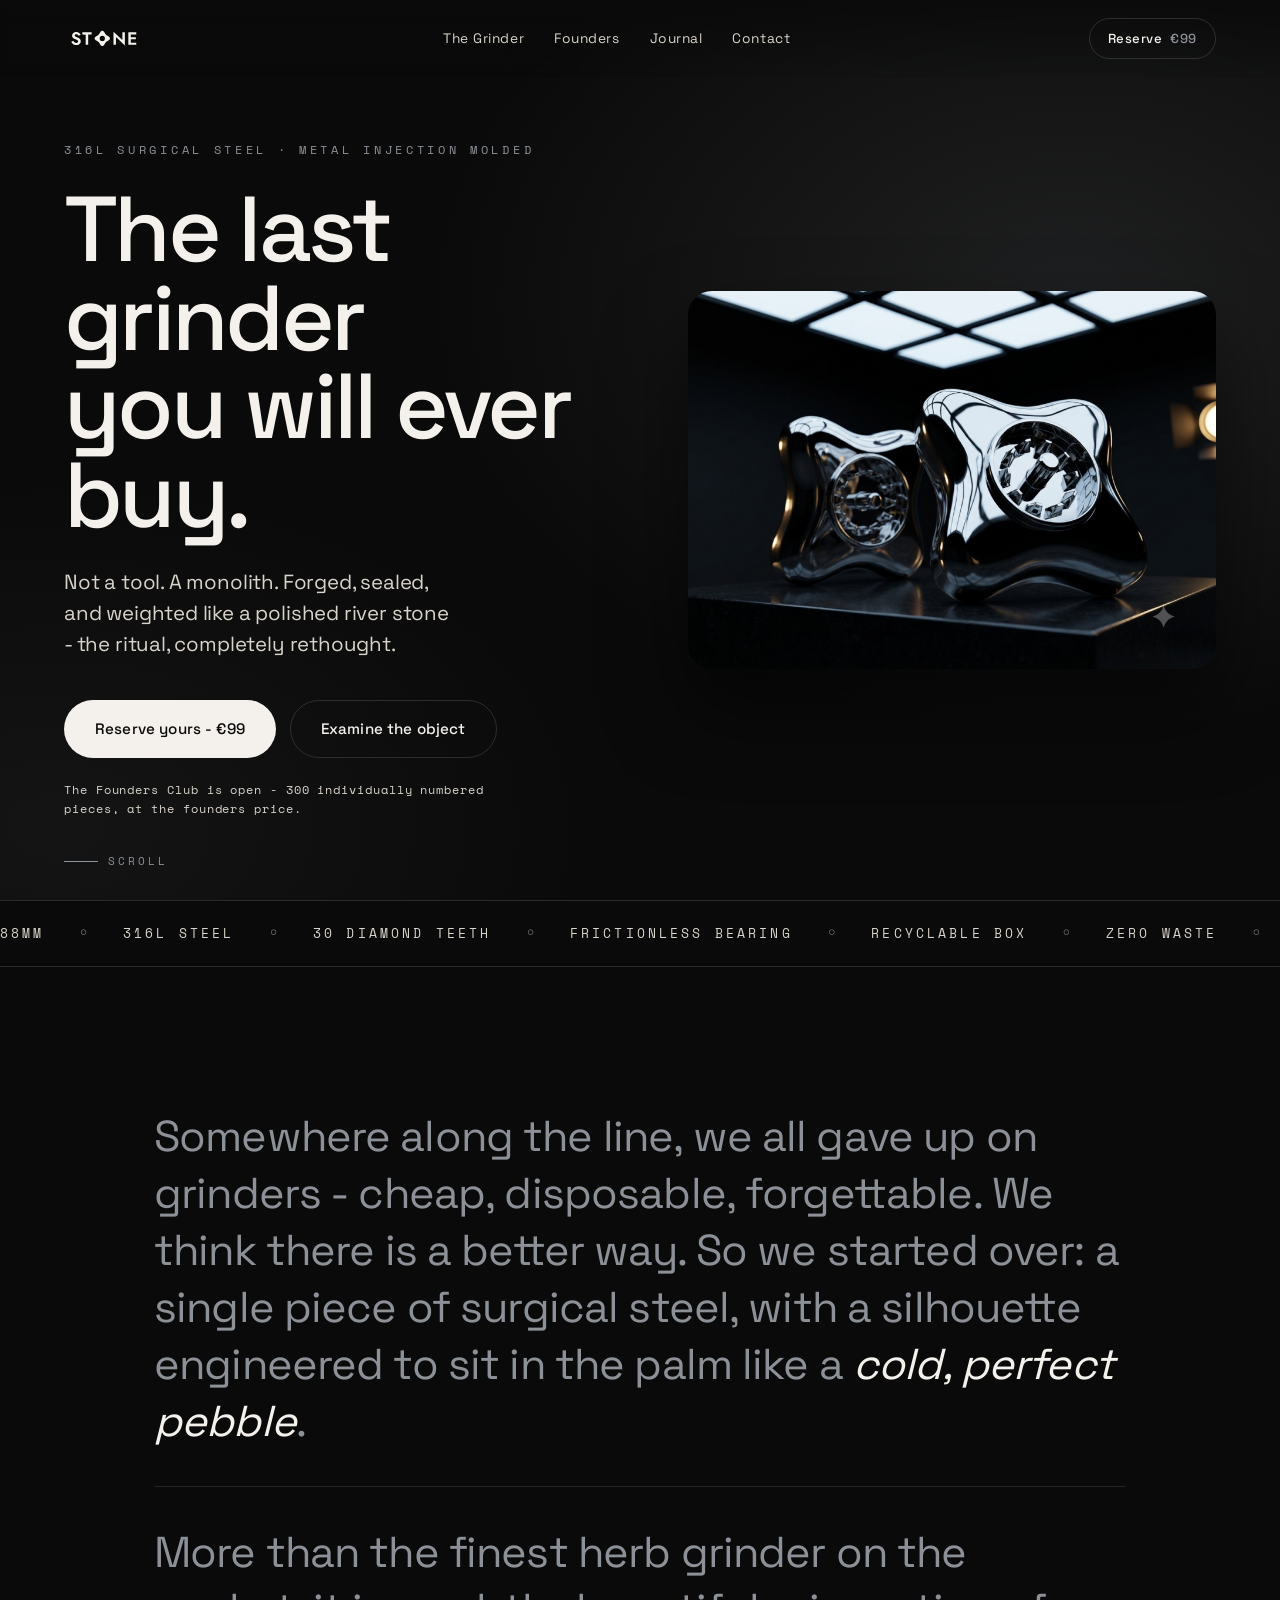
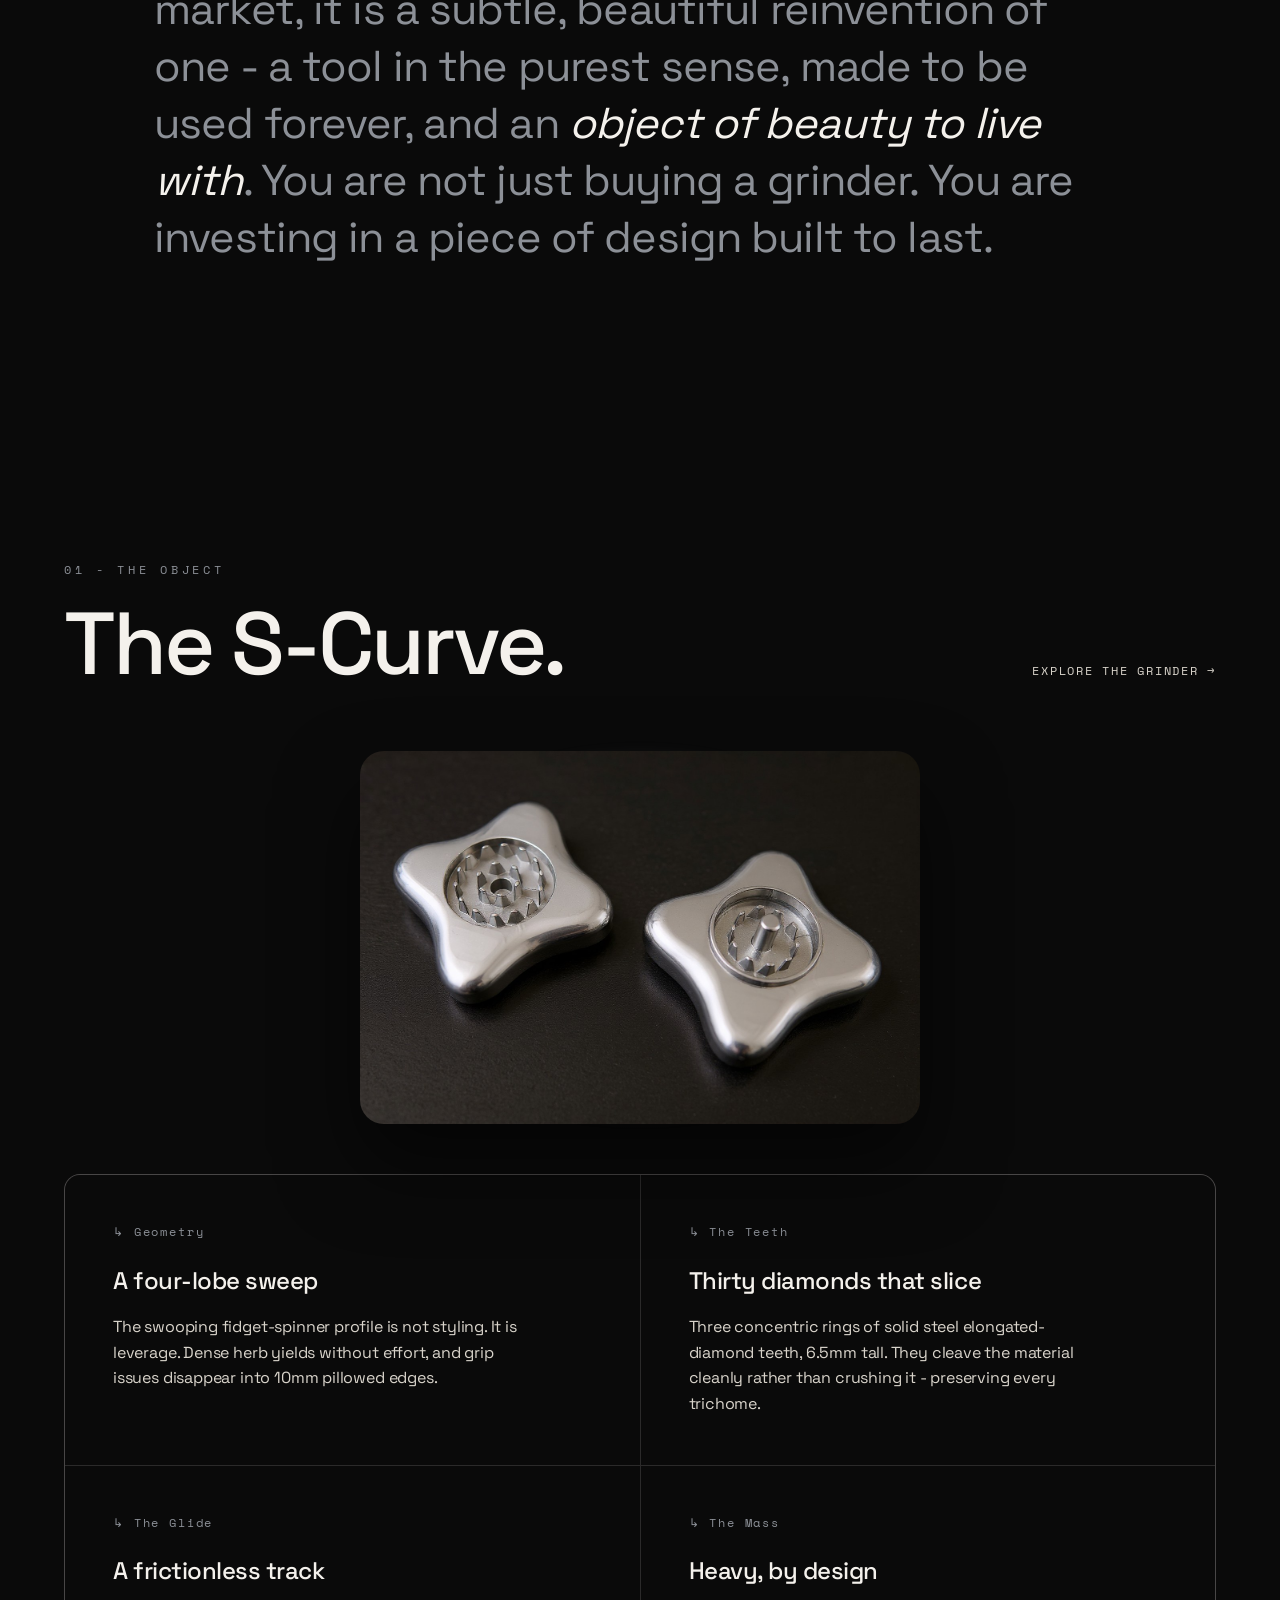
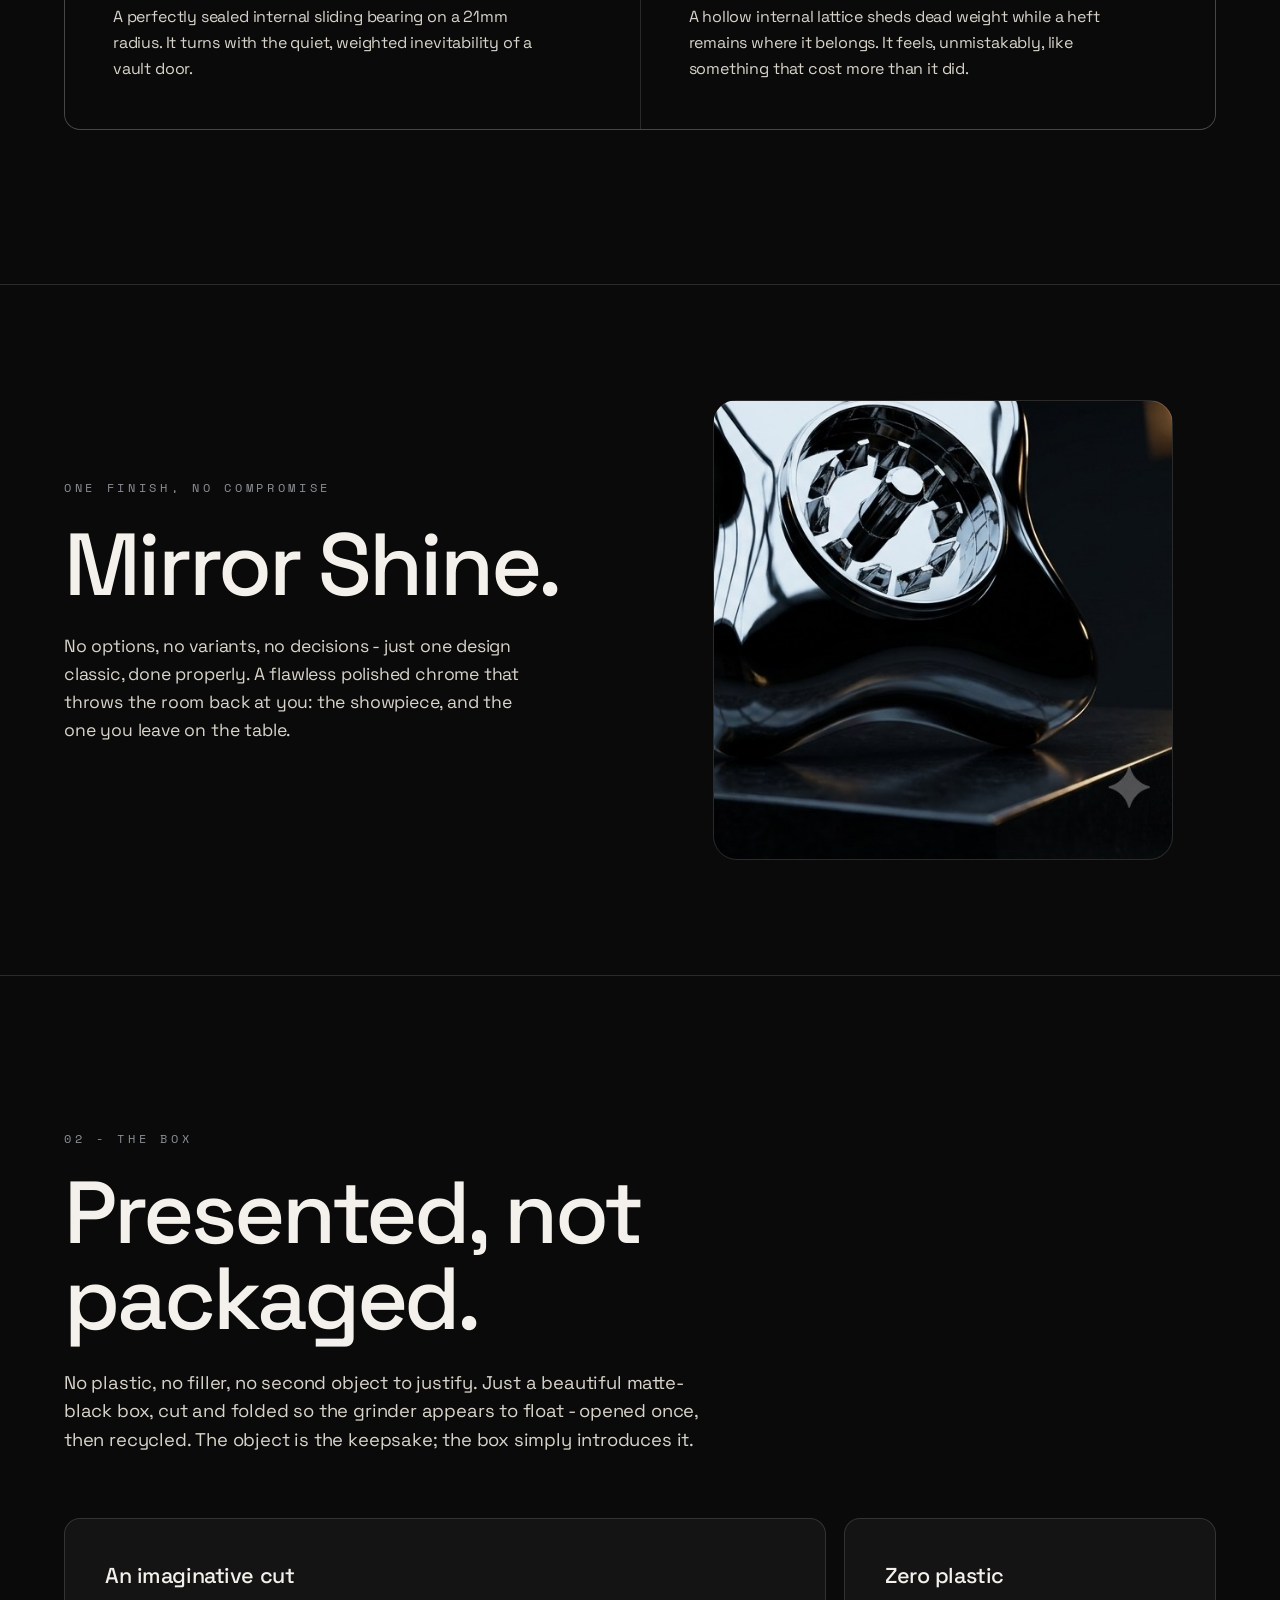
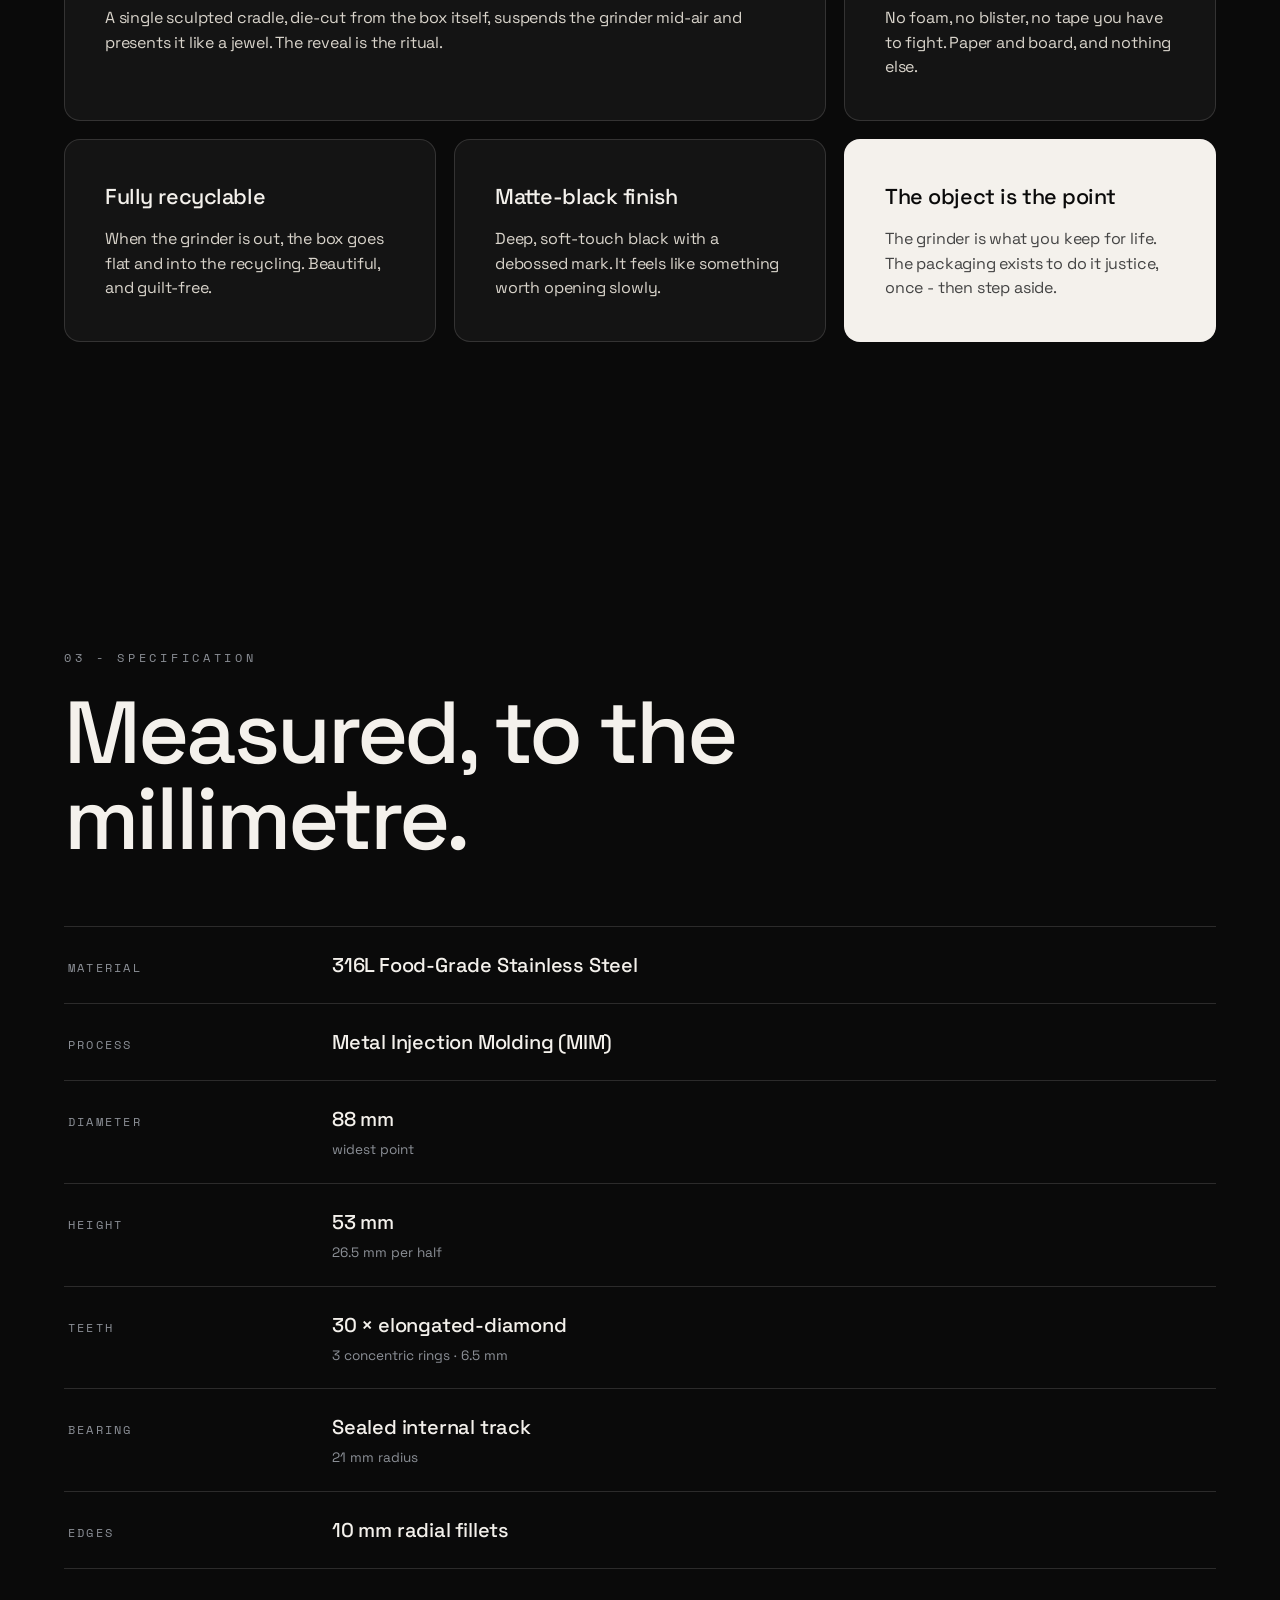
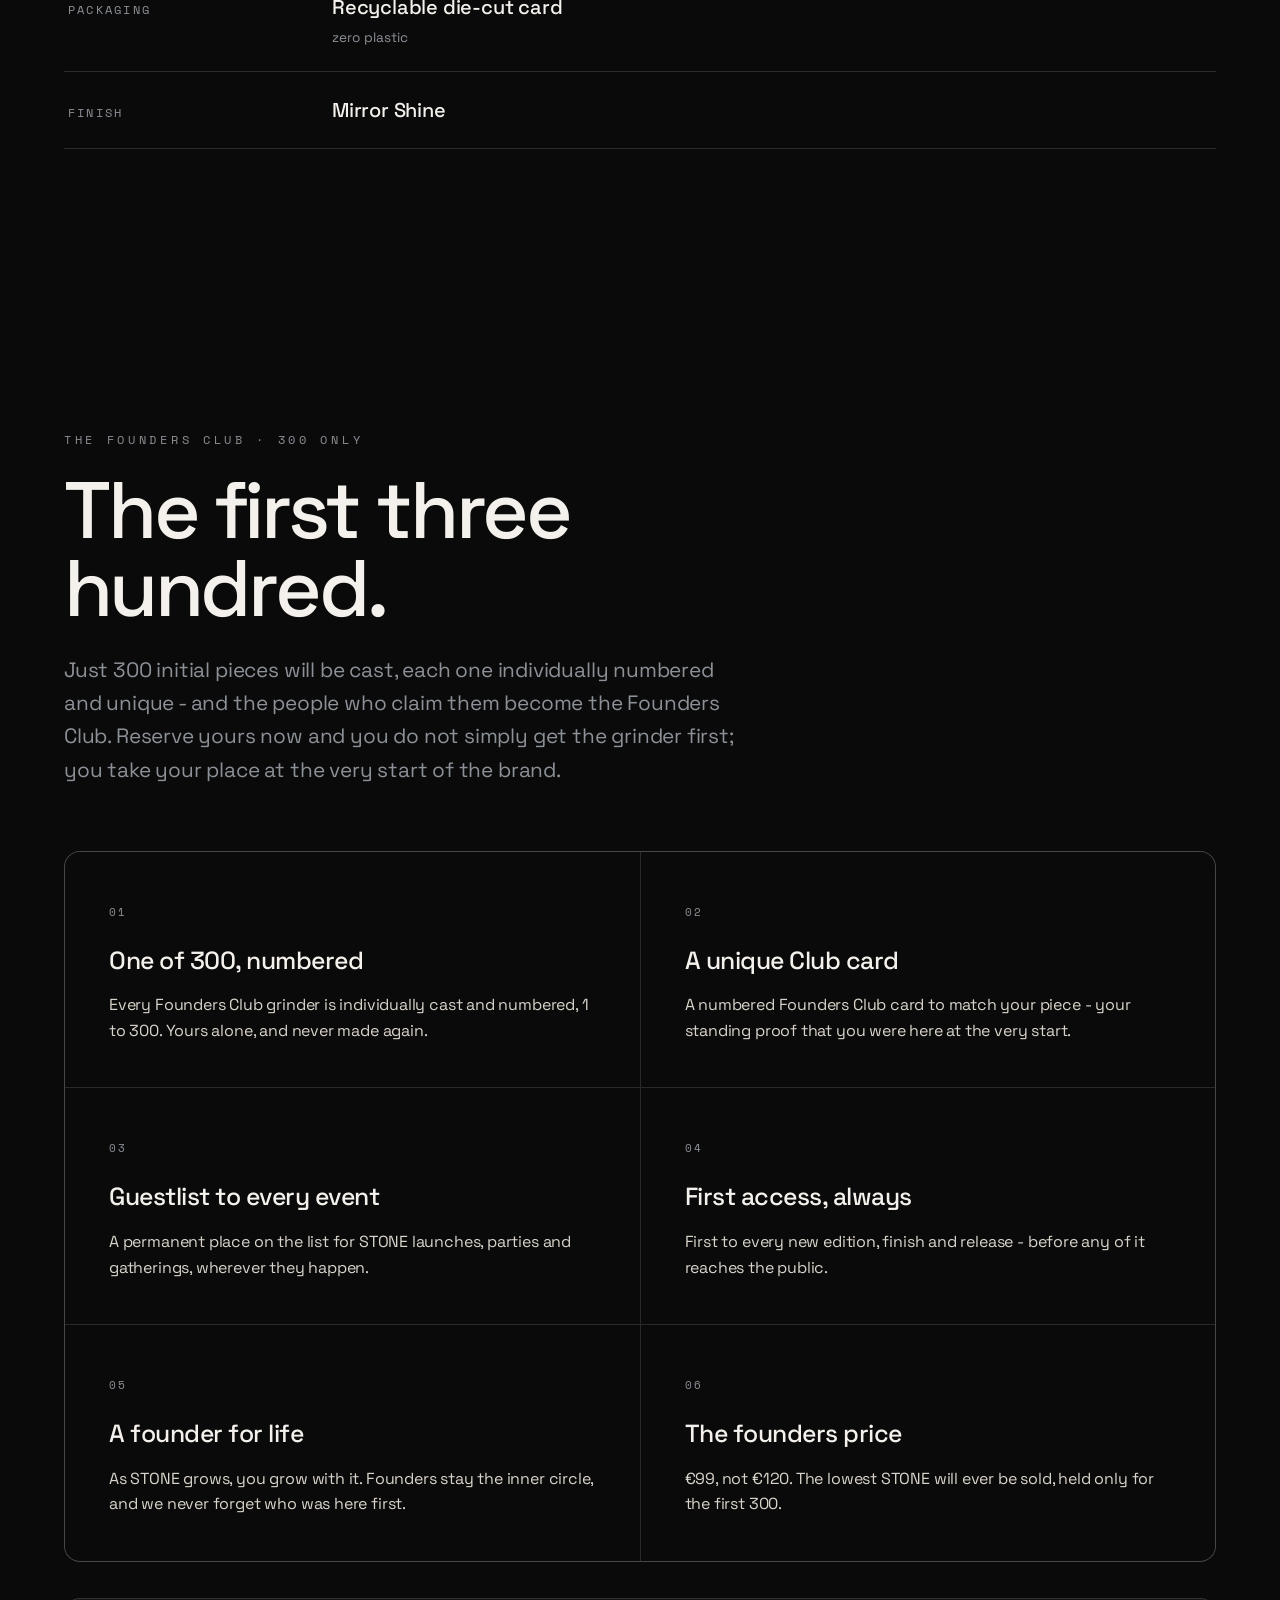
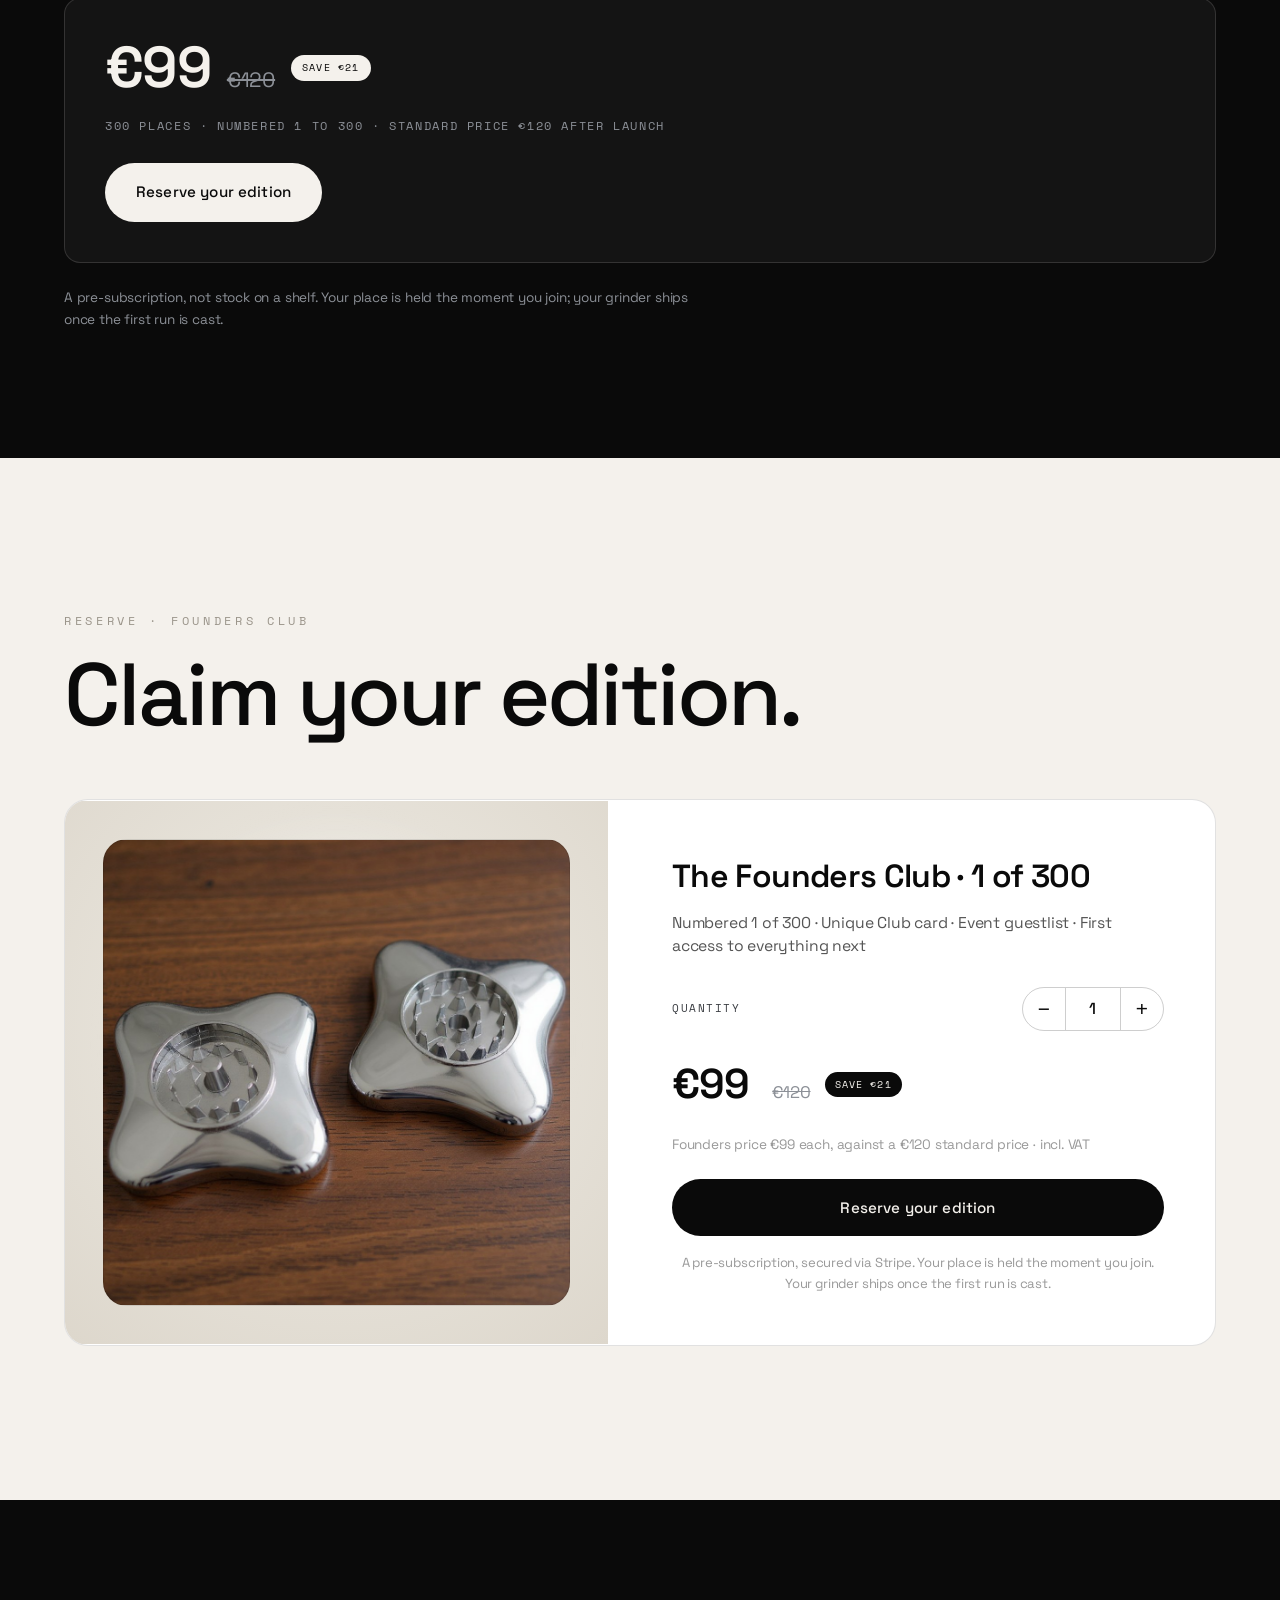
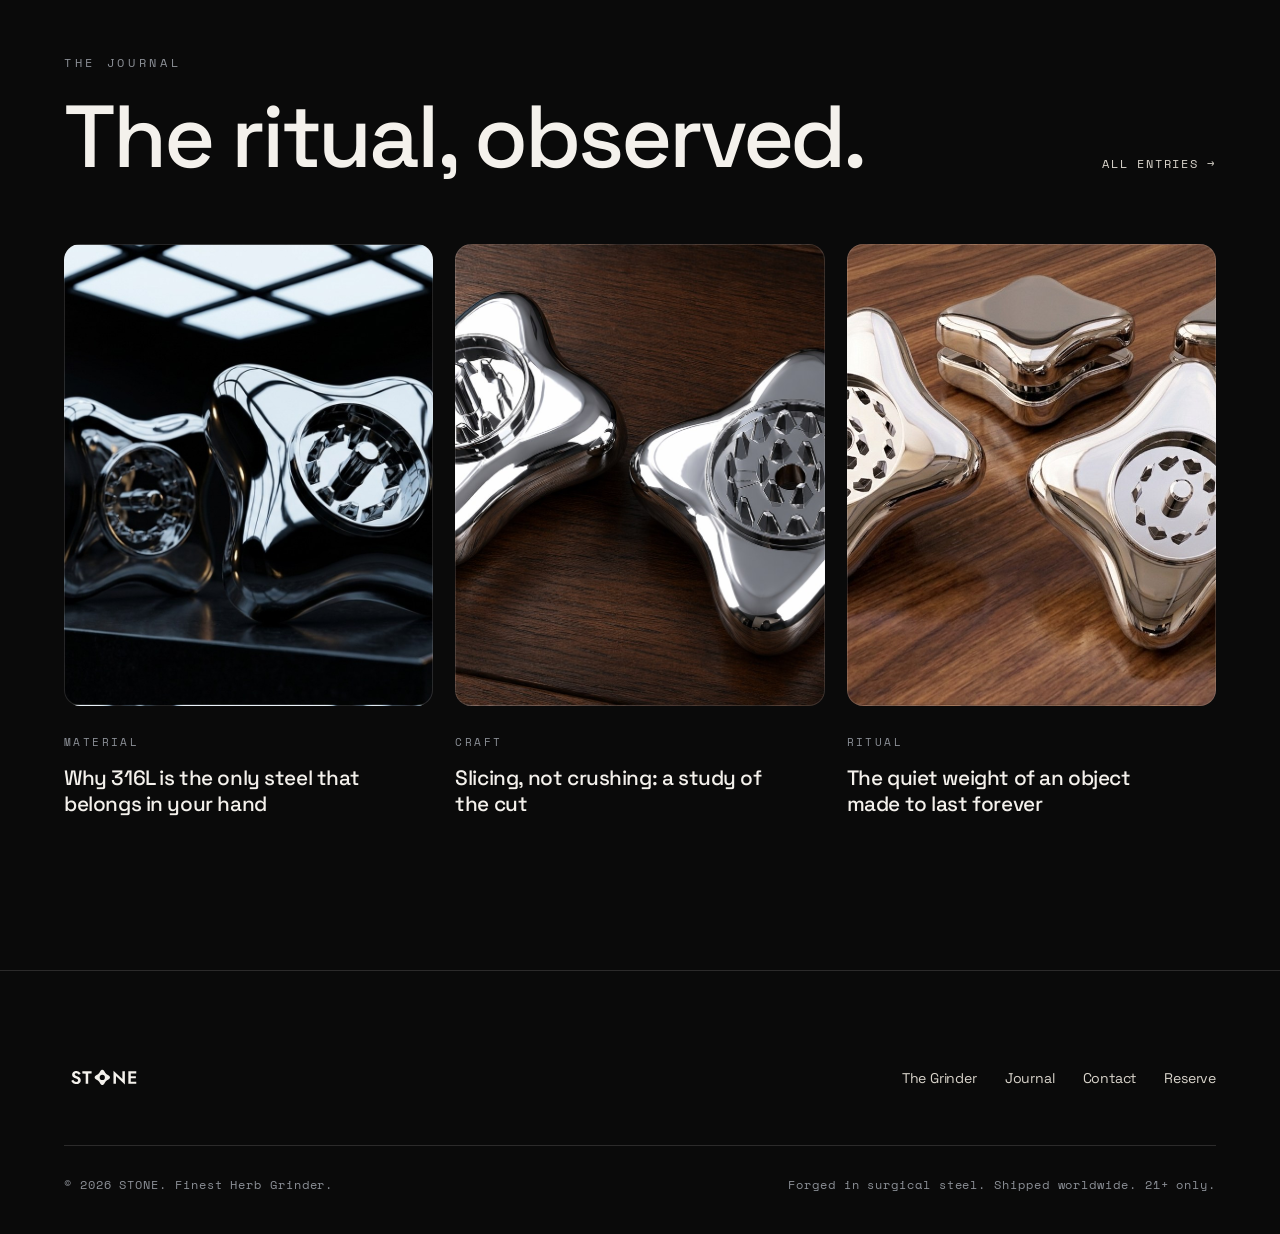
<file: index.html>
<!DOCTYPE html>
<html lang="en">
<head>
  <meta charset="UTF-8">
  <meta name="viewport" content="width=device-width, initial-scale=1.0">
  <title>STONE - Finest Herb Grinder</title>
  <meta name="description" content="The STONE S-Curve grinder. Forged from 316L surgical steel, in beautiful, recyclable, plastic-free packaging. Finest Herb Grinder.">
  <link rel="canonical" href="https://stonegrinder.co/">
  <link rel="icon" type="image/svg+xml" href="assets/favicon.svg">
  <meta property="og:title" content="STONE - Finest Herb Grinder">
  <meta property="og:description" content="316L surgical steel. Recyclable, plastic-free packaging. Finest Herb Grinder.">
  <meta property="og:type" content="website">
  <meta property="og:url" content="https://stonegrinder.co/">
  <meta name="twitter:card" content="summary_large_image">
  <link rel="preconnect" href="https://fonts.googleapis.com">
  <link rel="preconnect" href="https://fonts.gstatic.com" crossorigin>
  <link href="https://fonts.googleapis.com/css2?family=Space+Grotesk:wght@400;500;600;700&family=Space+Mono:wght@400;700&display=swap" rel="stylesheet">
  <link rel="stylesheet" href="style.css?v=11">
  <!-- VisitorTracking -->
  <script async defer src='https://app.visitortracking.com/assets/js/tracer.js'></script>
  <script>
  function init_tracer() {
     var tracer = new Tracer({
     websiteId : "1bc3e11a-4b26-4cb4-83b9-be793b3be9f8",
     async : true,
     debug : false });
   }
  </script>
</head>
<body>

  <!-- ░░ NAV ░░ -->
  <header class="nav" id="nav">
    <a href="#top" class="nav__brand" aria-label="STONE home">
      <img class="nav__logo" src="assets/stone-wordmark-white.svg" alt="STONE" width="723" height="305">
    </a>
    <nav class="nav__links" aria-label="Primary">
      <a href="the-grinder">The Grinder</a>
      <a href="#founders">Founders</a>
      <a href="journal/">Journal</a>
      <a href="contact">Contact</a>
    </nav>
    <a href="#founders" class="nav__cta">Reserve <span>€99</span></a>
  </header>

  <main id="top">

    <!-- ░░ HERO ░░ -->
    <section class="hero">
      <div class="hero__grain" aria-hidden="true"></div>
      <div class="hero__inner">
        <p class="eyebrow reveal">316L Surgical Steel · Metal Injection Molded</p>
        <h1 class="hero__title reveal">The last grinder<br>you will ever buy.</h1>
        <p class="hero__sub reveal">Not a tool. A monolith. Forged, sealed, and weighted like a polished river stone - the ritual, completely rethought.</p>
        <div class="hero__actions reveal">
          <a href="#founders" class="btn btn--solid">Reserve yours - €99</a>
          <a href="#object" class="btn btn--ghost">Examine the object</a>
        </div>
        <p class="hero__founders reveal">The Founders Club is open - 300 individually numbered pieces, at the founders price.</p>
      </div>

      <figure class="stage hero__stage hero__stage--photo reveal">
        <div class="stage__halo" aria-hidden="true"></div>
        <img class="stage__photo" src="assets/img/hero-grinder.jpg" alt="The STONE S-Curve grinder, Mirror Shine" width="1209" height="864">
      </figure>

      <a href="#object" class="hero__scroll" aria-label="Scroll">Scroll</a>
    </section>

    <!-- ░░ MARQUEE ░░ -->
    <div class="marquee" aria-hidden="true">
      <div class="marquee__track">
        <span>88MM</span><i>◦</i><span>316L STEEL</span><i>◦</i><span>30 DIAMOND TEETH</span><i>◦</i><span>FRICTIONLESS BEARING</span><i>◦</i><span>RECYCLABLE BOX</span><i>◦</i><span>ZERO WASTE</span><i>◦</i>
        <span>88MM</span><i>◦</i><span>316L STEEL</span><i>◦</i><span>30 DIAMOND TEETH</span><i>◦</i><span>FRICTIONLESS BEARING</span><i>◦</i><span>RECYCLABLE BOX</span><i>◦</i><span>ZERO WASTE</span><i>◦</i>
      </div>
    </div>

    <!-- ░░ MANIFESTO ░░ -->
    <section class="manifesto">
      <p class="manifesto__text reveal">
        Somewhere along the line, we all gave up on grinders - cheap, disposable, forgettable.
        We think there is a better way. So we started over: a single piece of surgical steel,
        with a silhouette engineered to sit in the palm like a <em>cold, perfect pebble</em>.
      </p>
      <p class="manifesto__text manifesto__text--punch reveal">
        More than the finest herb grinder on the market, it is a subtle, beautiful reinvention of one -
        a tool in the purest sense, made to be used forever, and an <em>object of beauty to live with</em>.
        You are not just buying a grinder. You are investing in a piece of design built to last.
      </p>
    </section>

    <!-- ░░ OBJECT ░░ -->
    <section class="section section--object" id="object">
      <div class="section__head section__head--row">
        <div>
          <span class="kicker">01 - The Object</span>
          <h2 class="section__title reveal">The S-Curve.</h2>
        </div>
        <a class="journal__all" href="the-grinder">Explore the grinder →</a>
      </div>

      <figure class="stage stage--lg is-photo reveal">
        <div class="stage__halo" aria-hidden="true"></div>
        <img class="stage__photo" src="assets/img/cad-object.jpg?v=2" alt="The STONE S-Curve grinder, both halves open showing the diamond teeth" width="1400" height="933">
      </figure>

      <div class="features">
        <article class="feature reveal">
          <span class="feature__no">↳ Geometry</span>
          <h3>A four-lobe sweep</h3>
          <p>The swooping fidget-spinner profile is not styling. It is leverage. Dense herb yields without effort, and grip issues disappear into 10mm pillowed edges.</p>
        </article>
        <article class="feature reveal">
          <span class="feature__no">↳ The Teeth</span>
          <h3>Thirty diamonds that slice</h3>
          <p>Three concentric rings of solid steel elongated-diamond teeth, 6.5mm tall. They cleave the material cleanly rather than crushing it - preserving every trichome.</p>
        </article>
        <article class="feature reveal">
          <span class="feature__no">↳ The Glide</span>
          <h3>A frictionless track</h3>
          <p>A perfectly sealed internal sliding bearing on a 21mm radius. It turns with the quiet, weighted inevitability of a vault door.</p>
        </article>
        <article class="feature reveal">
          <span class="feature__no">↳ The Mass</span>
          <h3>Heavy, by design</h3>
          <p>A hollow internal lattice sheds dead weight while a heft remains where it belongs. It feels, unmistakably, like something that cost more than it did.</p>
        </article>
      </div>
    </section>

    <!-- ░░ FINISH SWITCH ░░ -->
    <section class="finish" id="finish">
      <div class="finish__copy">
        <span class="kicker">One finish, no compromise</span>
        <h2 class="section__title reveal">Mirror Shine.</h2>
        <p class="finish__desc reveal">No options, no variants, no decisions - just one design classic, done properly. A flawless polished chrome that throws the room back at you: the showpiece, and the one you leave on the table.</p>
      </div>
      <figure class="stage finish__stage reveal">
        <div class="stage__halo" aria-hidden="true"></div>
        <div class="ph ph--hero has-img" style="background-image:url('assets/img/finish-mirror.jpg');background-size:cover;background-position:center"></div>
      </figure>
    </section>

    <!-- ░░ VAULT ░░ -->
    <section class="section section--vault" id="vault">
      <div class="section__head">
        <span class="kicker">02 - The Box</span>
        <h2 class="section__title reveal">Presented, not packaged.</h2>
        <p class="section__lede reveal">No plastic, no filler, no second object to justify. Just a beautiful matte-black box, cut and folded so the grinder appears to float - opened once, then recycled. The object is the keepsake; the box simply introduces it.</p>
      </div>

      <div class="vault__grid">
        <article class="vault__card vault__card--wide reveal">
          <h3>An imaginative cut</h3>
          <p>A single sculpted cradle, die-cut from the box itself, suspends the grinder mid-air and presents it like a jewel. The reveal is the ritual.</p>
        </article>
        <article class="vault__card reveal">
          <h3>Zero plastic</h3>
          <p>No foam, no blister, no tape you have to fight. Paper and board, and nothing else.</p>
        </article>
        <article class="vault__card reveal">
          <h3>Fully recyclable</h3>
          <p>When the grinder is out, the box goes flat and into the recycling. Beautiful, and guilt-free.</p>
        </article>
        <article class="vault__card reveal">
          <h3>Matte-black finish</h3>
          <p>Deep, soft-touch black with a debossed mark. It feels like something worth opening slowly.</p>
        </article>
        <article class="vault__card vault__card--accent reveal">
          <h3>The object is the point</h3>
          <p>The grinder is what you keep for life. The packaging exists to do it justice, once - then step aside.</p>
        </article>
      </div>
    </section>

    <!-- ░░ SPEC SHEET ░░ -->
    <section class="section section--spec" id="spec">
      <div class="section__head">
        <span class="kicker">03 - Specification</span>
        <h2 class="section__title reveal">Measured, to the millimetre.</h2>
      </div>
      <dl class="spec">
        <div class="spec__row reveal"><dt>Material</dt><dd>316L Food-Grade Stainless Steel</dd></div>
        <div class="spec__row reveal"><dt>Process</dt><dd>Metal Injection Molding (MIM)</dd></div>
        <div class="spec__row reveal"><dt>Diameter</dt><dd>88 mm <span>widest point</span></dd></div>
        <div class="spec__row reveal"><dt>Height</dt><dd>53 mm <span>26.5 mm per half</span></dd></div>
        <div class="spec__row reveal"><dt>Teeth</dt><dd>30 × elongated-diamond <span>3 concentric rings · 6.5 mm</span></dd></div>
        <div class="spec__row reveal"><dt>Bearing</dt><dd>Sealed internal track <span>21 mm radius</span></dd></div>
        <div class="spec__row reveal"><dt>Edges</dt><dd>10 mm radial fillets</dd></div>
        <div class="spec__row reveal"><dt>Packaging</dt><dd>Recyclable die-cut card <span>zero plastic</span></dd></div>
        <div class="spec__row reveal"><dt>Finish</dt><dd>Mirror Shine</dd></div>
      </dl>
    </section>

    <!-- ░░ FOUNDERS ░░ -->
    <section class="founders" id="founders">
      <div class="founders__inner">
        <div class="founders__head">
          <span class="kicker">The Founders Club · 300 only</span>
          <h2 class="founders__title reveal">The first three hundred.</h2>
          <p class="founders__lede reveal">Just 300 initial pieces will be cast, each one individually numbered and unique - and the people who claim them become the Founders Club. Reserve yours now and you do not simply get the grinder first; you take your place at the very start of the brand.</p>
        </div>
        <div class="founders__grid">
          <article class="founders__perk reveal"><span class="founders__no">01</span><h3>One of 300, numbered</h3><p>Every Founders Club grinder is individually cast and numbered, 1 to 300. Yours alone, and never made again.</p></article>
          <article class="founders__perk reveal"><span class="founders__no">02</span><h3>A unique Club card</h3><p>A numbered Founders Club card to match your piece - your standing proof that you were here at the very start.</p></article>
          <article class="founders__perk reveal"><span class="founders__no">03</span><h3>Guestlist to every event</h3><p>A permanent place on the list for STONE launches, parties and gatherings, wherever they happen.</p></article>
          <article class="founders__perk reveal"><span class="founders__no">04</span><h3>First access, always</h3><p>First to every new edition, finish and release - before any of it reaches the public.</p></article>
          <article class="founders__perk reveal"><span class="founders__no">05</span><h3>A founder for life</h3><p>As STONE grows, you grow with it. Founders stay the inner circle, and we never forget who was here first.</p></article>
          <article class="founders__perk reveal"><span class="founders__no">06</span><h3>The founders price</h3><p>€99, not €120. The lowest STONE will ever be sold, held only for the first 300.</p></article>
        </div>
        <div class="founders__cta reveal">
          <div class="founders__price">
            <span class="founders__amt">€99</span>
            <span class="founders__was">€120</span>
            <span class="founders__save">Save €21</span>
            <span class="founders__slots">300 places · numbered 1 to 300 · standard price €120 after launch</span>
          </div>
          <a href="#acquire" class="btn btn--solid">Reserve your edition</a>
        </div>
        <p class="founders__fine">A pre-subscription, not stock on a shelf. Your place is held the moment you join; your grinder ships once the first run is cast.</p>
      </div>
    </section>

    <!-- ░░ ACQUIRE ░░ -->
    <section class="acquire" id="acquire">
      <div class="acquire__inner">
        <span class="kicker">Reserve · Founders Club</span>
        <h2 class="acquire__title reveal">Claim your edition.</h2>
        <div class="buy reveal">
          <div class="buy__media">
            <div class="stage__halo" aria-hidden="true"></div>
            <div class="ph ph--light has-img" style="background-image:url('assets/img/cad-buy.jpg?v=2');background-size:cover;background-position:center"></div>
          </div>
          <div class="buy__detail">
            <h3>The Founders Club · 1 of 300</h3>
            <p class="buy__inc">Numbered 1 of 300 · Unique Club card · Event guestlist · First access to everything next</p>
            <div class="buy__qty">
              <span>Quantity</span>
              <div class="qty">
                <button class="qty__btn" type="button" data-qty="-1" aria-label="Decrease quantity">−</button>
                <input class="qty__input" id="buyQty" type="number" min="1" max="300" value="1" inputmode="numeric" aria-label="Quantity">
                <button class="qty__btn" type="button" data-qty="1" aria-label="Increase quantity">+</button>
              </div>
            </div>
            <div class="buy__price"><span class="buy__amt" id="buyAmt">€99</span><span class="buy__was" id="buyWas">€120</span><span class="buy__save" id="buySave">Save €21</span></div>
            <p class="buy__vat">Founders price €99 each, against a €120 standard price · incl. VAT</p>
            <button class="btn btn--solid btn--block" id="checkout" data-finish="mirror">Reserve your edition</button>
            <p class="buy__note">A pre-subscription, secured via Stripe. Your place is held the moment you join. Your grinder ships once the first run is cast.</p>
          </div>
        </div>
      </div>
    </section>

    <!-- ░░ JOURNAL ░░ -->
    <section class="section section--journal" id="journal">
      <div class="section__head section__head--row">
        <div>
          <span class="kicker">The Journal</span>
          <h2 class="section__title reveal">The ritual, observed.</h2>
        </div>
        <a class="journal__all" href="journal/">All entries →</a>
      </div>
      <div class="journal">
        <a class="jcard reveal" href="journal/why-316l-steel">
          <div class="jcard__img" aria-hidden="true" style="background-image:url('assets/img/journal-material.jpg');background-size:cover;background-position:center"></div>
          <span class="jcard__meta">Material</span>
          <h3>Why 316L is the only steel that belongs in your hand</h3>
        </a>
        <a class="jcard reveal" href="journal/slicing-not-crushing">
          <div class="jcard__img" aria-hidden="true" style="background-image:url('assets/img/journal-craft.jpg');background-size:cover;background-position:center"></div>
          <span class="jcard__meta">Craft</span>
          <h3>Slicing, not crushing: a study of the cut</h3>
        </a>
        <a class="jcard reveal" href="journal/the-quiet-weight">
          <div class="jcard__img" aria-hidden="true" style="background-image:url('assets/img/journal-ritual.jpg');background-size:cover;background-position:center"></div>
          <span class="jcard__meta">Ritual</span>
          <h3>The quiet weight of an object made to last forever</h3>
        </a>
      </div>
    </section>

  </main>

  <!-- ░░ FOOTER ░░ -->
  <footer class="footer">
    <div class="footer__top">
      <a href="#top" class="footer__brand" aria-label="STONE">
        <img class="footer__logo" src="assets/stone-wordmark-white.svg" alt="STONE" width="723" height="305">
      </a>
      <nav class="footer__nav" aria-label="Footer">
        <a href="the-grinder">The Grinder</a>
        <a href="journal/">Journal</a>
        <a href="contact">Contact</a>
        <a href="#founders">Reserve</a>
      </nav>
    </div>
    <div class="footer__bottom">
      <p>© 2026 STONE. Finest Herb Grinder.</p>
      <p>Forged in surgical steel. Shipped worldwide. 21+ only.</p>
    </div>
  </footer>

  <script src="app.js?v=8"></script>
</body>
</html>
</file>
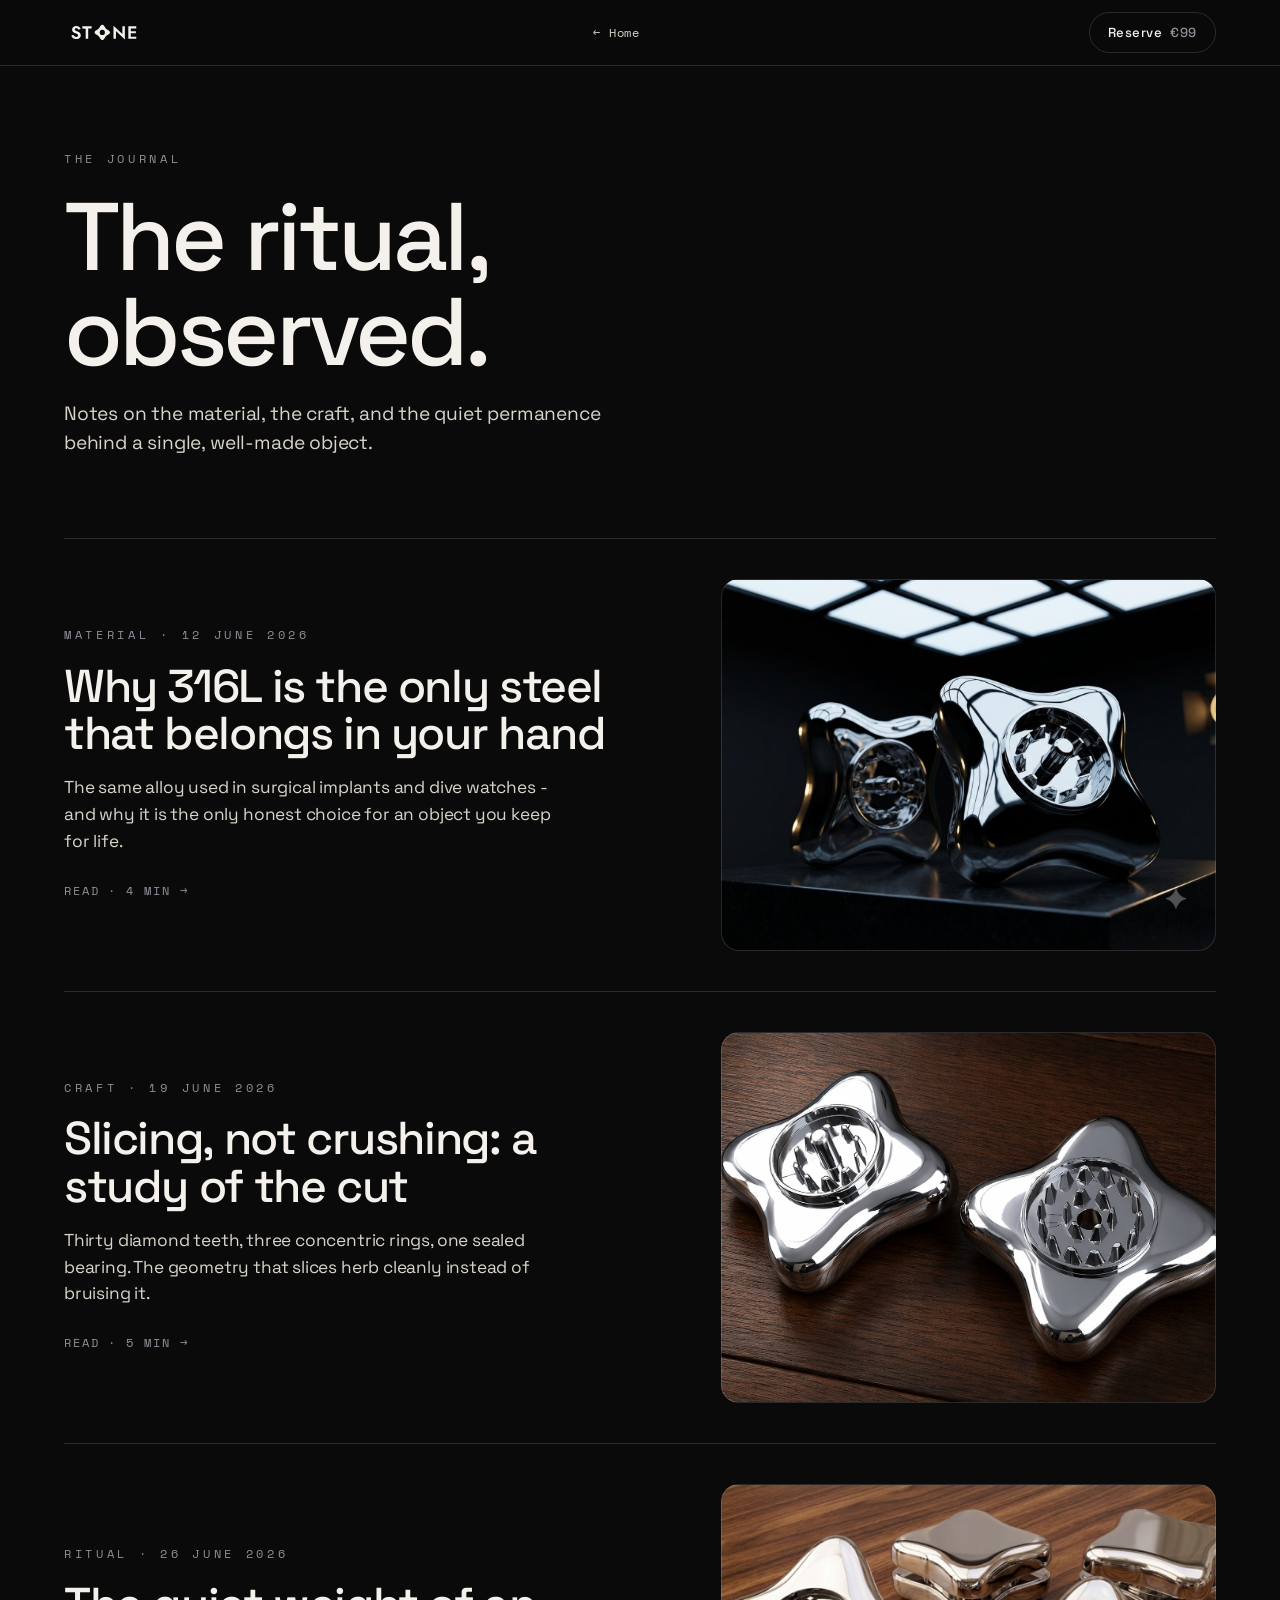
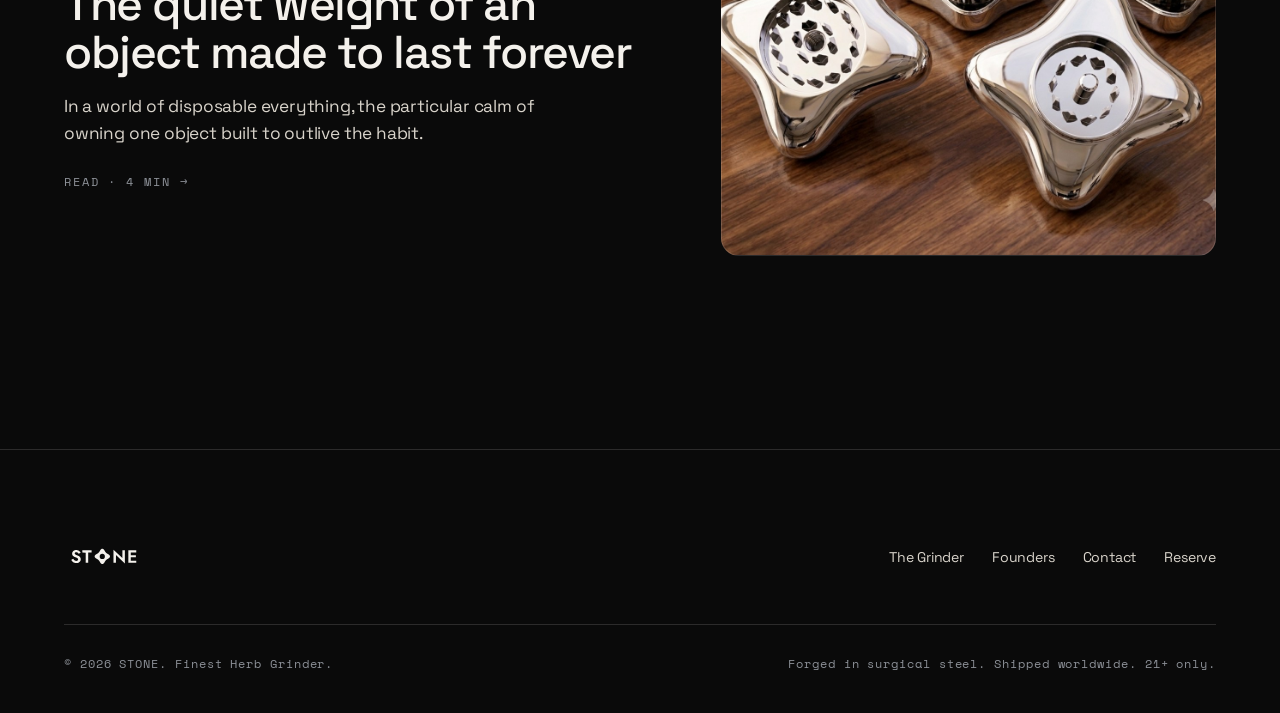
<file: journal/index.html>
<!DOCTYPE html>
<html lang="en">
<head>
  <meta charset="UTF-8">
  <meta name="viewport" content="width=device-width, initial-scale=1.0">
  <title>The Journal - STONE</title>
  <meta name="description" content="The ritual, observed. Notes on material, craft, and permanence from STONE - makers of the last grinder you will ever buy.">
  <link rel="canonical" href="https://stonegrinder.co/journal/">
  <link rel="icon" type="image/svg+xml" href="../assets/favicon.svg">
  <meta property="og:type" content="website">
  <meta property="og:title" content="The Journal - STONE">
  <meta property="og:description" content="Notes on material, craft, and permanence from STONE.">
  <meta property="og:url" content="https://stonegrinder.co/journal/">
  <meta name="twitter:card" content="summary_large_image">
  <link rel="preconnect" href="https://fonts.googleapis.com">
  <link rel="preconnect" href="https://fonts.gstatic.com" crossorigin>
  <link href="https://fonts.googleapis.com/css2?family=Space+Grotesk:wght@400;500;600;700&family=Space+Mono:wght@400;700&display=swap" rel="stylesheet">
  <link rel="stylesheet" href="../style.css?v=7">
  <link rel="stylesheet" href="../journal.css?v=1">
</head>
<body>

  <header class="nav is-stuck" id="nav">
    <a href="../" class="nav__brand" aria-label="STONE home">
      <img class="nav__logo" src="../assets/stone-wordmark-white.svg" alt="STONE" width="723" height="305">
    </a>
    <a href="../" class="j-nav__back">← Home</a>
    <a href="../#founders" class="nav__cta">Reserve <span>€99</span></a>
  </header>

  <main>
    <section class="j-hero">
      <span class="kicker">The Journal</span>
      <h1 class="j-hero__title">The ritual,<br>observed.</h1>
      <p class="j-hero__lede">Notes on the material, the craft, and the quiet permanence behind a single, well-made object.</p>
    </section>

    <section class="j-list">
      <article class="j-feature">
        <a class="ph ph--hero has-img" style="background-image:url('../assets/img/journal-material.jpg?v=2');background-size:cover;background-position:center" href="why-316l-steel" data-label="Material - 316L" aria-label="Read: Why 316L is the only steel that belongs in your hand"></a>
        <div class="j-feature__body">
          <span class="kicker j-feature__cat">Material · 12 June 2026</span>
          <h2><a href="why-316l-steel">Why 316L is the only steel that belongs in your hand</a></h2>
          <p class="j-feature__ex">The same alloy used in surgical implants and dive watches - and why it is the only honest choice for an object you keep for life.</p>
          <span class="j-feature__read">Read · 4 min →</span>
        </div>
      </article>

      <article class="j-feature">
        <a class="ph ph--hero has-img" style="background-image:url('../assets/img/journal-craft.jpg?v=2');background-size:cover;background-position:center" href="slicing-not-crushing" data-label="Craft - the cut" aria-label="Read: Slicing, not crushing"></a>
        <div class="j-feature__body">
          <span class="kicker j-feature__cat">Craft · 19 June 2026</span>
          <h2><a href="slicing-not-crushing">Slicing, not crushing: a study of the cut</a></h2>
          <p class="j-feature__ex">Thirty diamond teeth, three concentric rings, one sealed bearing. The geometry that slices herb cleanly instead of bruising it.</p>
          <span class="j-feature__read">Read · 5 min →</span>
        </div>
      </article>

      <article class="j-feature">
        <a class="ph ph--hero has-img" style="background-image:url('../assets/img/journal-ritual.jpg?v=2');background-size:cover;background-position:center" href="the-quiet-weight" data-label="Ritual - the weight" aria-label="Read: The quiet weight"></a>
        <div class="j-feature__body">
          <span class="kicker j-feature__cat">Ritual · 26 June 2026</span>
          <h2><a href="the-quiet-weight">The quiet weight of an object made to last forever</a></h2>
          <p class="j-feature__ex">In a world of disposable everything, the particular calm of owning one object built to outlive the habit.</p>
          <span class="j-feature__read">Read · 4 min →</span>
        </div>
      </article>
    </section>
  </main>

  <footer class="footer">
    <div class="footer__top">
      <a href="../" class="footer__brand" aria-label="STONE">
        <img class="footer__logo" src="../assets/stone-wordmark-white.svg" alt="STONE" width="723" height="305">
      </a>
      <nav class="footer__nav" aria-label="Footer">
        <a href="../the-grinder">The Grinder</a>
        <a href="../#founders">Founders</a>
        <a href="../contact">Contact</a>
        <a href="../#founders">Reserve</a>
      </nav>
    </div>
    <div class="footer__bottom">
      <p>© 2026 STONE. Finest Herb Grinder.</p>
      <p>Forged in surgical steel. Shipped worldwide. 21+ only.</p>
    </div>
  </footer>

</body>
</html>
</file>
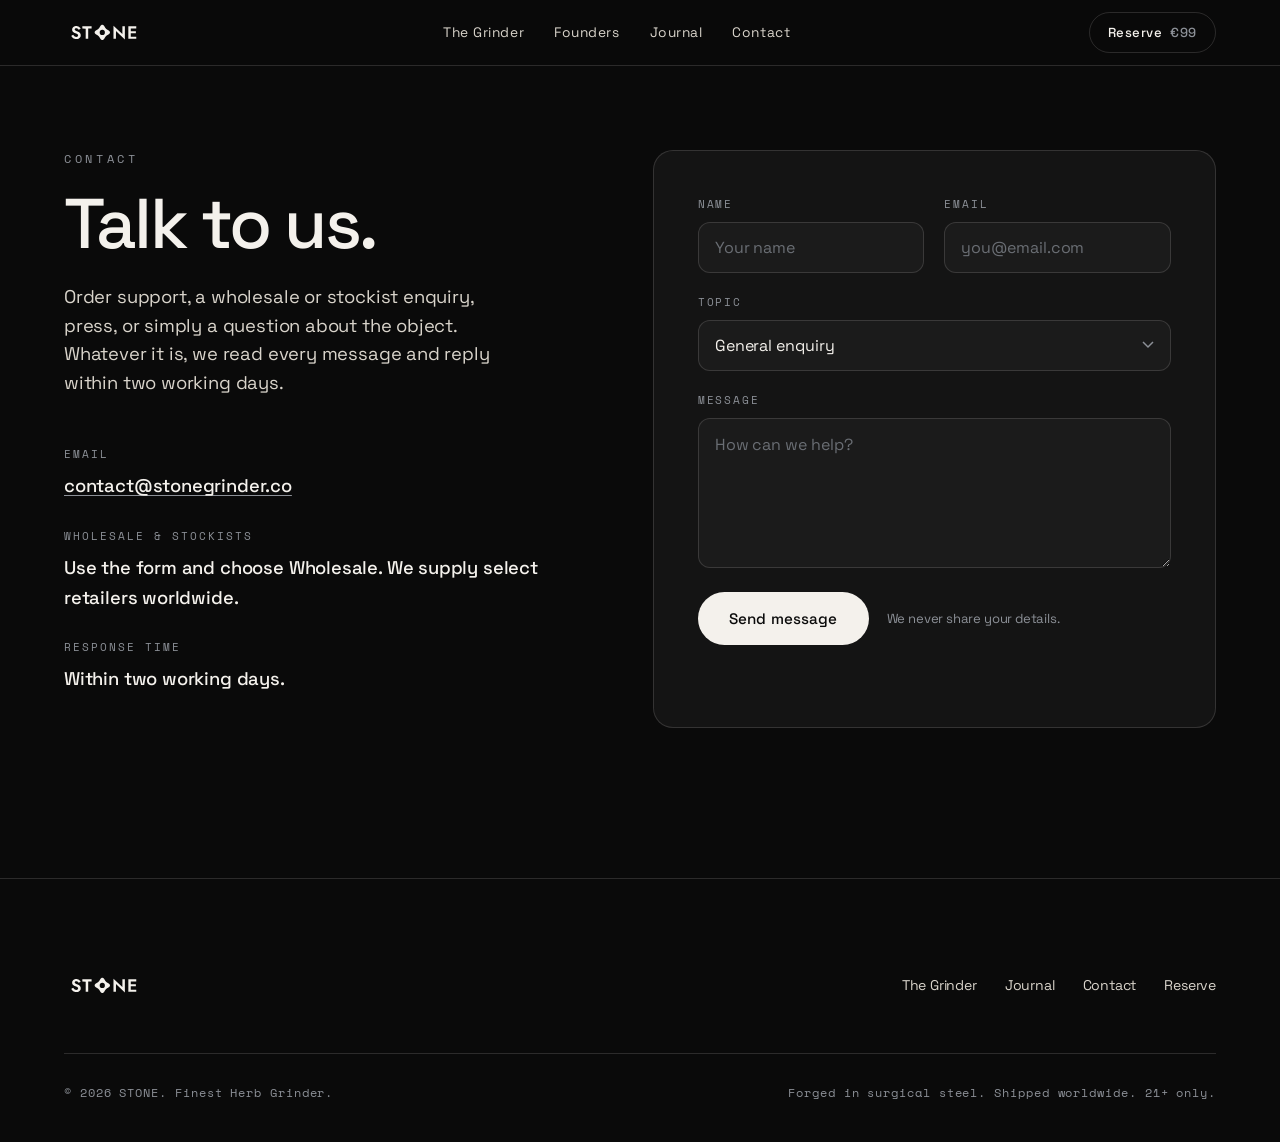
<file: contact.html>
<!DOCTYPE html>
<html lang="en">
<head>
  <meta charset="UTF-8">
  <meta name="viewport" content="width=device-width, initial-scale=1.0">
  <title>Contact - STONE</title>
  <meta name="description" content="Talk to STONE. Order support, wholesale and stockist enquiries, press, and everything else. We reply within two working days.">
  <link rel="canonical" href="https://stonegrinder.co/contact">
  <link rel="icon" type="image/svg+xml" href="assets/favicon.svg">
  <meta property="og:type" content="website">
  <meta property="og:title" content="Contact - STONE">
  <meta property="og:description" content="Order support, wholesale enquiries, press, and everything else.">
  <meta property="og:url" content="https://stonegrinder.co/contact">
  <meta name="twitter:card" content="summary_large_image">
  <link rel="preconnect" href="https://fonts.googleapis.com">
  <link rel="preconnect" href="https://fonts.gstatic.com" crossorigin>
  <link href="https://fonts.googleapis.com/css2?family=Space+Grotesk:wght@400;500;600;700&family=Space+Mono:wght@400;700&display=swap" rel="stylesheet">
  <link rel="stylesheet" href="style.css?v=7">
  <link rel="stylesheet" href="contact.css?v=1">
  <!-- VisitorTracking -->
  <script async defer src='https://app.visitortracking.com/assets/js/tracer.js'></script>
  <script>
  function init_tracer() {
     var tracer = new Tracer({
     websiteId : "1bc3e11a-4b26-4cb4-83b9-be793b3be9f8",
     async : true,
     debug : false });
   }
  </script>
</head>
<body>

  <header class="nav is-stuck" id="nav">
    <a href="index.html" class="nav__brand" aria-label="STONE home">
      <img class="nav__logo" src="assets/stone-wordmark-white.svg" alt="STONE" width="723" height="305">
    </a>
    <nav class="nav__links" aria-label="Primary">
      <a href="the-grinder">The Grinder</a>
      <a href="index.html#founders">Founders</a>
      <a href="journal/">Journal</a>
      <a href="contact">Contact</a>
    </nav>
    <a href="index.html#founders" class="nav__cta">Reserve <span>€99</span></a>
  </header>

  <main>
    <section class="c-wrap">
      <div class="c-intro">
        <span class="kicker">Contact</span>
        <h1 class="c-intro__title">Talk to us.</h1>
        <p class="c-intro__lede">Order support, a wholesale or stockist enquiry, press, or simply a question about the object. Whatever it is, we read every message and reply within two working days.</p>

        <div class="c-direct">
          <div class="c-direct__item">
            <span>Email</span>
            <a href="mailto:contact@stonegrinder.co">contact@stonegrinder.co</a>
          </div>
          <div class="c-direct__item">
            <span>Wholesale &amp; stockists</span>
            <p>Use the form and choose <em>Wholesale</em>. We supply select retailers worldwide.</p>
          </div>
          <div class="c-direct__item">
            <span>Response time</span>
            <p>Within two working days.</p>
          </div>
        </div>
      </div>

      <form class="form" id="contactForm" action="/api/contact" method="post" novalidate>
        <div class="form__row">
          <div class="field">
            <label for="name">Name</label>
            <input type="text" id="name" name="name" autocomplete="name" required placeholder="Your name">
          </div>
          <div class="field">
            <label for="email">Email</label>
            <input type="email" id="email" name="email" autocomplete="email" required placeholder="you@email.com">
          </div>
        </div>

        <div class="field">
          <label for="topic">Topic</label>
          <select id="topic" name="topic">
            <option>General enquiry</option>
            <option>Order support</option>
            <option>Wholesale / stockist</option>
            <option>Press</option>
          </select>
        </div>

        <div class="field">
          <label for="message">Message</label>
          <textarea id="message" name="message" required placeholder="How can we help?"></textarea>
        </div>

        <!-- honeypot: hidden from people, tempting to bots -->
        <div class="field--hp" aria-hidden="true">
          <label for="company">Company</label>
          <input type="text" id="company" name="company" tabindex="-1" autocomplete="off">
        </div>

        <div class="form__actions">
          <button type="submit" class="btn btn--solid" id="contactSubmit">Send message</button>
          <p class="form__note">We never share your details.</p>
        </div>
        <p class="form__status" id="contactStatus" role="status" aria-live="polite"></p>
      </form>
    </section>
  </main>

  <footer class="footer">
    <div class="footer__top">
      <a href="index.html" class="footer__brand" aria-label="STONE">
        <img class="footer__logo" src="assets/stone-wordmark-white.svg" alt="STONE" width="723" height="305">
      </a>
      <nav class="footer__nav" aria-label="Footer">
        <a href="the-grinder">The Grinder</a>
        <a href="journal/">Journal</a>
        <a href="contact">Contact</a>
        <a href="index.html#founders">Reserve</a>
      </nav>
    </div>
    <div class="footer__bottom">
      <p>© 2026 STONE. Finest Herb Grinder.</p>
      <p>Forged in surgical steel. Shipped worldwide. 21+ only.</p>
    </div>
  </footer>

  <script>
    (function () {
      var form = document.getElementById('contactForm');
      var btn = document.getElementById('contactSubmit');
      var status = document.getElementById('contactStatus');
      form.addEventListener('submit', async function (e) {
        e.preventDefault();
        status.className = 'form__status';
        status.textContent = '';
        var data = Object.fromEntries(new FormData(form));
        if (!data.name.trim() || !data.email.trim() || !data.message.trim()) {
          status.className = 'form__status is-error';
          status.textContent = 'Please fill in your name, email, and message.';
          return;
        }
        var original = btn.textContent;
        btn.disabled = true;
        btn.textContent = 'Sending…';
        try {
          var res = await fetch('/api/contact', {
            method: 'POST',
            headers: { 'Content-Type': 'application/json' },
            body: JSON.stringify(data),
          });
          var out = await res.json().catch(function () { return {}; });
          if (res.ok && out.ok) {
            form.reset();
            status.className = 'form__status is-ok';
            status.textContent = 'Thank you. Your message is on its way - we will be in touch shortly.';
          } else if (out.error === 'email_not_configured') {
            status.className = 'form__status is-error';
            status.textContent = 'The contact form is not live yet. Please email contact@stonegrinder.co in the meantime.';
          } else {
            throw new Error(out.error || 'failed');
          }
        } catch (err) {
          status.className = 'form__status is-error';
          status.textContent = 'Something went wrong. Please email contact@stonegrinder.co directly.';
        } finally {
          btn.disabled = false;
          btn.textContent = original;
        }
      });
    })();
  </script>

</body>
</html>
</file>
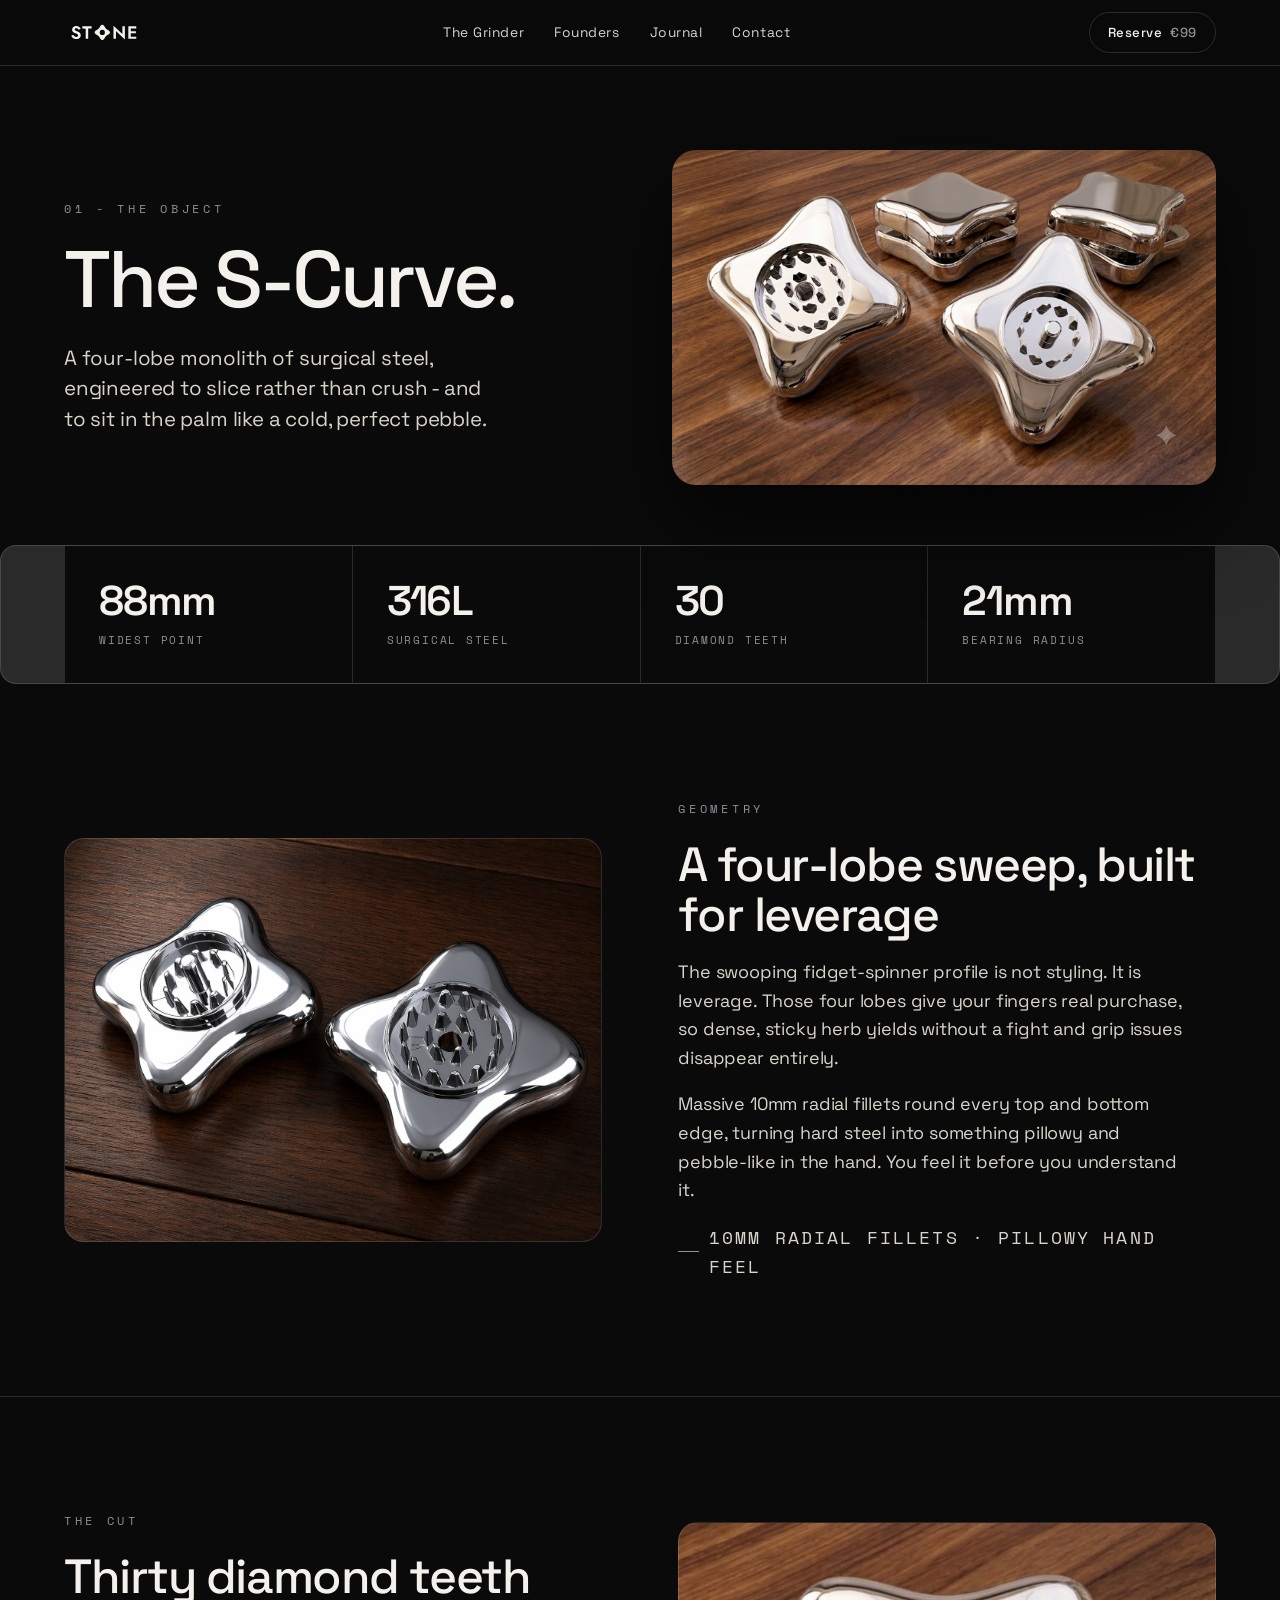
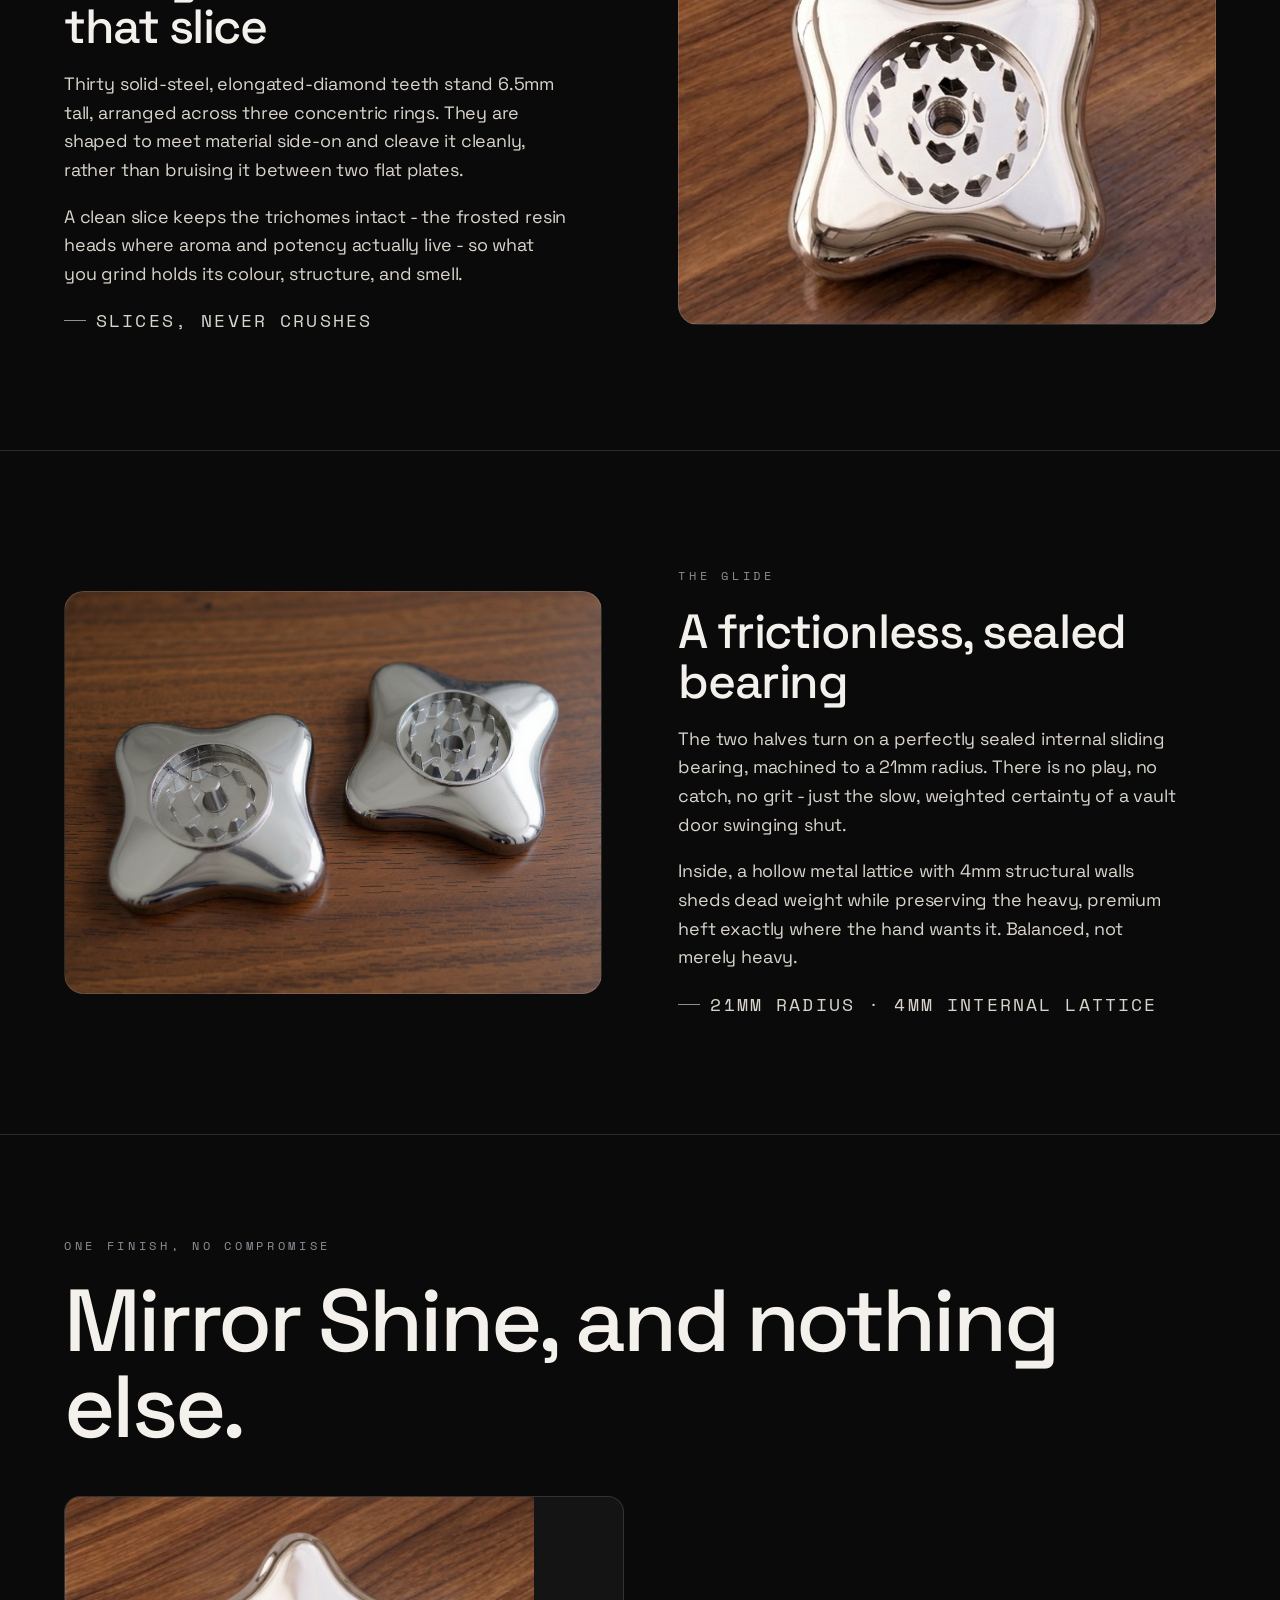
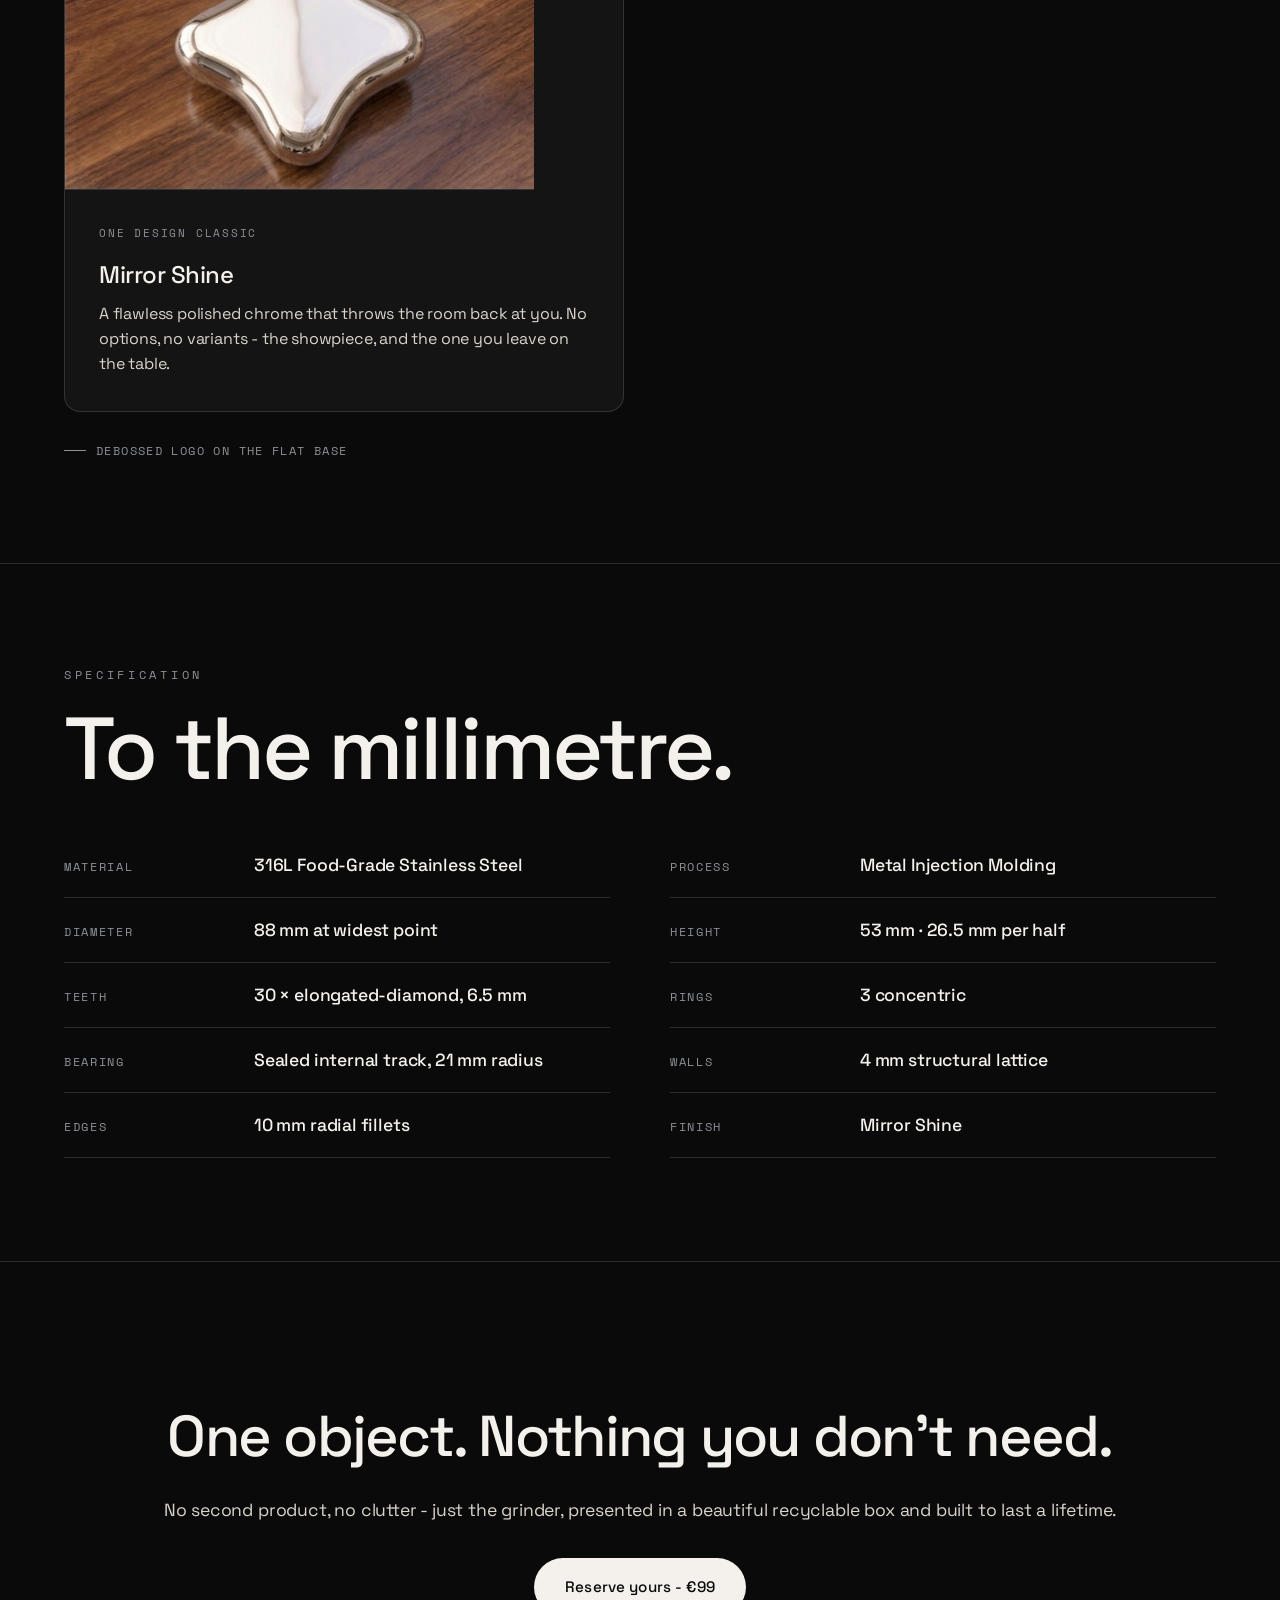
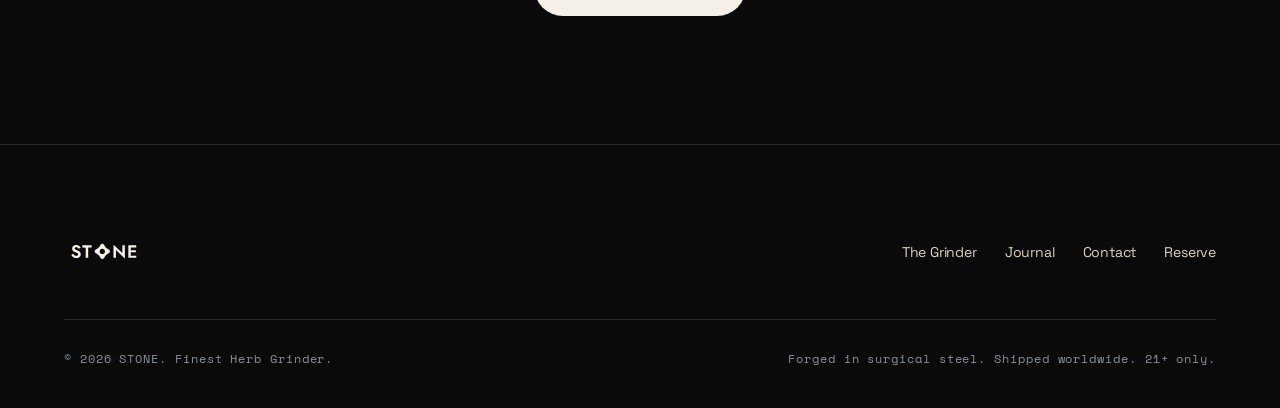
<file: the-grinder.html>
<!DOCTYPE html>
<html lang="en">
<head>
  <meta charset="UTF-8">
  <meta name="viewport" content="width=device-width, initial-scale=1.0">
  <title>The Grinder - STONE S-Curve, forged in 316L steel</title>
  <meta name="description" content="The STONE S-Curve grinder: a four-lobe surgical-steel monolith with 30 diamond-slicing teeth, a frictionless sealed bearing, and a heavy, pebble-like hand feel. One finish: Mirror Shine.">
  <link rel="canonical" href="https://stonegrinder.co/the-grinder">
  <link rel="icon" type="image/svg+xml" href="assets/favicon.svg">
  <meta property="og:type" content="product">
  <meta property="og:title" content="The Grinder - STONE S-Curve">
  <meta property="og:description" content="A four-lobe surgical-steel monolith with 30 diamond-slicing teeth and a frictionless sealed bearing.">
  <meta property="og:url" content="https://stonegrinder.co/the-grinder">
  <meta name="twitter:card" content="summary_large_image">
  <link rel="preconnect" href="https://fonts.googleapis.com">
  <link rel="preconnect" href="https://fonts.gstatic.com" crossorigin>
  <link href="https://fonts.googleapis.com/css2?family=Space+Grotesk:wght@400;500;600;700&family=Space+Mono:wght@400;700&display=swap" rel="stylesheet">
  <link rel="stylesheet" href="style.css?v=7">
  <link rel="stylesheet" href="product.css?v=1">
  <script type="application/ld+json">
  {
    "@context":"https://schema.org",
    "@type":"Product",
    "name":"STONE S-Curve Grinder",
    "description":"A four-lobe 316L surgical-steel herb grinder with 30 elongated-diamond teeth in three concentric rings and a frictionless sealed bearing.",
    "brand":{"@type":"Brand","name":"STONE"},
    "material":"316L Stainless Steel",
    "offers":{"@type":"Offer","price":"99.00","priceCurrency":"EUR","availability":"https://schema.org/PreOrder","url":"https://stonegrinder.co/#acquire"}
  }
  </script>
  <!-- VisitorTracking -->
  <script async defer src='https://app.visitortracking.com/assets/js/tracer.js'></script>
  <script>
  function init_tracer() {
     var tracer = new Tracer({
     websiteId : "1bc3e11a-4b26-4cb4-83b9-be793b3be9f8",
     async : true,
     debug : false });
   }
  </script>
</head>
<body>

  <header class="nav is-stuck" id="nav">
    <a href="index.html" class="nav__brand" aria-label="STONE home">
      <img class="nav__logo" src="assets/stone-wordmark-white.svg" alt="STONE" width="723" height="305">
    </a>
    <nav class="nav__links" aria-label="Primary">
      <a href="the-grinder">The Grinder</a>
      <a href="index.html#founders">Founders</a>
      <a href="journal/">Journal</a>
      <a href="contact">Contact</a>
    </nav>
    <a href="index.html#founders" class="nav__cta">Reserve <span>€99</span></a>
  </header>

  <main>
    <!-- hero -->
    <section class="p-hero">
      <div>
        <span class="kicker">01 - The Object</span>
        <h1 class="p-hero__title">The S-Curve.</h1>
        <p class="p-hero__lede">A four-lobe monolith of surgical steel, engineered to slice rather than crush - and to sit in the palm like a cold, perfect pebble.</p>
      </div>
      <figure class="stage p-hero__stage is-photo">
        <div class="stage__halo" aria-hidden="true"></div>
        <img class="stage__photo" src="assets/img/cad-grinder.jpg?v=2" alt="The STONE S-Curve grinder in Mirror Shine, open and closed" width="1600" height="985">
      </figure>
    </section>

    <!-- stats -->
    <section class="p-stats">
      <div class="p-stat"><div class="p-stat__num">88mm</div><span class="p-stat__label">Widest point</span></div>
      <div class="p-stat"><div class="p-stat__num">316L</div><span class="p-stat__label">Surgical steel</span></div>
      <div class="p-stat"><div class="p-stat__num">30</div><span class="p-stat__label">Diamond teeth</span></div>
      <div class="p-stat"><div class="p-stat__num">21mm</div><span class="p-stat__label">Bearing radius</span></div>
    </section>

    <!-- splits -->
    <section class="p-split">
      <figure class="p-split__media"><div class="ph ph--hero has-img" style="background-image:url('assets/img/cad-geometry.jpg?v=2');background-size:cover;background-position:center"></div></figure>
      <div class="p-split__body">
        <span class="kicker">Geometry</span>
        <h2>A four-lobe sweep, built for leverage</h2>
        <p>The swooping fidget-spinner profile is not styling. It is leverage. Those four lobes give your fingers real purchase, so dense, sticky herb yields without a fight and grip issues disappear entirely.</p>
        <p>Massive 10mm radial fillets round every top and bottom edge, turning hard steel into something pillowy and pebble-like in the hand. You feel it before you understand it.</p>
        <p class="p-note">10mm radial fillets · pillowy hand feel</p>
      </div>
    </section>

    <section class="p-split">
      <figure class="p-split__media"><div class="ph ph--hero has-img" style="background-image:url('assets/img/cad-teeth.jpg?v=2');background-size:cover;background-position:center"></div></figure>
      <div class="p-split__body">
        <span class="kicker">The Cut</span>
        <h2>Thirty diamond teeth that slice</h2>
        <p>Thirty solid-steel, elongated-diamond teeth stand 6.5mm tall, arranged across three concentric rings. They are shaped to meet material side-on and cleave it cleanly, rather than bruising it between two flat plates.</p>
        <p>A clean slice keeps the trichomes intact - the frosted resin heads where aroma and potency actually live - so what you grind holds its colour, structure, and smell.</p>
        <p class="p-note">Slices, never crushes</p>
      </div>
    </section>

    <section class="p-split">
      <figure class="p-split__media"><div class="ph ph--hero has-img" style="background-image:url('assets/img/grinder-workshop.jpg?v=2');background-size:cover;background-position:center"></div></figure>
      <div class="p-split__body">
        <span class="kicker">The Glide</span>
        <h2>A frictionless, sealed bearing</h2>
        <p>The two halves turn on a perfectly sealed internal sliding bearing, machined to a 21mm radius. There is no play, no catch, no grit - just the slow, weighted certainty of a vault door swinging shut.</p>
        <p>Inside, a hollow metal lattice with 4mm structural walls sheds dead weight while preserving the heavy, premium heft exactly where the hand wants it. Balanced, not merely heavy.</p>
        <p class="p-note">21mm radius · 4mm internal lattice</p>
      </div>
    </section>

    <!-- finishes -->
    <section class="p-finish">
      <span class="kicker">One finish, no compromise</span>
      <h2 class="section__title">Mirror Shine, and nothing else.</h2>
      <div class="p-finish__grid" style="grid-template-columns:1fr;max-width:560px">
        <article class="p-finish__card">
          <div class="ph ph--light has-img" style="background-image:url('assets/img/cad-mirror.jpg?v=2');background-size:cover;background-position:center"></div>
          <div class="p-finish__txt">
            <span>One design classic</span>
            <h3>Mirror Shine</h3>
            <p>A flawless polished chrome that throws the room back at you. No options, no variants - the showpiece, and the one you leave on the table.</p>
          </div>
        </article>
      </div>
      <p class="p-note" style="margin-top:30px">Debossed logo on the flat base</p>
    </section>

    <!-- spec -->
    <section class="p-spec">
      <span class="kicker">Specification</span>
      <h2 class="section__title">To the millimetre.</h2>
      <dl class="p-spec__grid">
        <div class="p-spec__row"><dt>Material</dt><dd>316L Food-Grade Stainless Steel</dd></div>
        <div class="p-spec__row"><dt>Process</dt><dd>Metal Injection Molding</dd></div>
        <div class="p-spec__row"><dt>Diameter</dt><dd>88 mm at widest point</dd></div>
        <div class="p-spec__row"><dt>Height</dt><dd>53 mm · 26.5 mm per half</dd></div>
        <div class="p-spec__row"><dt>Teeth</dt><dd>30 × elongated-diamond, 6.5 mm</dd></div>
        <div class="p-spec__row"><dt>Rings</dt><dd>3 concentric</dd></div>
        <div class="p-spec__row"><dt>Bearing</dt><dd>Sealed internal track, 21 mm radius</dd></div>
        <div class="p-spec__row"><dt>Walls</dt><dd>4 mm structural lattice</dd></div>
        <div class="p-spec__row"><dt>Edges</dt><dd>10 mm radial fillets</dd></div>
        <div class="p-spec__row"><dt>Finish</dt><dd>Mirror Shine</dd></div>
      </dl>
    </section>

    <!-- cta -->
    <section class="p-cta">
      <h2>One object. Nothing you don't need.</h2>
      <p>No second product, no clutter - just the grinder, presented in a beautiful recyclable box and built to last a lifetime.</p>
      <div class="p-cross">
        <a href="index.html#founders" class="btn btn--solid">Reserve yours - €99</a>
      </div>
    </section>
  </main>

  <footer class="footer">
    <div class="footer__top">
      <a href="index.html" class="footer__brand" aria-label="STONE">
        <img class="footer__logo" src="assets/stone-wordmark-white.svg" alt="STONE" width="723" height="305">
      </a>
      <nav class="footer__nav" aria-label="Footer">
        <a href="the-grinder">The Grinder</a>
        <a href="journal/">Journal</a>
        <a href="contact">Contact</a>
        <a href="index.html#founders">Reserve</a>
      </nav>
    </div>
    <div class="footer__bottom">
      <p>© 2026 STONE. Finest Herb Grinder.</p>
      <p>Forged in surgical steel. Shipped worldwide. 21+ only.</p>
    </div>
  </footer>

</body>
</html>
</file>
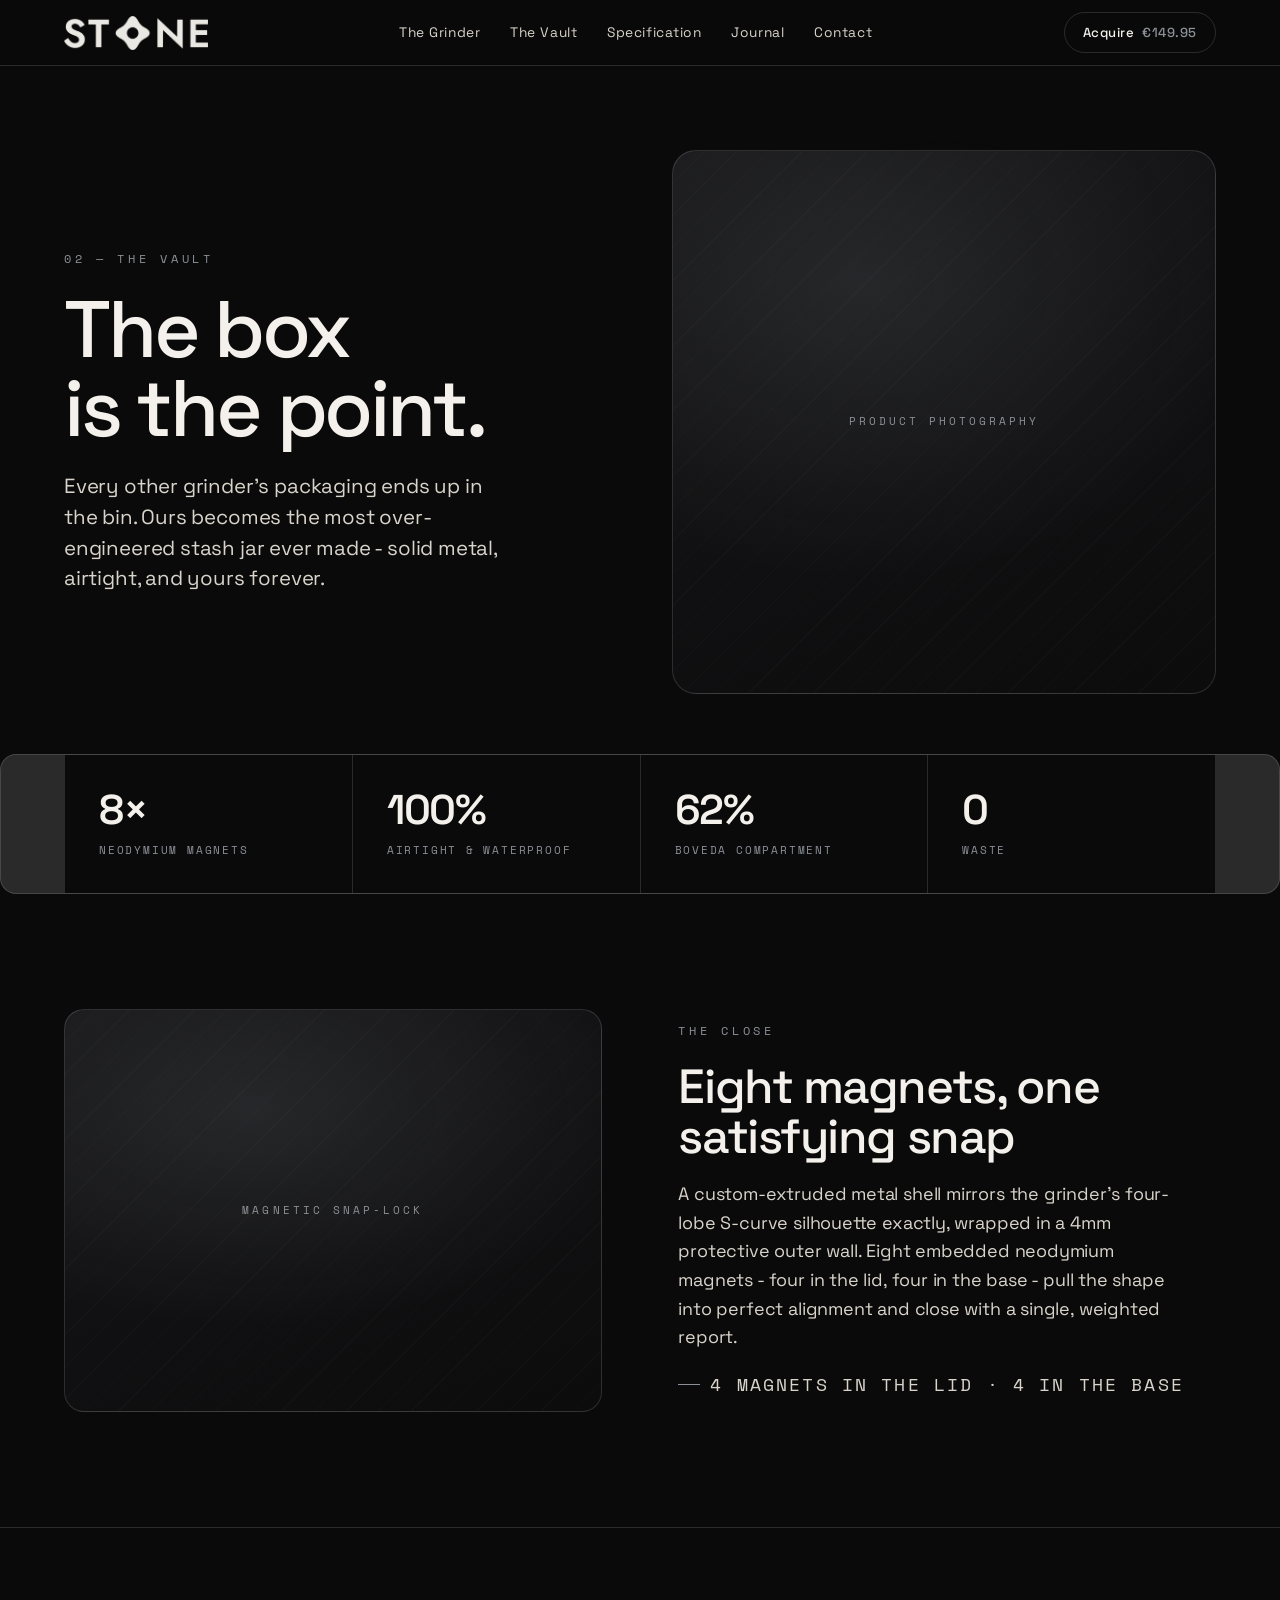
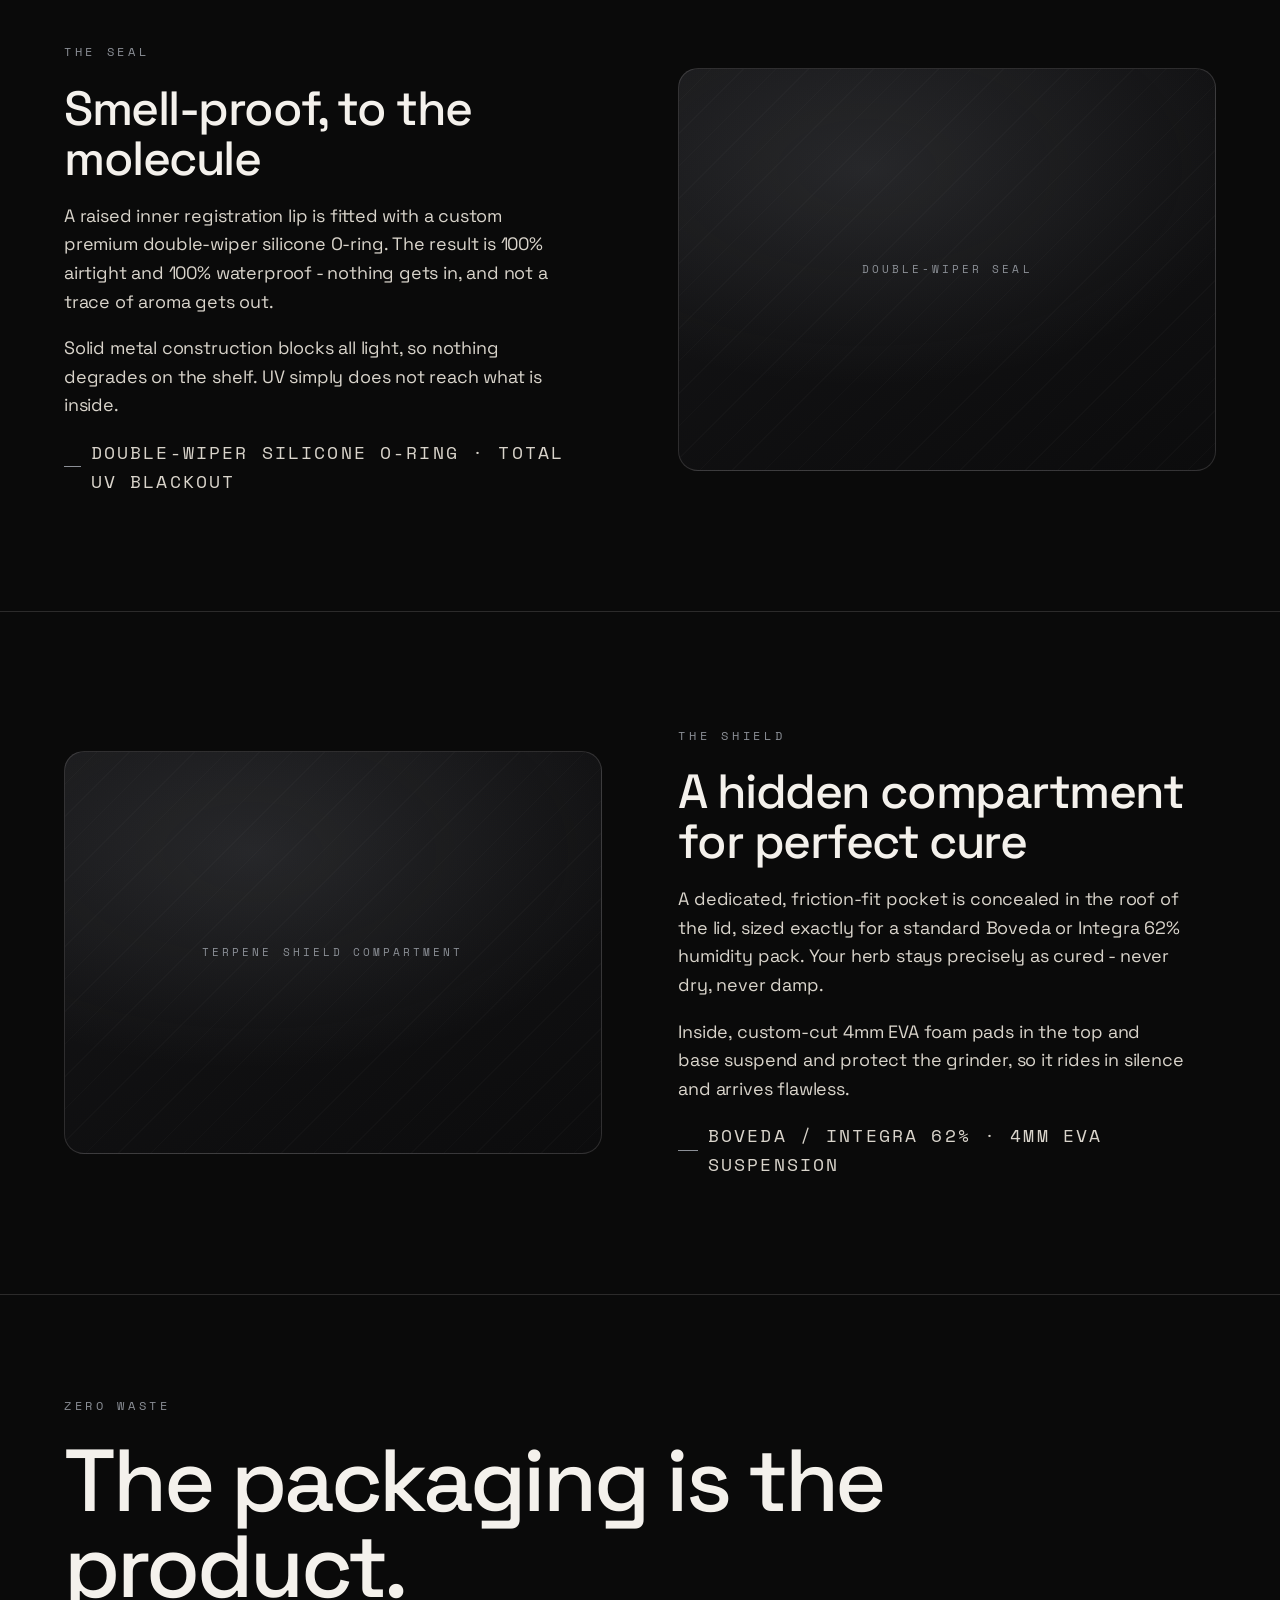
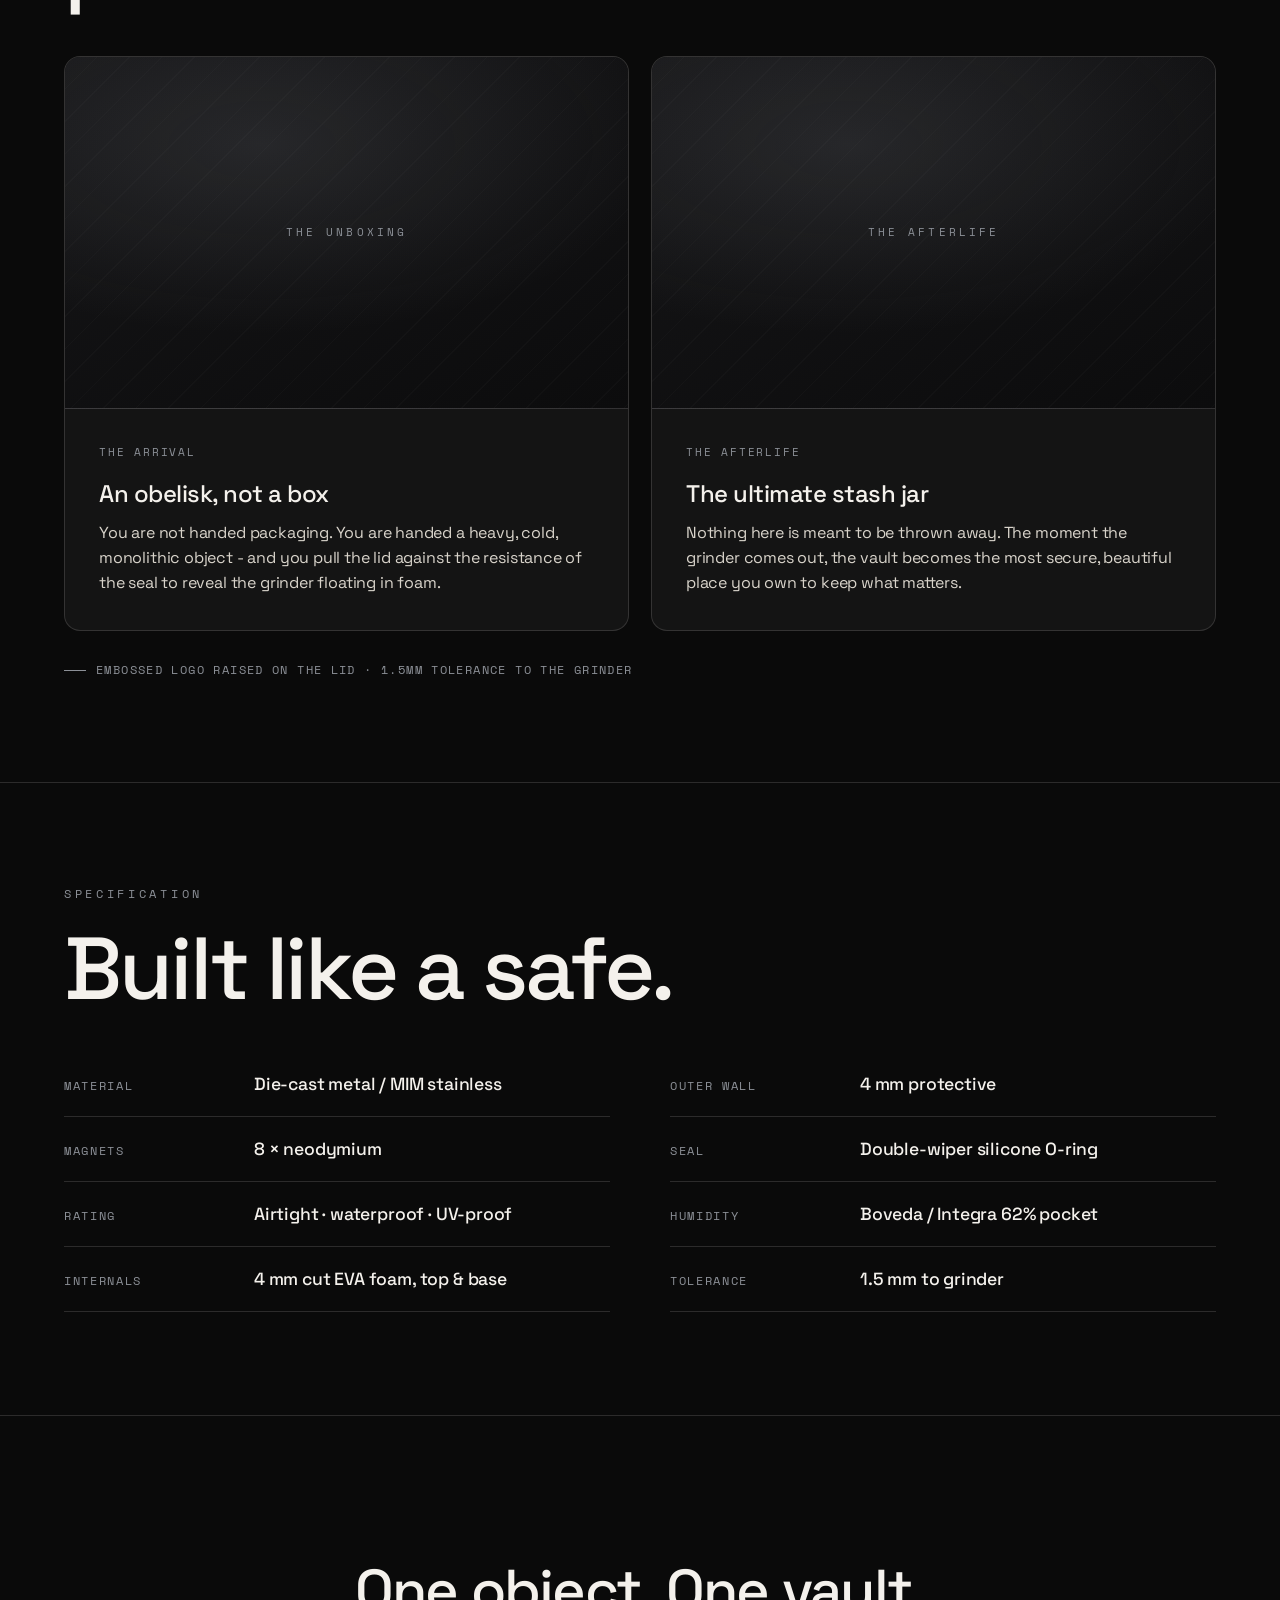
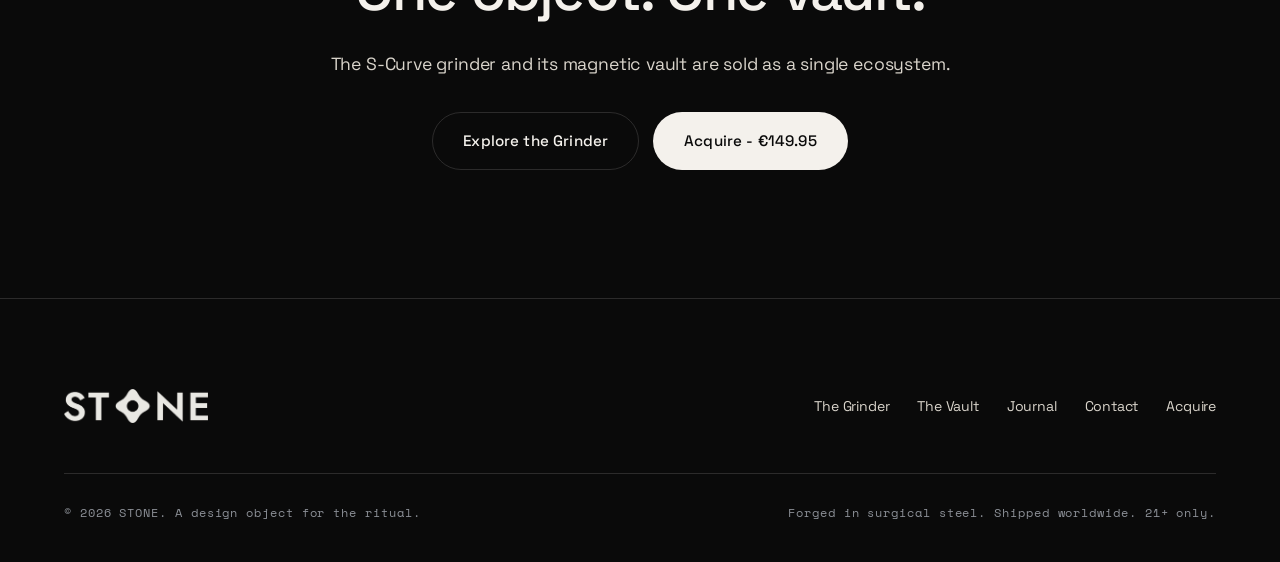
<file: the-vault.html>
<!DOCTYPE html>
<html lang="en">
<head>
  <meta charset="UTF-8">
  <meta name="viewport" content="width=device-width, initial-scale=1.0">
  <title>The Vault - STONE magnetic, airtight stash box</title>
  <meta name="description" content="The STONE Vault: a solid-metal, magnetic stash box that mirrors the grinder's silhouette. Eight neodymium magnets, a double-wiper silicone seal, a Boveda terpene compartment, and total UV blackout. Zero waste.">
  <link rel="canonical" href="https://stonegrinder.co/the-vault">
  <link rel="icon" type="image/png" href="assets/favicon-256.png">
  <meta property="og:type" content="product">
  <meta property="og:title" content="The Vault - STONE stash box">
  <meta property="og:description" content="A solid-metal, airtight, magnetic stash box that mirrors the grinder. The packaging is the product.">
  <meta property="og:url" content="https://stonegrinder.co/the-vault">
  <meta name="twitter:card" content="summary_large_image">
  <link rel="preconnect" href="https://fonts.googleapis.com">
  <link rel="preconnect" href="https://fonts.gstatic.com" crossorigin>
  <link href="https://fonts.googleapis.com/css2?family=Space+Grotesk:wght@400;500;600;700&family=Space+Mono:wght@400;700&display=swap" rel="stylesheet">
  <link rel="stylesheet" href="style.css?v=3">
  <link rel="stylesheet" href="product.css?v=1">
  <script type="application/ld+json">
  {
    "@context":"https://schema.org",
    "@type":"Product",
    "name":"STONE Magnetic Stash Vault",
    "description":"A solid-metal, airtight magnetic stash box mirroring the STONE grinder silhouette, with a double-wiper silicone seal and a dedicated humidity-pack compartment.",
    "brand":{"@type":"Brand","name":"STONE"},
    "offers":{"@type":"Offer","price":"149.95","priceCurrency":"EUR","availability":"https://schema.org/InStock","url":"https://stonegrinder.co/#acquire"}
  }
  </script>
</head>
<body>

  <header class="nav is-stuck" id="nav">
    <a href="index.html" class="nav__brand" aria-label="STONE home">
      <img class="nav__logo" src="assets/stone-wordmark-white.png" alt="STONE" width="1134" height="294">
    </a>
    <nav class="nav__links" aria-label="Primary">
      <a href="the-grinder">The Grinder</a>
      <a href="the-vault">The Vault</a>
      <a href="index.html#spec">Specification</a>
      <a href="journal/">Journal</a>
      <a href="contact">Contact</a>
    </nav>
    <a href="index.html#acquire" class="nav__cta">Acquire <span>€149.95</span></a>
  </header>

  <main>
    <section class="p-hero">
      <div>
        <span class="kicker">02 — The Vault</span>
        <h1 class="p-hero__title">The box<br>is the point.</h1>
        <p class="p-hero__lede">Every other grinder's packaging ends up in the bin. Ours becomes the most over-engineered stash jar ever made - solid metal, airtight, and yours forever.</p>
      </div>
      <figure class="stage p-hero__stage">
        <div class="stage__halo" aria-hidden="true"></div>
        <div class="ph ph--hero" data-label="Product photography"></div>
      </figure>
    </section>

    <section class="p-stats">
      <div class="p-stat"><div class="p-stat__num">8×</div><span class="p-stat__label">Neodymium magnets</span></div>
      <div class="p-stat"><div class="p-stat__num">100%</div><span class="p-stat__label">Airtight & waterproof</span></div>
      <div class="p-stat"><div class="p-stat__num">62%</div><span class="p-stat__label">Boveda compartment</span></div>
      <div class="p-stat"><div class="p-stat__num">0</div><span class="p-stat__label">Waste</span></div>
    </section>

    <section class="p-split">
      <figure class="p-split__media"><div class="ph ph--hero" data-label="Magnetic snap-lock"></div></figure>
      <div class="p-split__body">
        <span class="kicker">The Close</span>
        <h2>Eight magnets, one satisfying snap</h2>
        <p>A custom-extruded metal shell mirrors the grinder's four-lobe S-curve silhouette exactly, wrapped in a 4mm protective outer wall. Eight embedded neodymium magnets - four in the lid, four in the base - pull the shape into perfect alignment and close with a single, weighted report.</p>
        <p class="p-note">4 magnets in the lid · 4 in the base</p>
      </div>
    </section>

    <section class="p-split">
      <figure class="p-split__media"><div class="ph ph--hero" data-label="Double-wiper seal"></div></figure>
      <div class="p-split__body">
        <span class="kicker">The Seal</span>
        <h2>Smell-proof, to the molecule</h2>
        <p>A raised inner registration lip is fitted with a custom premium double-wiper silicone O-ring. The result is 100% airtight and 100% waterproof - nothing gets in, and not a trace of aroma gets out.</p>
        <p>Solid metal construction blocks all light, so nothing degrades on the shelf. UV simply does not reach what is inside.</p>
        <p class="p-note">Double-wiper silicone O-ring · total UV blackout</p>
      </div>
    </section>

    <section class="p-split">
      <figure class="p-split__media"><div class="ph ph--hero" data-label="Terpene shield compartment"></div></figure>
      <div class="p-split__body">
        <span class="kicker">The Shield</span>
        <h2>A hidden compartment for perfect cure</h2>
        <p>A dedicated, friction-fit pocket is concealed in the roof of the lid, sized exactly for a standard Boveda or Integra 62% humidity pack. Your herb stays precisely as cured - never dry, never damp.</p>
        <p>Inside, custom-cut 4mm EVA foam pads in the top and base suspend and protect the grinder, so it rides in silence and arrives flawless.</p>
        <p class="p-note">Boveda / Integra 62% · 4mm EVA suspension</p>
      </div>
    </section>

    <section class="p-finish">
      <span class="kicker">Zero waste</span>
      <h2 class="section__title">The packaging is the product.</h2>
      <div class="p-finish__grid">
        <article class="p-finish__card">
          <div class="ph ph--hero" data-label="The unboxing"></div>
          <div class="p-finish__txt">
            <span>The arrival</span>
            <h3>An obelisk, not a box</h3>
            <p>You are not handed packaging. You are handed a heavy, cold, monolithic object - and you pull the lid against the resistance of the seal to reveal the grinder floating in foam.</p>
          </div>
        </article>
        <article class="p-finish__card">
          <div class="ph ph--hero" data-label="The afterlife"></div>
          <div class="p-finish__txt">
            <span>The afterlife</span>
            <h3>The ultimate stash jar</h3>
            <p>Nothing here is meant to be thrown away. The moment the grinder comes out, the vault becomes the most secure, beautiful place you own to keep what matters.</p>
          </div>
        </article>
      </div>
      <p class="p-note" style="margin-top:30px">Embossed logo raised on the lid · 1.5mm tolerance to the grinder</p>
    </section>

    <section class="p-spec">
      <span class="kicker">Specification</span>
      <h2 class="section__title">Built like a safe.</h2>
      <dl class="p-spec__grid">
        <div class="p-spec__row"><dt>Material</dt><dd>Die-cast metal / MIM stainless</dd></div>
        <div class="p-spec__row"><dt>Outer wall</dt><dd>4 mm protective</dd></div>
        <div class="p-spec__row"><dt>Magnets</dt><dd>8 × neodymium</dd></div>
        <div class="p-spec__row"><dt>Seal</dt><dd>Double-wiper silicone O-ring</dd></div>
        <div class="p-spec__row"><dt>Rating</dt><dd>Airtight · waterproof · UV-proof</dd></div>
        <div class="p-spec__row"><dt>Humidity</dt><dd>Boveda / Integra 62% pocket</dd></div>
        <div class="p-spec__row"><dt>Internals</dt><dd>4 mm cut EVA foam, top & base</dd></div>
        <div class="p-spec__row"><dt>Tolerance</dt><dd>1.5 mm to grinder</dd></div>
      </dl>
    </section>

    <section class="p-cta">
      <h2>One object. One vault.</h2>
      <p>The S-Curve grinder and its magnetic vault are sold as a single ecosystem.</p>
      <div class="p-cross">
        <a href="the-grinder" class="btn btn--ghost">Explore the Grinder</a>
        <a href="index.html#acquire" class="btn btn--solid">Acquire - €149.95</a>
      </div>
    </section>
  </main>

  <footer class="footer">
    <div class="footer__top">
      <a href="index.html" class="footer__brand" aria-label="STONE">
        <img class="footer__logo" src="assets/stone-wordmark-white.png" alt="STONE" width="1134" height="294">
      </a>
      <nav class="footer__nav" aria-label="Footer">
        <a href="the-grinder">The Grinder</a>
        <a href="the-vault">The Vault</a>
        <a href="journal/">Journal</a>
        <a href="contact">Contact</a>
        <a href="index.html#acquire">Acquire</a>
      </nav>
    </div>
    <div class="footer__bottom">
      <p>© 2026 STONE. A design object for the ritual.</p>
      <p>Forged in surgical steel. Shipped worldwide. 21+ only.</p>
    </div>
  </footer>

</body>
</html>
</file>
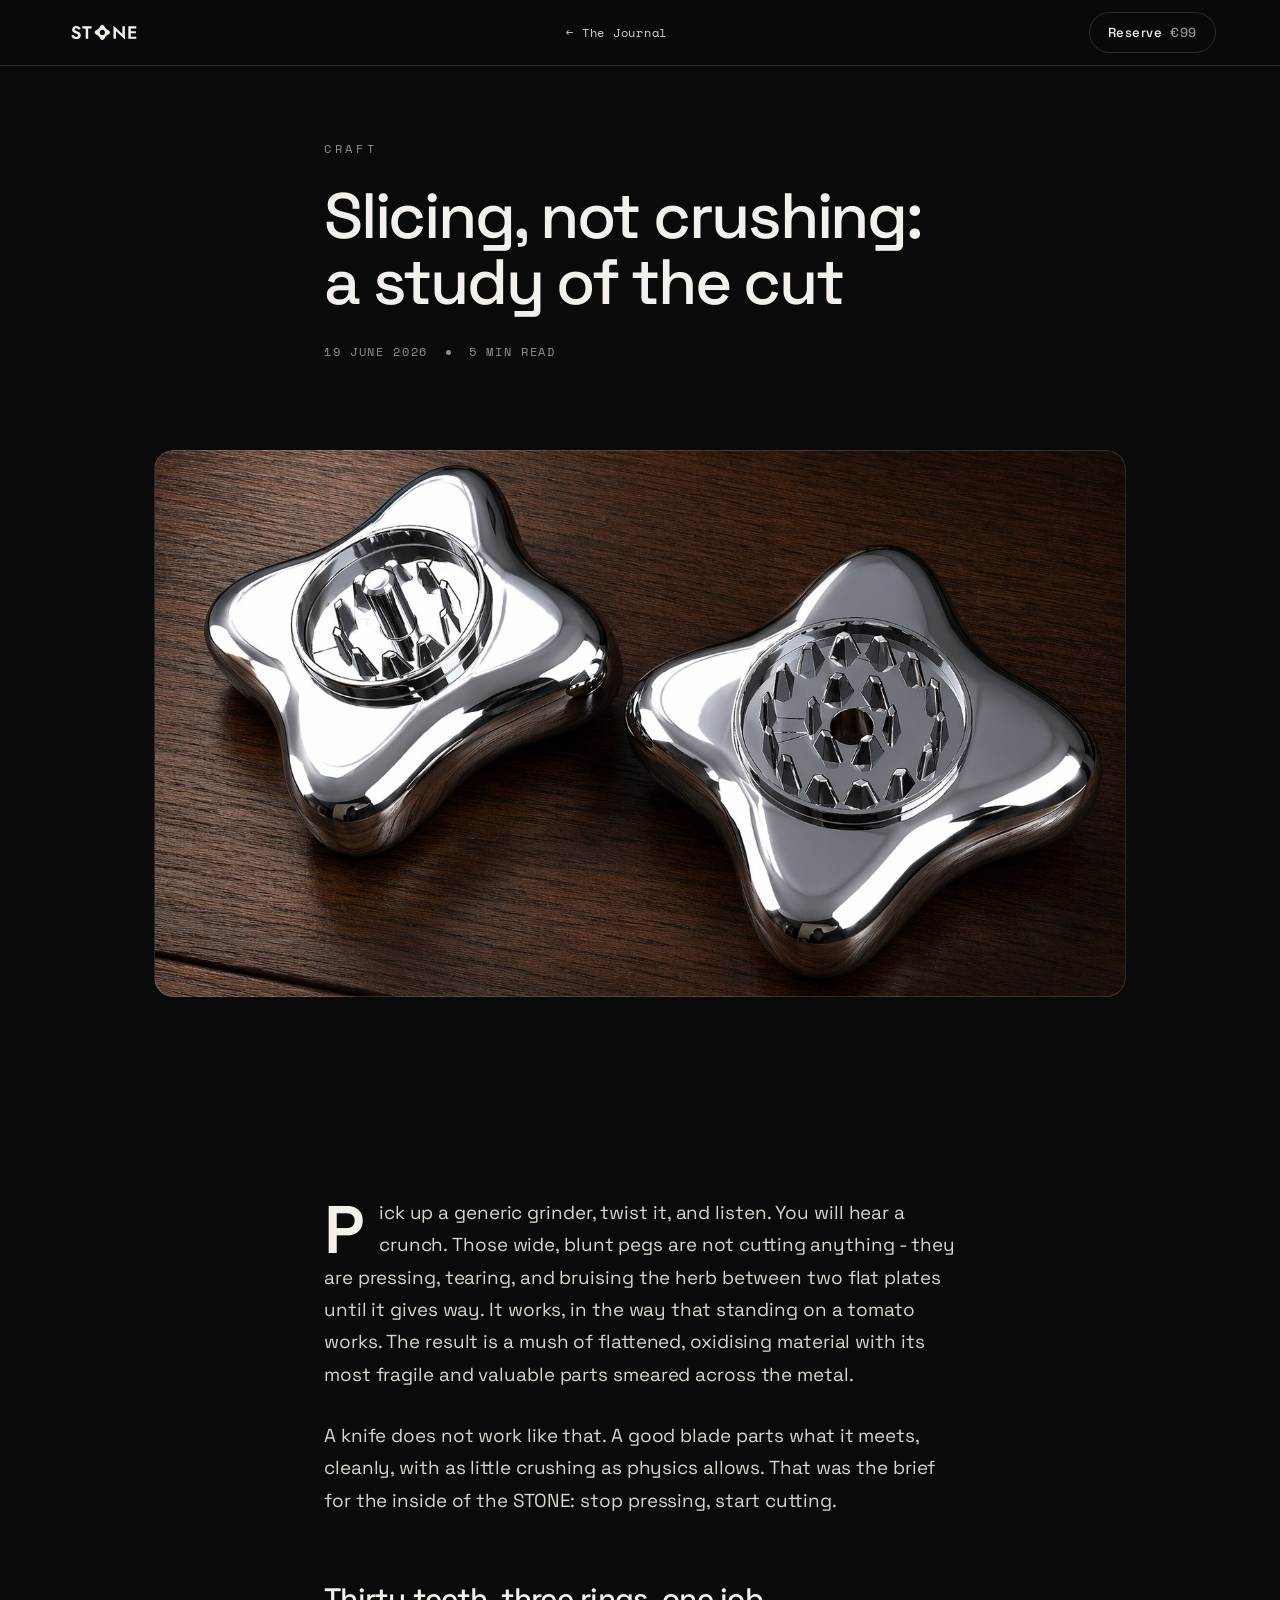
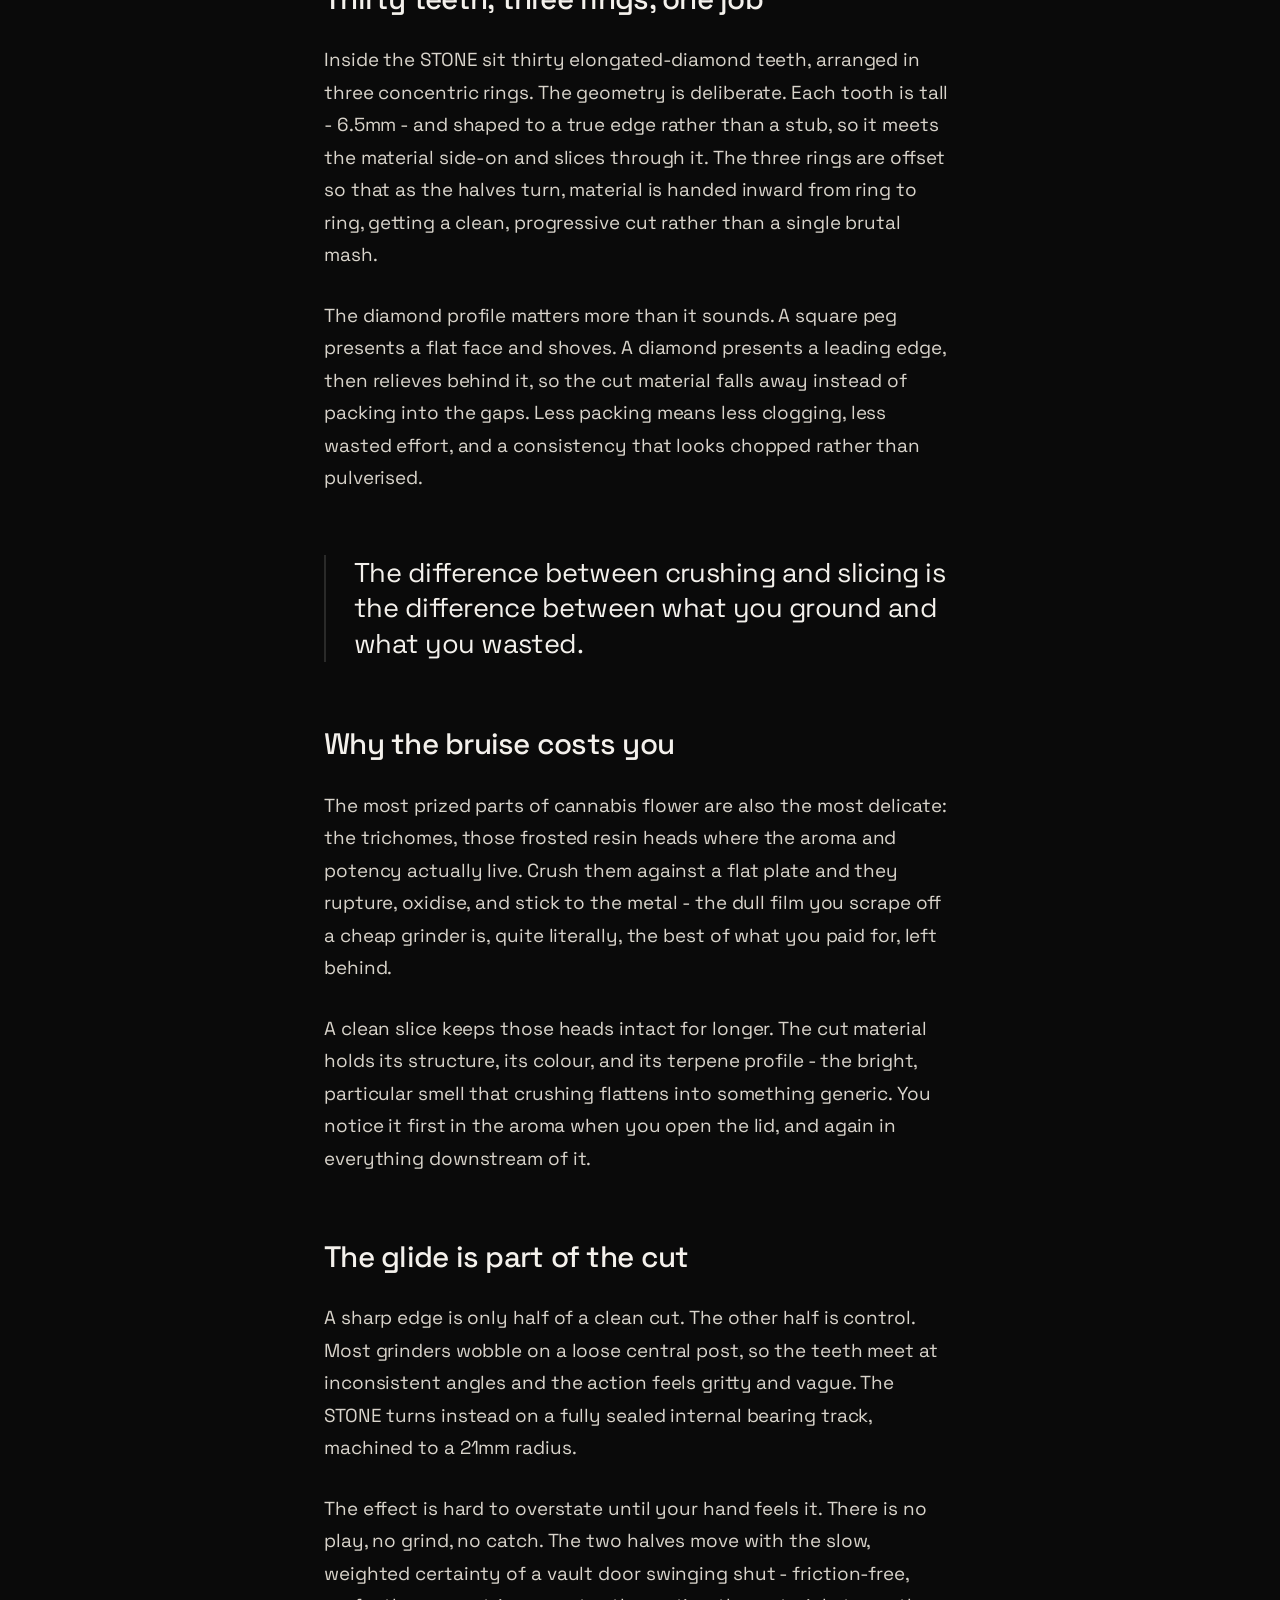
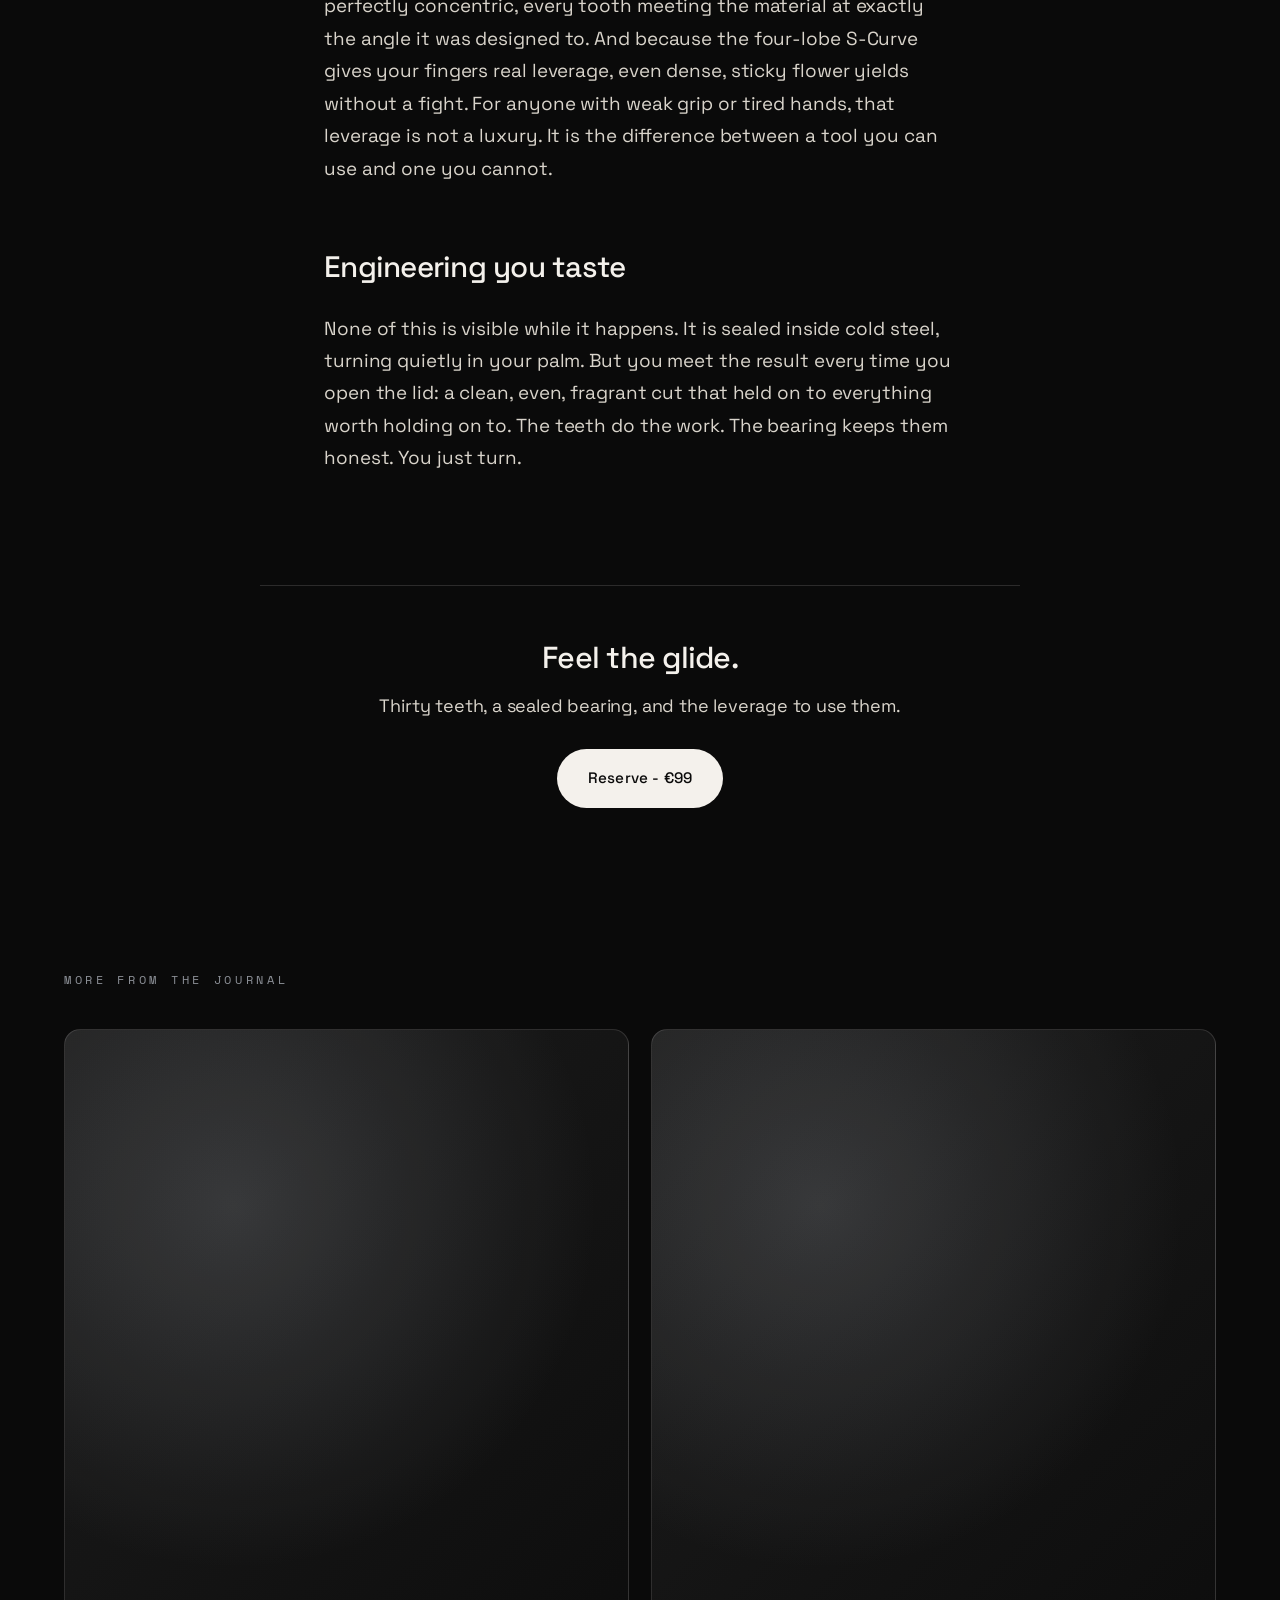
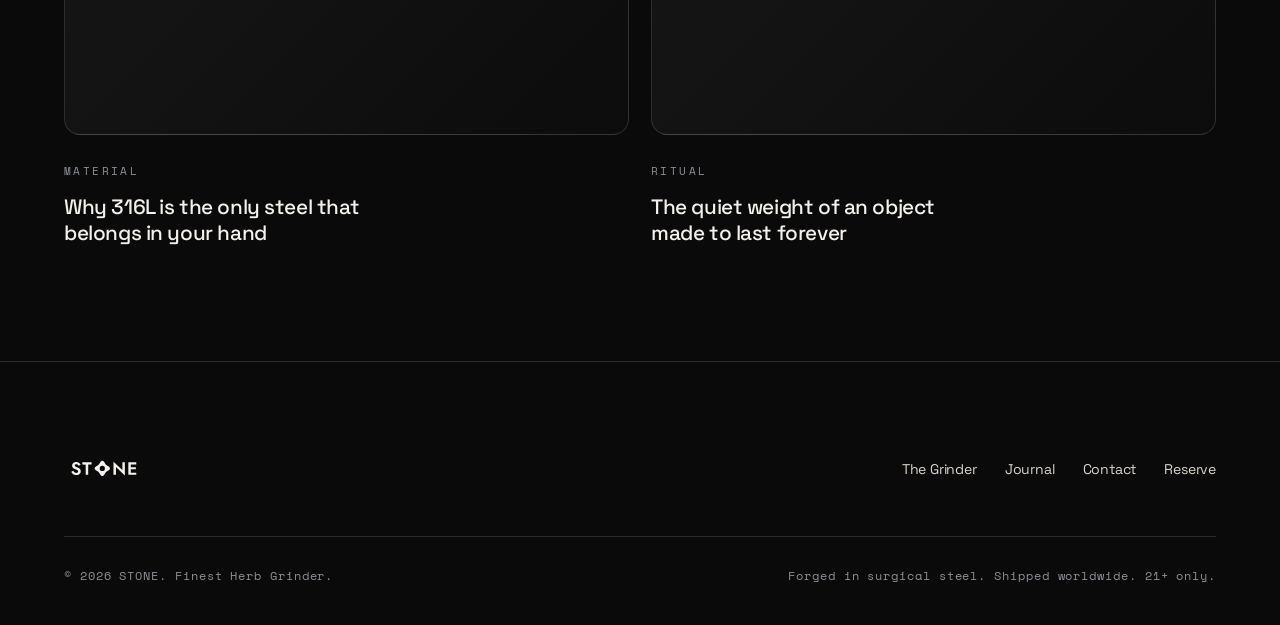
<file: journal/slicing-not-crushing.html>
<!DOCTYPE html>
<html lang="en">
<head>
  <meta charset="UTF-8">
  <meta name="viewport" content="width=device-width, initial-scale=1.0">
  <title>Slicing, Not Crushing: A Study of the Cut - STONE Journal</title>
  <meta name="description" content="Thirty elongated-diamond teeth, three concentric rings, one frictionless bearing. Inside the geometry that slices herb cleanly instead of bruising it - and why it matters for what you keep.">
  <link rel="canonical" href="https://stonegrinder.co/journal/slicing-not-crushing">
  <link rel="icon" type="image/svg+xml" href="../assets/favicon.svg">
  <meta property="og:type" content="article">
  <meta property="og:title" content="Slicing, Not Crushing: A Study of the Cut">
  <meta property="og:description" content="The engineering behind a clean cut: thirty diamond teeth, three rings, and a sealed bearing that glides like a vault door.">
  <meta property="og:url" content="https://stonegrinder.co/journal/slicing-not-crushing">
  <meta property="article:published_time" content="2026-06-19">
  <meta property="article:section" content="Craft">
  <meta name="twitter:card" content="summary_large_image">
  <link rel="preconnect" href="https://fonts.googleapis.com">
  <link rel="preconnect" href="https://fonts.gstatic.com" crossorigin>
  <link href="https://fonts.googleapis.com/css2?family=Space+Grotesk:wght@400;500;600;700&family=Space+Mono:wght@400;700&display=swap" rel="stylesheet">
  <link rel="stylesheet" href="../style.css?v=7">
  <link rel="stylesheet" href="../journal.css?v=1">
  <script type="application/ld+json">
  {
    "@context":"https://schema.org",
    "@type":"Article",
    "headline":"Slicing, Not Crushing: A Study of the Cut",
    "description":"The engineering behind a clean cut: thirty diamond teeth, three rings, and a sealed bearing that glides like a vault door.",
    "datePublished":"2026-06-19",
    "articleSection":"Craft",
    "author":{"@type":"Organization","name":"STONE"},
    "publisher":{"@type":"Organization","name":"STONE"},
    "mainEntityOfPage":"https://stonegrinder.co/journal/slicing-not-crushing"
  }
  </script>
</head>
<body>

  <header class="nav is-stuck" id="nav">
    <a href="../" class="nav__brand" aria-label="STONE home">
      <img class="nav__logo" src="../assets/stone-wordmark-white.svg" alt="STONE" width="723" height="305">
    </a>
    <a href="../journal/" class="j-nav__back">← The Journal</a>
    <a href="../#founders" class="nav__cta">Reserve <span>€99</span></a>
  </header>

  <main>
    <article>
      <div class="article__head article">
        <span class="kicker article__cat">Craft</span>
        <h1 class="article__title">Slicing, not crushing: a study of the cut</h1>
        <div class="article__meta">
          <time datetime="2026-06-19">19 June 2026</time>
          <span>5 min read</span>
        </div>
      </div>

      <figure class="article__lead">
        <div class="ph ph--hero has-img" style="background-image:url('../assets/img/journal-craft.jpg?v=2');background-size:cover;background-position:center"></div>
      </figure>

      <div class="article prose">
        <p>Pick up a generic grinder, twist it, and listen. You will hear a crunch. Those wide, blunt pegs are not cutting anything - they are pressing, tearing, and bruising the herb between two flat plates until it gives way. It works, in the way that standing on a tomato works. The result is a mush of flattened, oxidising material with its most fragile and valuable parts smeared across the metal.</p>

        <p>A knife does not work like that. A good blade parts what it meets, cleanly, with as little crushing as physics allows. That was the brief for the inside of the STONE: stop pressing, start cutting.</p>

        <h2>Thirty teeth, three rings, one job</h2>

        <p>Inside the STONE sit thirty elongated-diamond teeth, arranged in three concentric rings. The geometry is deliberate. Each tooth is tall - 6.5mm - and shaped to a true edge rather than a stub, so it meets the material side-on and slices through it. The three rings are offset so that as the halves turn, material is handed inward from ring to ring, getting a clean, progressive cut rather than a single brutal mash.</p>

        <p>The diamond profile matters more than it sounds. A square peg presents a flat face and shoves. A diamond presents a leading edge, then relieves behind it, so the cut material falls away instead of packing into the gaps. Less packing means less clogging, less wasted effort, and a consistency that looks chopped rather than pulverised.</p>

        <blockquote>The difference between crushing and slicing is the difference between what you ground and what you wasted.</blockquote>

        <h2>Why the bruise costs you</h2>

        <p>The most prized parts of cannabis flower are also the most delicate: the trichomes, those frosted resin heads where the aroma and potency actually live. Crush them against a flat plate and they rupture, oxidise, and stick to the metal - the dull film you scrape off a cheap grinder is, quite literally, the best of what you paid for, left behind.</p>

        <p>A clean slice keeps those heads intact for longer. The cut material holds its structure, its colour, and its terpene profile - the bright, particular smell that crushing flattens into something generic. You notice it first in the aroma when you open the lid, and again in everything downstream of it.</p>

        <h2>The glide is part of the cut</h2>

        <p>A sharp edge is only half of a clean cut. The other half is control. Most grinders wobble on a loose central post, so the teeth meet at inconsistent angles and the action feels gritty and vague. The STONE turns instead on a fully sealed internal bearing track, machined to a 21mm radius.</p>

        <p>The effect is hard to overstate until your hand feels it. There is no play, no grind, no catch. The two halves move with the slow, weighted certainty of a vault door swinging shut - friction-free, perfectly concentric, every tooth meeting the material at exactly the angle it was designed to. And because the four-lobe S-Curve gives your fingers real leverage, even dense, sticky flower yields without a fight. For anyone with weak grip or tired hands, that leverage is not a luxury. It is the difference between a tool you can use and one you cannot.</p>

        <h2>Engineering you taste</h2>

        <p>None of this is visible while it happens. It is sealed inside cold steel, turning quietly in your palm. But you meet the result every time you open the lid: a clean, even, fragrant cut that held on to everything worth holding on to. The teeth do the work. The bearing keeps them honest. You just turn.</p>
      </div>

      <div class="article__cta">
        <h3>Feel the glide.</h3>
        <p>Thirty teeth, a sealed bearing, and the leverage to use them.</p>
        <a href="../#founders" class="btn btn--solid">Reserve - €99</a>
      </div>
    </article>

    <section class="more">
      <span class="kicker more__kicker">More from the Journal</span>
      <div class="more__grid">
        <a class="jcard" href="why-316l-steel">
          <div class="jcard__img" aria-hidden="true"></div>
          <span class="jcard__meta">Material</span>
          <h3>Why 316L is the only steel that belongs in your hand</h3>
        </a>
        <a class="jcard" href="the-quiet-weight">
          <div class="jcard__img" aria-hidden="true"></div>
          <span class="jcard__meta">Ritual</span>
          <h3>The quiet weight of an object made to last forever</h3>
        </a>
      </div>
    </section>
  </main>

  <footer class="footer">
    <div class="footer__top">
      <a href="../" class="footer__brand" aria-label="STONE">
        <img class="footer__logo" src="../assets/stone-wordmark-white.svg" alt="STONE" width="723" height="305">
      </a>
      <nav class="footer__nav" aria-label="Footer">
        <a href="../the-grinder">The Grinder</a>
        <a href="../journal/">Journal</a>
        <a href="../contact">Contact</a>
        <a href="../#founders">Reserve</a>
      </nav>
    </div>
    <div class="footer__bottom">
      <p>© 2026 STONE. Finest Herb Grinder.</p>
      <p>Forged in surgical steel. Shipped worldwide. 21+ only.</p>
    </div>
  </footer>

</body>
</html>
</file>
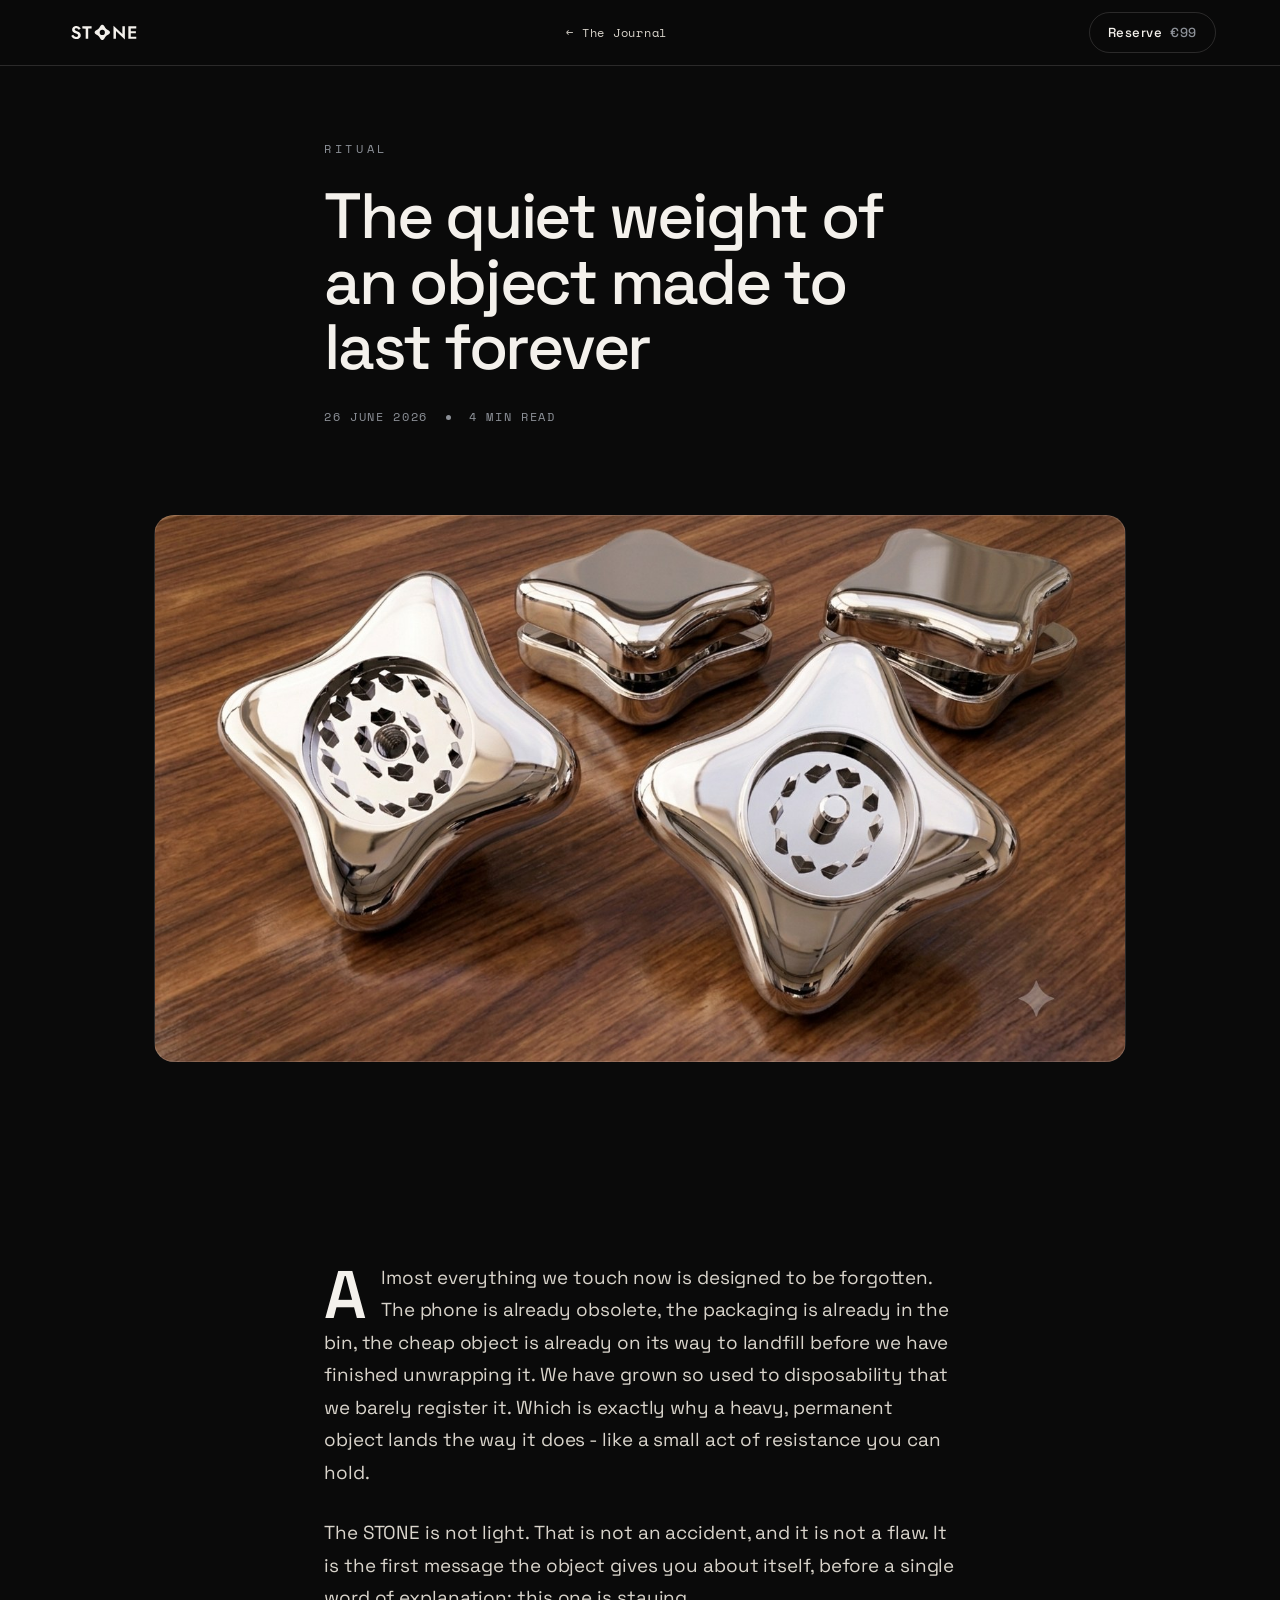
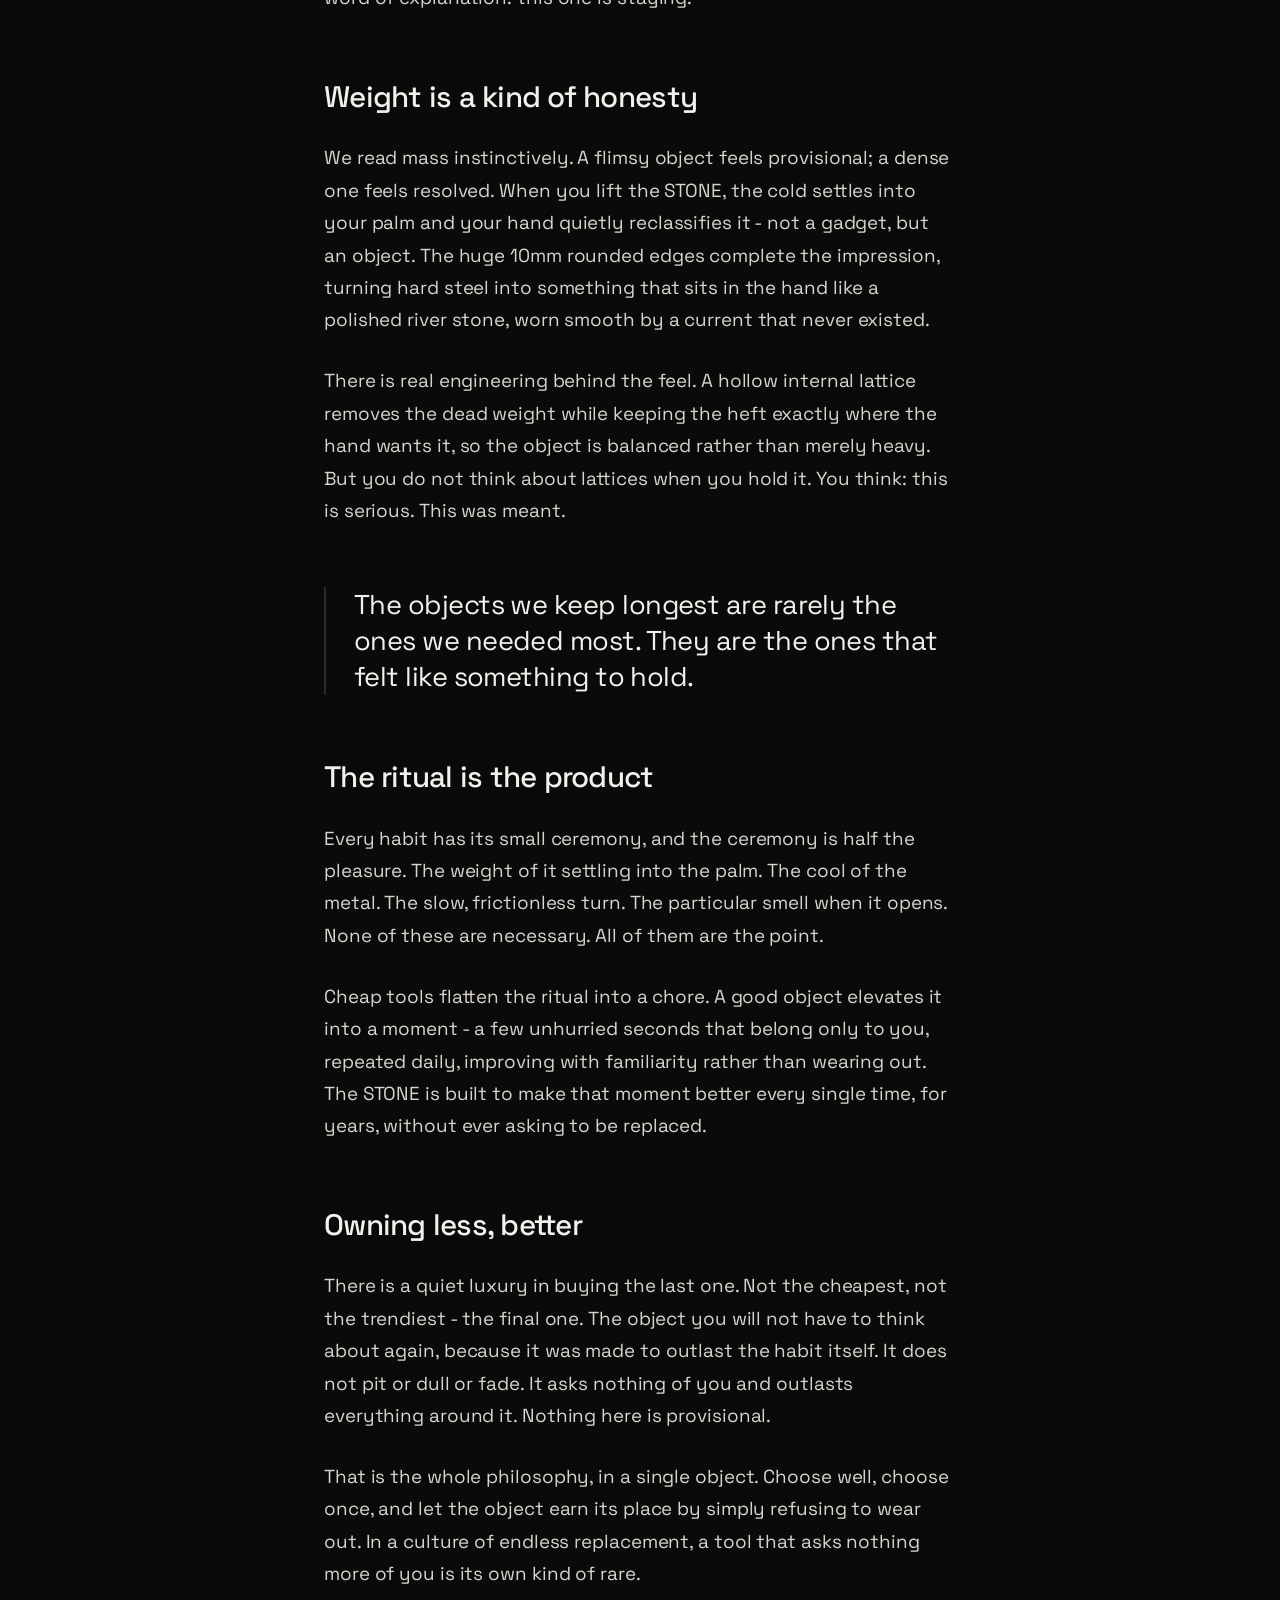
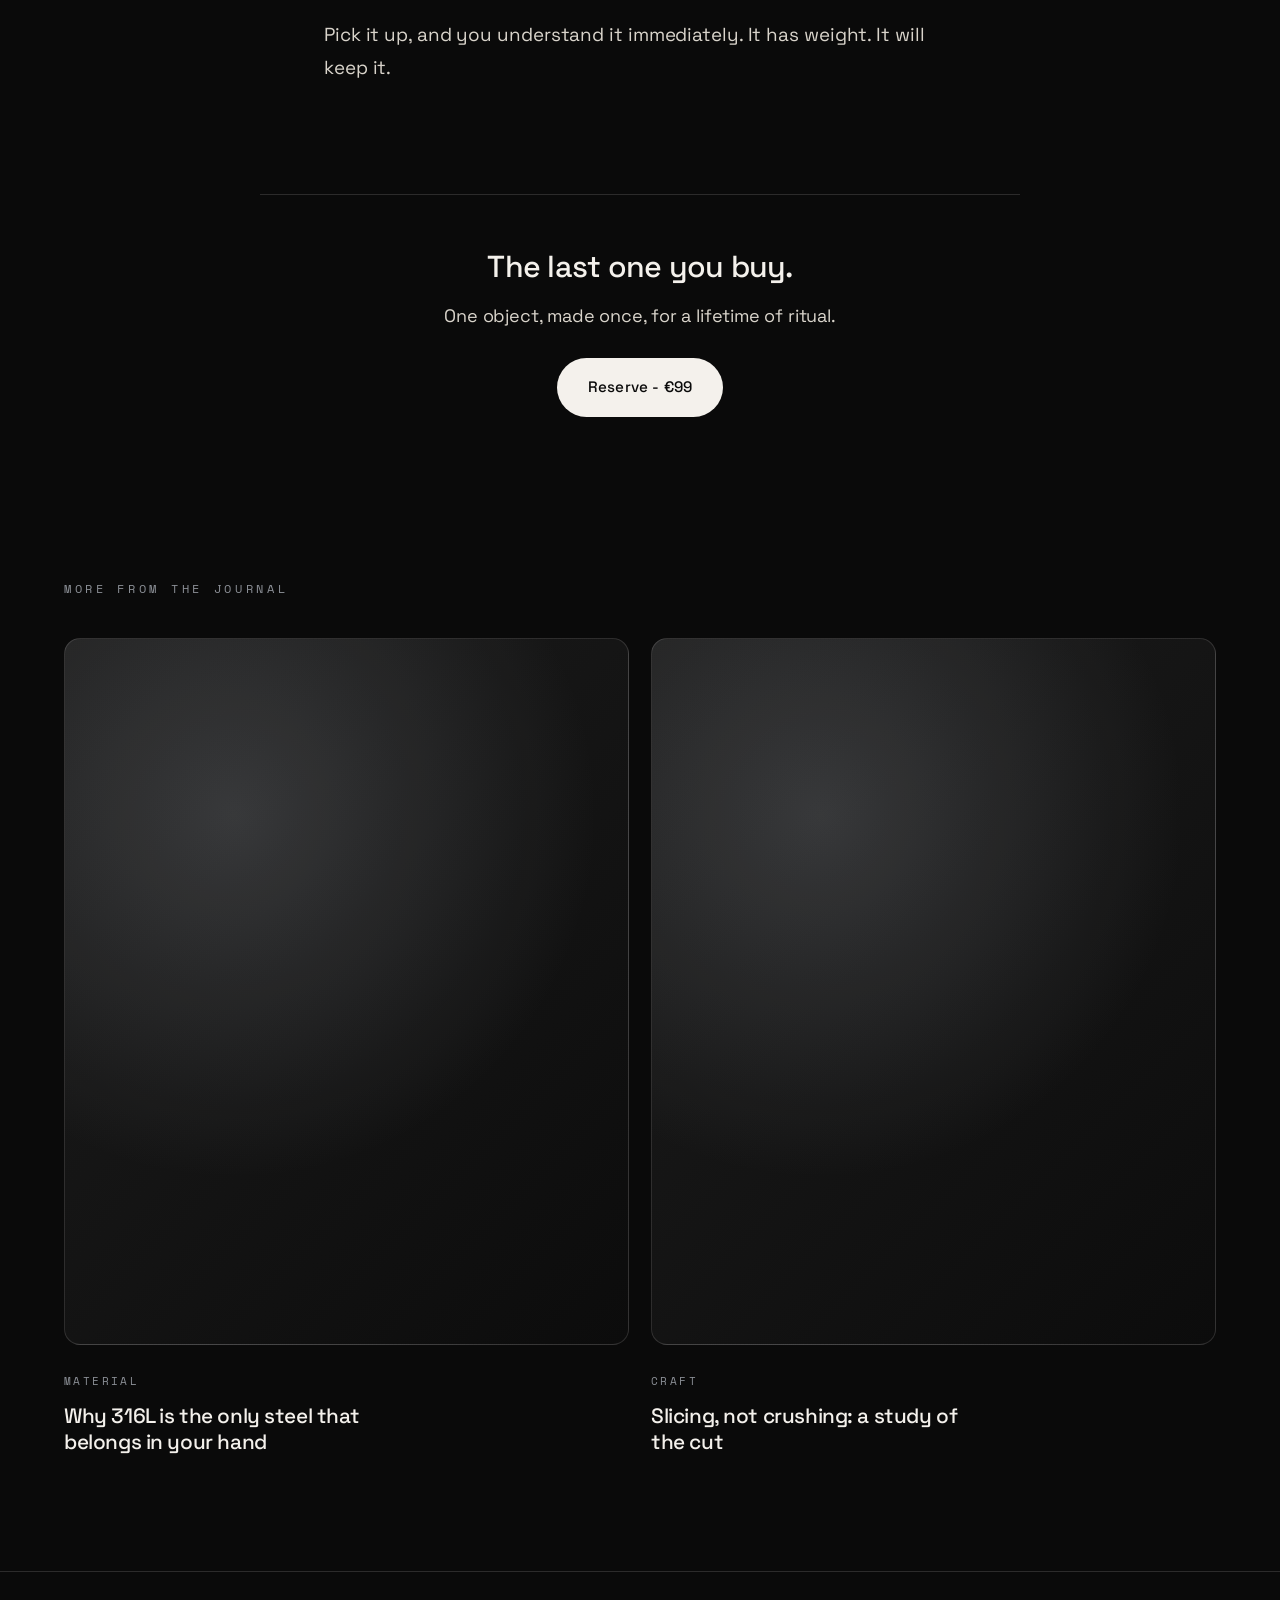
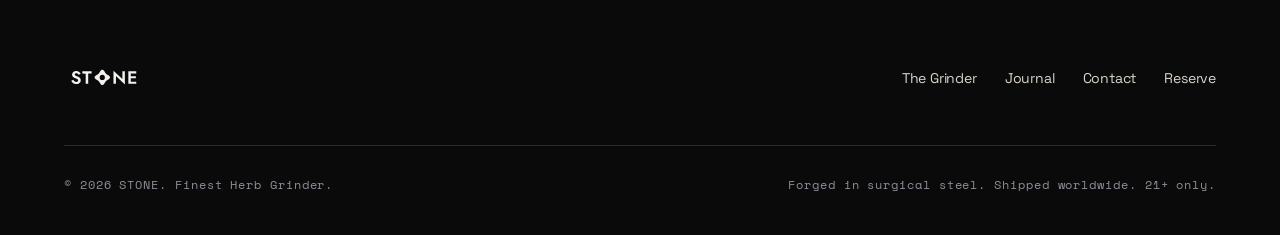
<file: journal/the-quiet-weight.html>
<!DOCTYPE html>
<html lang="en">
<head>
  <meta charset="UTF-8">
  <meta name="viewport" content="width=device-width, initial-scale=1.0">
  <title>The Quiet Weight of an Object Made to Last Forever - STONE Journal</title>
  <meta name="description" content="In a world of disposable everything, there is a particular calm in owning one object that will outlive the habit. On heft, permanence, and the ritual of the last grinder you will ever buy.">
  <link rel="canonical" href="https://stonegrinder.co/journal/the-quiet-weight">
  <link rel="icon" type="image/svg+xml" href="../assets/favicon.svg">
  <meta property="og:type" content="article">
  <meta property="og:title" content="The Quiet Weight of an Object Made to Last Forever">
  <meta property="og:description" content="On heft, permanence, and the quiet pleasure of owning one object built to outlive the habit.">
  <meta property="og:url" content="https://stonegrinder.co/journal/the-quiet-weight">
  <meta property="article:published_time" content="2026-06-26">
  <meta property="article:section" content="Ritual">
  <meta name="twitter:card" content="summary_large_image">
  <link rel="preconnect" href="https://fonts.googleapis.com">
  <link rel="preconnect" href="https://fonts.gstatic.com" crossorigin>
  <link href="https://fonts.googleapis.com/css2?family=Space+Grotesk:wght@400;500;600;700&family=Space+Mono:wght@400;700&display=swap" rel="stylesheet">
  <link rel="stylesheet" href="../style.css?v=7">
  <link rel="stylesheet" href="../journal.css?v=1">
  <script type="application/ld+json">
  {
    "@context":"https://schema.org",
    "@type":"Article",
    "headline":"The Quiet Weight of an Object Made to Last Forever",
    "description":"On heft, permanence, and the quiet pleasure of owning one object built to outlive the habit.",
    "datePublished":"2026-06-26",
    "articleSection":"Ritual",
    "author":{"@type":"Organization","name":"STONE"},
    "publisher":{"@type":"Organization","name":"STONE"},
    "mainEntityOfPage":"https://stonegrinder.co/journal/the-quiet-weight"
  }
  </script>
</head>
<body>

  <header class="nav is-stuck" id="nav">
    <a href="../" class="nav__brand" aria-label="STONE home">
      <img class="nav__logo" src="../assets/stone-wordmark-white.svg" alt="STONE" width="723" height="305">
    </a>
    <a href="../journal/" class="j-nav__back">← The Journal</a>
    <a href="../#founders" class="nav__cta">Reserve <span>€99</span></a>
  </header>

  <main>
    <article>
      <div class="article__head article">
        <span class="kicker article__cat">Ritual</span>
        <h1 class="article__title">The quiet weight of an object made to last forever</h1>
        <div class="article__meta">
          <time datetime="2026-06-26">26 June 2026</time>
          <span>4 min read</span>
        </div>
      </div>

      <figure class="article__lead">
        <div class="ph ph--hero has-img" style="background-image:url('../assets/img/journal-ritual.jpg?v=2');background-size:cover;background-position:center"></div>
      </figure>

      <div class="article prose">
        <p>Almost everything we touch now is designed to be forgotten. The phone is already obsolete, the packaging is already in the bin, the cheap object is already on its way to landfill before we have finished unwrapping it. We have grown so used to disposability that we barely register it. Which is exactly why a heavy, permanent object lands the way it does - like a small act of resistance you can hold.</p>

        <p>The STONE is not light. That is not an accident, and it is not a flaw. It is the first message the object gives you about itself, before a single word of explanation: this one is staying.</p>

        <h2>Weight is a kind of honesty</h2>

        <p>We read mass instinctively. A flimsy object feels provisional; a dense one feels resolved. When you lift the STONE, the cold settles into your palm and your hand quietly reclassifies it - not a gadget, but an object. The huge 10mm rounded edges complete the impression, turning hard steel into something that sits in the hand like a polished river stone, worn smooth by a current that never existed.</p>

        <p>There is real engineering behind the feel. A hollow internal lattice removes the dead weight while keeping the heft exactly where the hand wants it, so the object is balanced rather than merely heavy. But you do not think about lattices when you hold it. You think: this is serious. This was meant.</p>

        <blockquote>The objects we keep longest are rarely the ones we needed most. They are the ones that felt like something to hold.</blockquote>

        <h2>The ritual is the product</h2>

        <p>Every habit has its small ceremony, and the ceremony is half the pleasure. The weight of it settling into the palm. The cool of the metal. The slow, frictionless turn. The particular smell when it opens. None of these are necessary. All of them are the point.</p>

        <p>Cheap tools flatten the ritual into a chore. A good object elevates it into a moment - a few unhurried seconds that belong only to you, repeated daily, improving with familiarity rather than wearing out. The STONE is built to make that moment better every single time, for years, without ever asking to be replaced.</p>

        <h2>Owning less, better</h2>

        <p>There is a quiet luxury in buying the last one. Not the cheapest, not the trendiest - the final one. The object you will not have to think about again, because it was made to outlast the habit itself. It does not pit or dull or fade. It asks nothing of you and outlasts everything around it. Nothing here is provisional.</p>

        <p>That is the whole philosophy, in a single object. Choose well, choose once, and let the object earn its place by simply refusing to wear out. In a culture of endless replacement, a tool that asks nothing more of you is its own kind of rare.</p>

        <p>Pick it up, and you understand it immediately. It has weight. It will keep it.</p>
      </div>

      <div class="article__cta">
        <h3>The last one you buy.</h3>
        <p>One object, made once, for a lifetime of ritual.</p>
        <a href="../#founders" class="btn btn--solid">Reserve - €99</a>
      </div>
    </article>

    <section class="more">
      <span class="kicker more__kicker">More from the Journal</span>
      <div class="more__grid">
        <a class="jcard" href="why-316l-steel">
          <div class="jcard__img" aria-hidden="true"></div>
          <span class="jcard__meta">Material</span>
          <h3>Why 316L is the only steel that belongs in your hand</h3>
        </a>
        <a class="jcard" href="slicing-not-crushing">
          <div class="jcard__img" aria-hidden="true"></div>
          <span class="jcard__meta">Craft</span>
          <h3>Slicing, not crushing: a study of the cut</h3>
        </a>
      </div>
    </section>
  </main>

  <footer class="footer">
    <div class="footer__top">
      <a href="../" class="footer__brand" aria-label="STONE">
        <img class="footer__logo" src="../assets/stone-wordmark-white.svg" alt="STONE" width="723" height="305">
      </a>
      <nav class="footer__nav" aria-label="Footer">
        <a href="../the-grinder">The Grinder</a>
        <a href="../journal/">Journal</a>
        <a href="../contact">Contact</a>
        <a href="../#founders">Reserve</a>
      </nav>
    </div>
    <div class="footer__bottom">
      <p>© 2026 STONE. Finest Herb Grinder.</p>
      <p>Forged in surgical steel. Shipped worldwide. 21+ only.</p>
    </div>
  </footer>

</body>
</html>
</file>
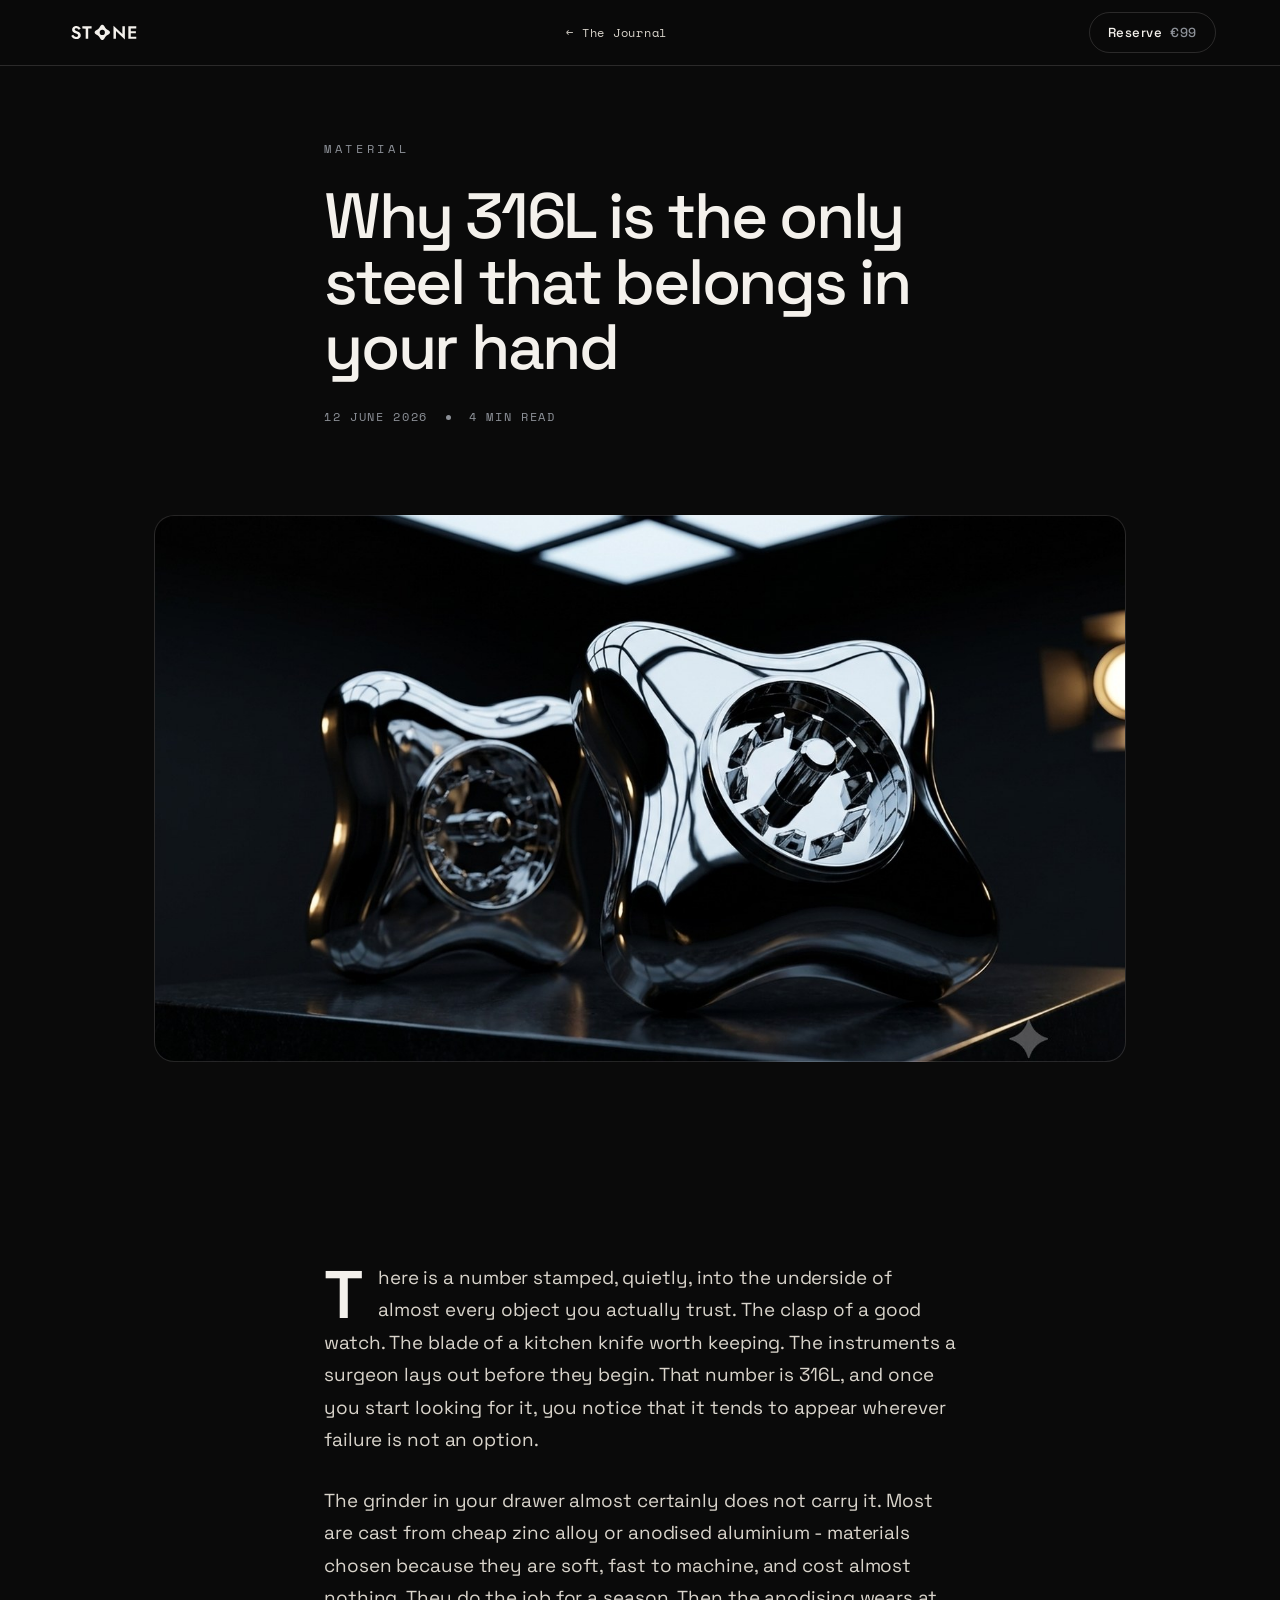
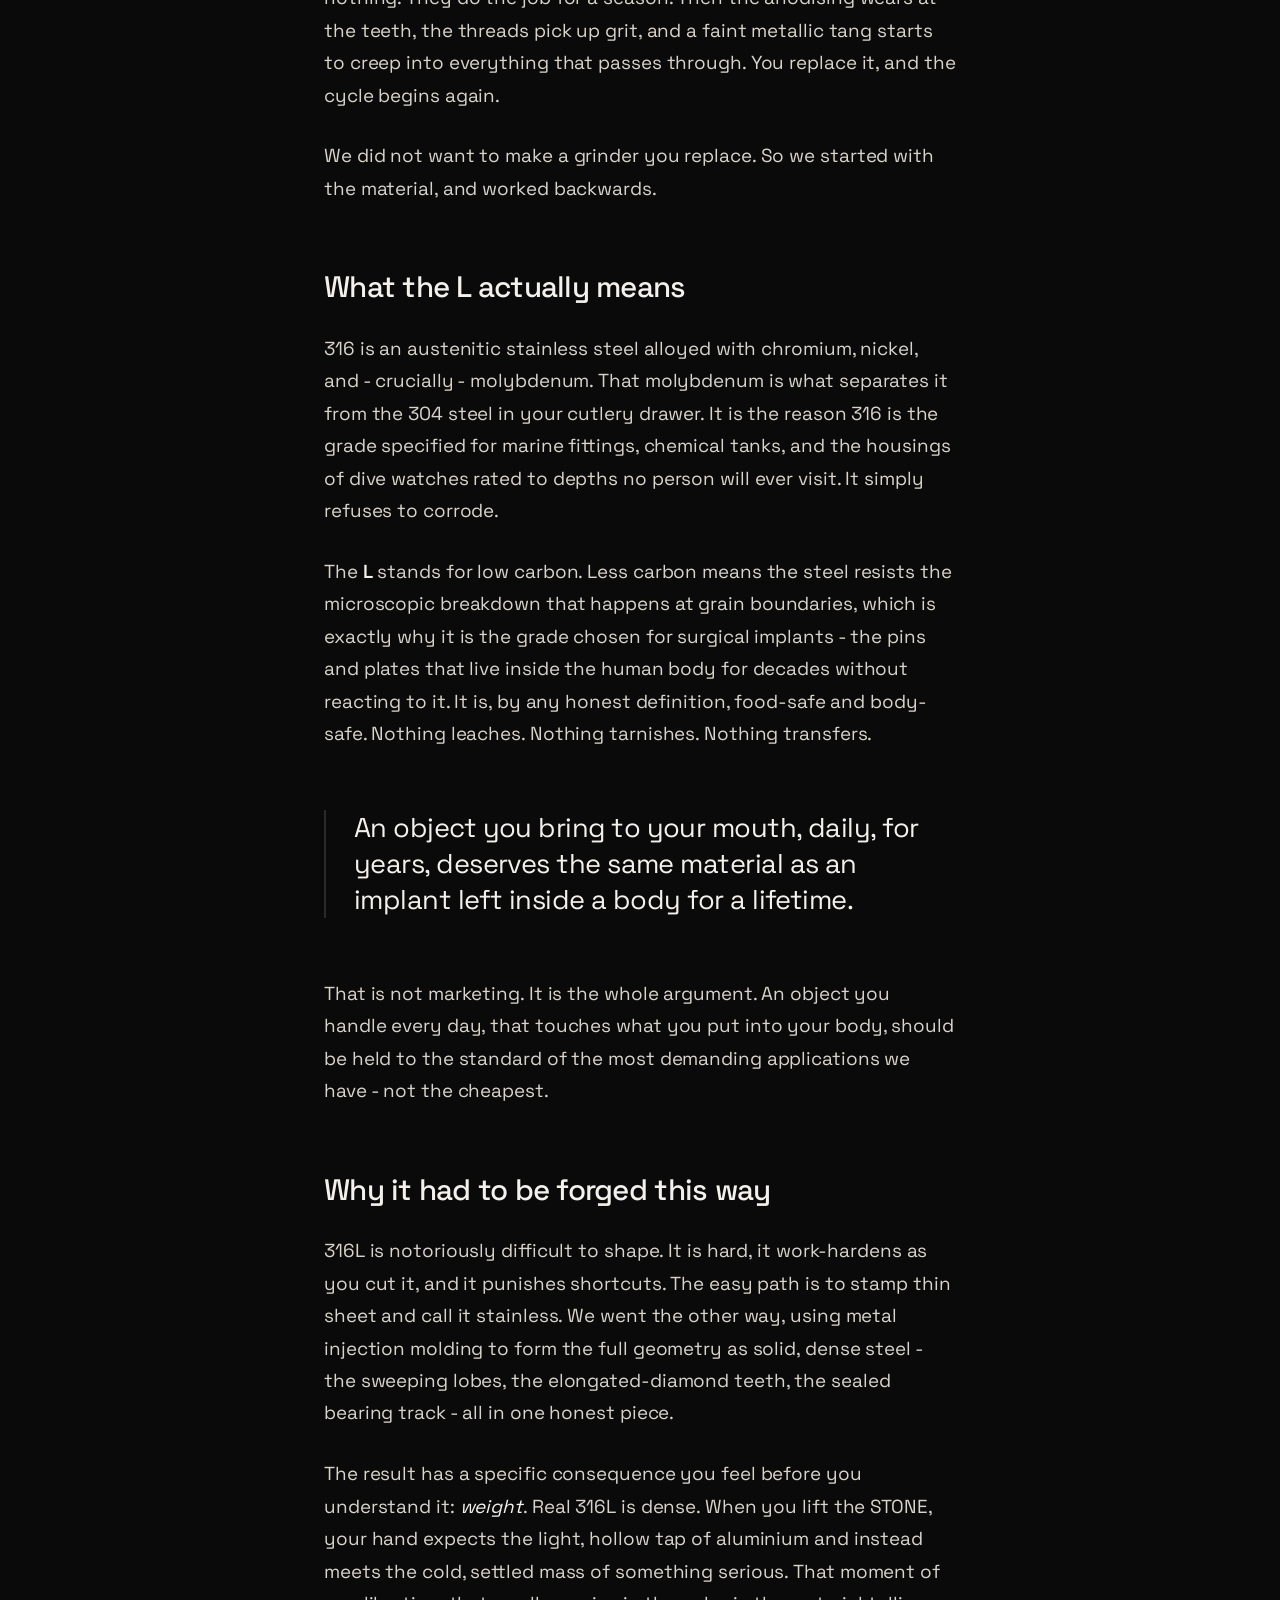
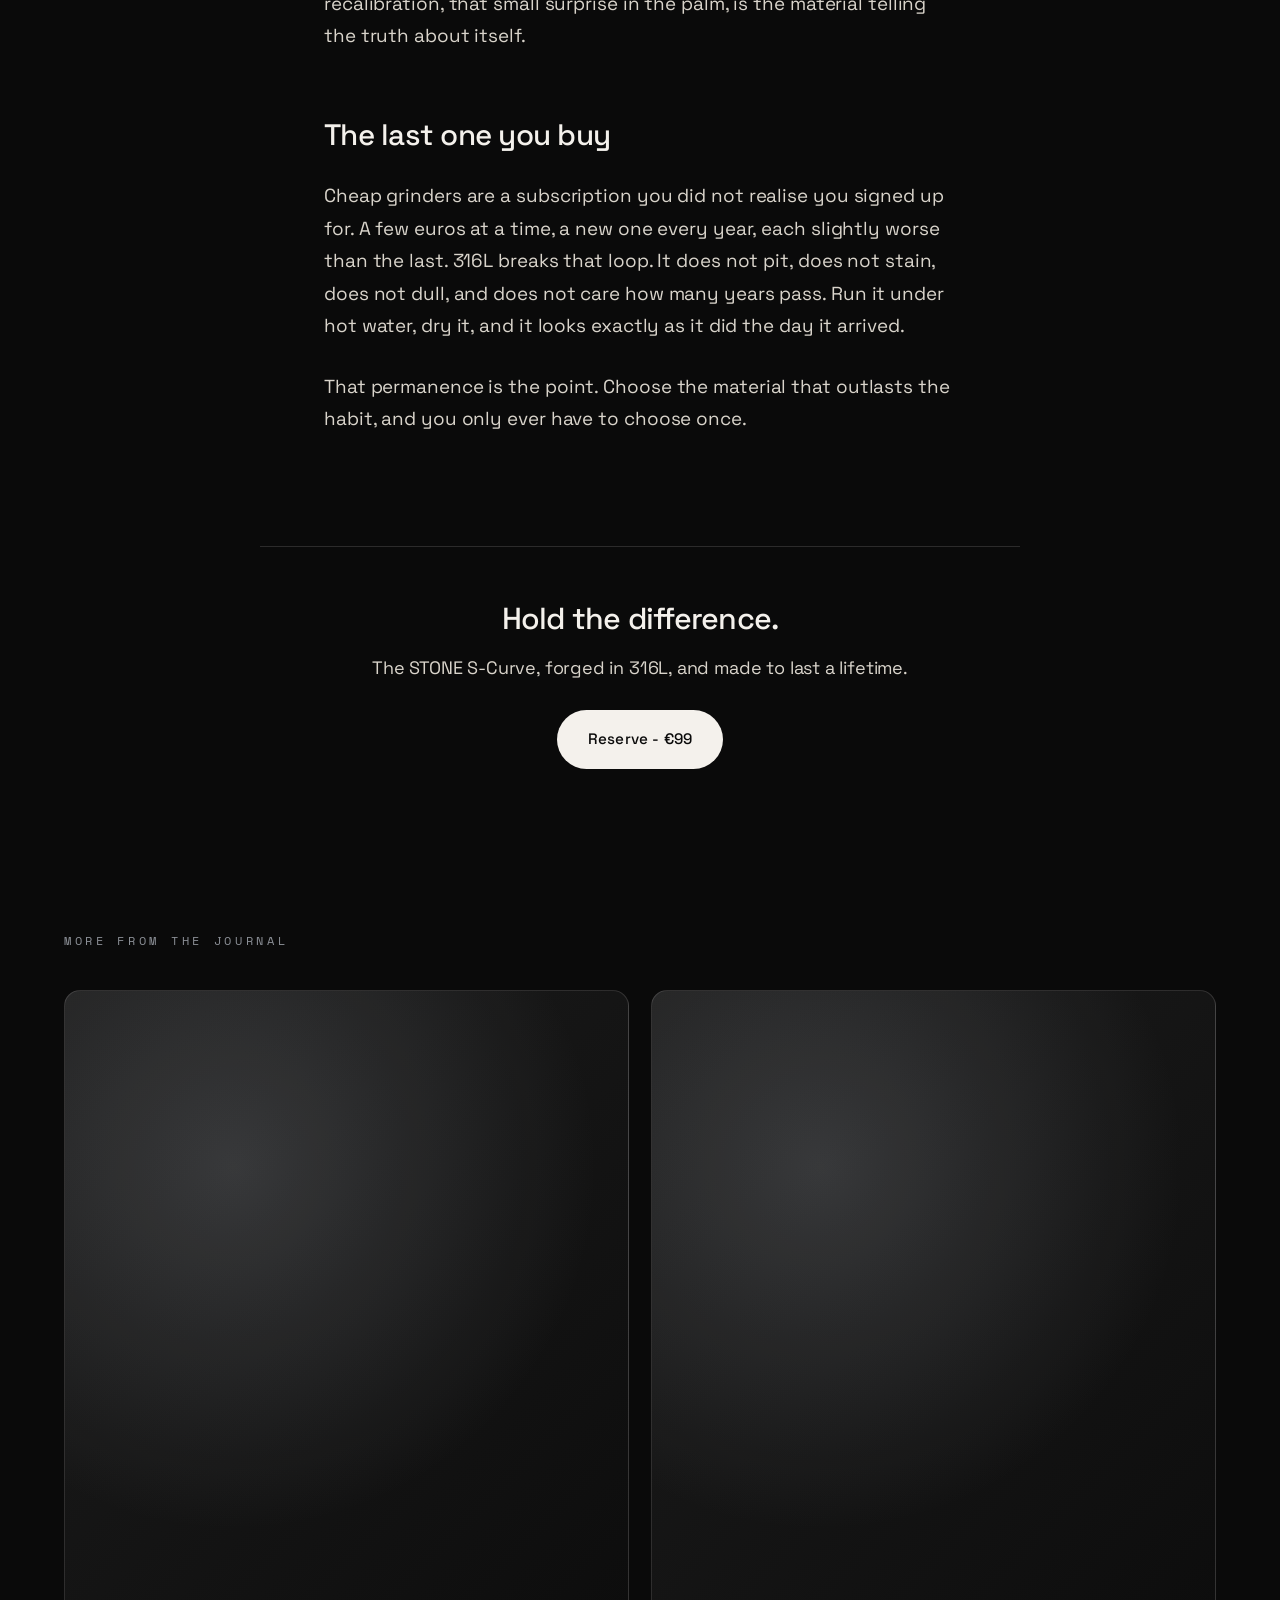
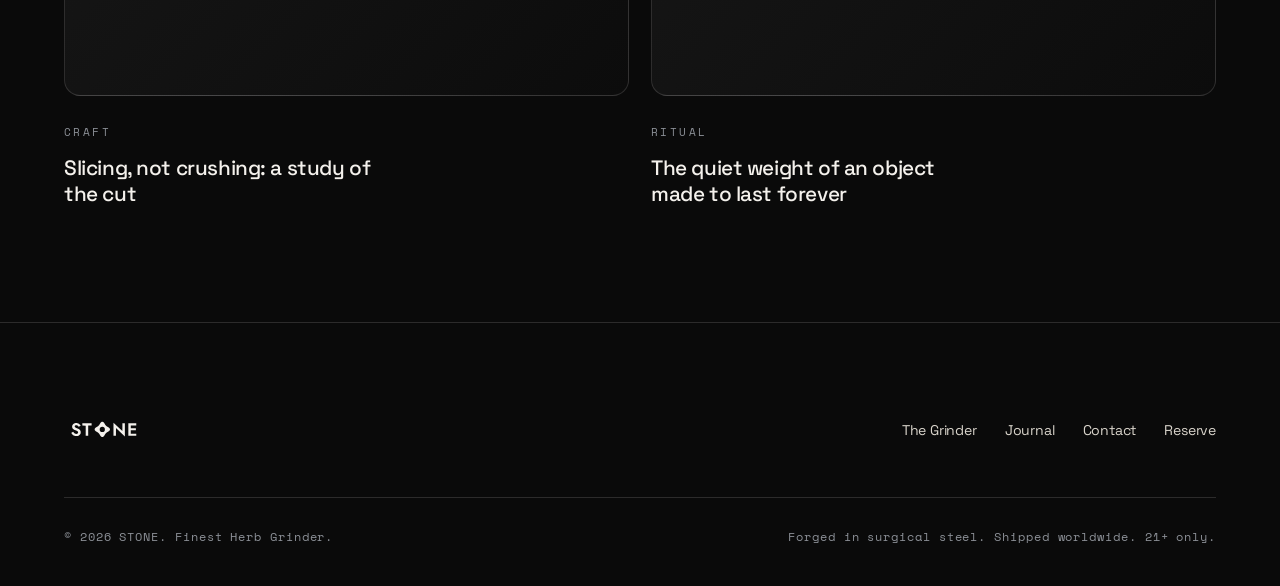
<file: journal/why-316l-steel.html>
<!DOCTYPE html>
<html lang="en">
<head>
  <meta charset="UTF-8">
  <meta name="viewport" content="width=device-width, initial-scale=1.0">
  <title>Why 316L Is the Only Steel That Belongs in Your Hand - STONE Journal</title>
  <meta name="description" content="Most grinders are made of cheap aluminium or zinc. The STONE is forged from 316L surgical steel - the same alloy used in implants and dive watches. Here is why that choice changes everything.">
  <link rel="canonical" href="https://stonegrinder.co/journal/why-316l-steel">
  <link rel="icon" type="image/svg+xml" href="../assets/favicon.svg">
  <meta property="og:type" content="article">
  <meta property="og:title" content="Why 316L Is the Only Steel That Belongs in Your Hand">
  <meta property="og:description" content="The same alloy used in surgical implants and dive watches - and why it is the only honest choice for an object you keep for life.">
  <meta property="og:url" content="https://stonegrinder.co/journal/why-316l-steel">
  <meta property="article:published_time" content="2026-06-12">
  <meta property="article:section" content="Material">
  <meta name="twitter:card" content="summary_large_image">
  <link rel="preconnect" href="https://fonts.googleapis.com">
  <link rel="preconnect" href="https://fonts.gstatic.com" crossorigin>
  <link href="https://fonts.googleapis.com/css2?family=Space+Grotesk:wght@400;500;600;700&family=Space+Mono:wght@400;700&display=swap" rel="stylesheet">
  <link rel="stylesheet" href="../style.css?v=7">
  <link rel="stylesheet" href="../journal.css?v=1">
  <script type="application/ld+json">
  {
    "@context":"https://schema.org",
    "@type":"Article",
    "headline":"Why 316L Is the Only Steel That Belongs in Your Hand",
    "description":"The same alloy used in surgical implants and dive watches - and why it is the only honest choice for an object you keep for life.",
    "datePublished":"2026-06-12",
    "articleSection":"Material",
    "author":{"@type":"Organization","name":"STONE"},
    "publisher":{"@type":"Organization","name":"STONE"},
    "mainEntityOfPage":"https://stonegrinder.co/journal/why-316l-steel"
  }
  </script>
</head>
<body>

  <header class="nav is-stuck" id="nav">
    <a href="../" class="nav__brand" aria-label="STONE home">
      <img class="nav__logo" src="../assets/stone-wordmark-white.svg" alt="STONE" width="723" height="305">
    </a>
    <a href="../journal/" class="j-nav__back">← The Journal</a>
    <a href="../#founders" class="nav__cta">Reserve <span>€99</span></a>
  </header>

  <main>
    <article>
      <div class="article__head article">
        <span class="kicker article__cat">Material</span>
        <h1 class="article__title">Why 316L is the only steel that belongs in your hand</h1>
        <div class="article__meta">
          <time datetime="2026-06-12">12 June 2026</time>
          <span>4 min read</span>
        </div>
      </div>

      <figure class="article__lead">
        <div class="ph ph--hero has-img" style="background-image:url('../assets/img/journal-material.jpg?v=2');background-size:cover;background-position:center"></div>
      </figure>

      <div class="article prose">
        <p>There is a number stamped, quietly, into the underside of almost every object you actually trust. The clasp of a good watch. The blade of a kitchen knife worth keeping. The instruments a surgeon lays out before they begin. That number is 316L, and once you start looking for it, you notice that it tends to appear wherever failure is not an option.</p>

        <p>The grinder in your drawer almost certainly does not carry it. Most are cast from cheap zinc alloy or anodised aluminium - materials chosen because they are soft, fast to machine, and cost almost nothing. They do the job for a season. Then the anodising wears at the teeth, the threads pick up grit, and a faint metallic tang starts to creep into everything that passes through. You replace it, and the cycle begins again.</p>

        <p>We did not want to make a grinder you replace. So we started with the material, and worked backwards.</p>

        <h2>What the L actually means</h2>

        <p>316 is an austenitic stainless steel alloyed with chromium, nickel, and - crucially - molybdenum. That molybdenum is what separates it from the 304 steel in your cutlery drawer. It is the reason 316 is the grade specified for marine fittings, chemical tanks, and the housings of dive watches rated to depths no person will ever visit. It simply refuses to corrode.</p>

        <p>The <strong>L</strong> stands for low carbon. Less carbon means the steel resists the microscopic breakdown that happens at grain boundaries, which is exactly why it is the grade chosen for surgical implants - the pins and plates that live inside the human body for decades without reacting to it. It is, by any honest definition, food-safe and body-safe. Nothing leaches. Nothing tarnishes. Nothing transfers.</p>

        <blockquote>An object you bring to your mouth, daily, for years, deserves the same material as an implant left inside a body for a lifetime.</blockquote>

        <p>That is not marketing. It is the whole argument. An object you handle every day, that touches what you put into your body, should be held to the standard of the most demanding applications we have - not the cheapest.</p>

        <h2>Why it had to be forged this way</h2>

        <p>316L is notoriously difficult to shape. It is hard, it work-hardens as you cut it, and it punishes shortcuts. The easy path is to stamp thin sheet and call it stainless. We went the other way, using metal injection molding to form the full geometry as solid, dense steel - the sweeping lobes, the elongated-diamond teeth, the sealed bearing track - all in one honest piece.</p>

        <p>The result has a specific consequence you feel before you understand it: <em>weight</em>. Real 316L is dense. When you lift the STONE, your hand expects the light, hollow tap of aluminium and instead meets the cold, settled mass of something serious. That moment of recalibration, that small surprise in the palm, is the material telling the truth about itself.</p>

        <h2>The last one you buy</h2>

        <p>Cheap grinders are a subscription you did not realise you signed up for. A few euros at a time, a new one every year, each slightly worse than the last. 316L breaks that loop. It does not pit, does not stain, does not dull, and does not care how many years pass. Run it under hot water, dry it, and it looks exactly as it did the day it arrived.</p>

        <p>That permanence is the point. Choose the material that outlasts the habit, and you only ever have to choose once.</p>
      </div>

      <div class="article__cta">
        <h3>Hold the difference.</h3>
        <p>The STONE S-Curve, forged in 316L, and made to last a lifetime.</p>
        <a href="../#founders" class="btn btn--solid">Reserve - €99</a>
      </div>
    </article>

    <!-- more -->
    <section class="more">
      <span class="kicker more__kicker">More from the Journal</span>
      <div class="more__grid">
        <a class="jcard" href="slicing-not-crushing">
          <div class="jcard__img" aria-hidden="true"></div>
          <span class="jcard__meta">Craft</span>
          <h3>Slicing, not crushing: a study of the cut</h3>
        </a>
        <a class="jcard" href="the-quiet-weight">
          <div class="jcard__img" aria-hidden="true"></div>
          <span class="jcard__meta">Ritual</span>
          <h3>The quiet weight of an object made to last forever</h3>
        </a>
      </div>
    </section>
  </main>

  <footer class="footer">
    <div class="footer__top">
      <a href="../" class="footer__brand" aria-label="STONE">
        <img class="footer__logo" src="../assets/stone-wordmark-white.svg" alt="STONE" width="723" height="305">
      </a>
      <nav class="footer__nav" aria-label="Footer">
        <a href="../the-grinder">The Grinder</a>
        <a href="../journal/">Journal</a>
        <a href="../contact">Contact</a>
        <a href="../#founders">Reserve</a>
      </nav>
    </div>
    <div class="footer__bottom">
      <p>© 2026 STONE. Finest Herb Grinder.</p>
      <p>Forged in surgical steel. Shipped worldwide. 21+ only.</p>
    </div>
  </footer>

</body>
</html>
</file>
<file: style.css>
/* ░░░░░░░░░░ STONE ░░░░░░░░░░ */
/* Strict monochrome · object-as-jewellery */

:root{
  --ink:#0a0a0a;          /* true near-black */
  --ink-2:#141414;
  --bone:#f4f1ec;         /* warm off-white */
  --bone-dim:#d9d4cb;
  --steel:#8c9097;        /* cold steel grey */
  --steel-dk:#3a3d42;
  --line:rgba(244,241,236,.14);
  --ember:#c8703a;        /* used almost never — hover only */
  --maxw:1280px;
  --pad:clamp(20px,5vw,72px);
  --r:16px;
  --ease:cubic-bezier(.16,1,.3,1);
  --font:"Space Grotesk",system-ui,sans-serif;
  --mono:"Space Mono",ui-monospace,monospace;
  --mark-mask:url("data:image/svg+xml,%3Csvg xmlns='http://www.w3.org/2000/svg' viewBox='0 0 100 100' fill-rule='evenodd'%3E%3Cpath d='M50,3 C69,3 59.35,29.65 64.85,35.15 C70.35,40.65 97,31 97,50 C97,69 70.35,59.35 64.85,64.85 C59.35,70.35 69,97 50,97 C31,97 40.65,70.35 35.15,64.85 C29.65,59.35 3,69 3,50 C3,31 29.65,40.65 35.15,35.15 C40.65,29.65 31,3 50,3 Z M50,34 a16,16 0 1,0 0.01,0 Z'/%3E%3C/svg%3E");
}

*{box-sizing:border-box;margin:0;padding:0}
html{scroll-behavior:smooth;-webkit-text-size-adjust:100%}
body{
  background:var(--ink);
  color:var(--bone);
  font-family:var(--font);
  font-size:18px;
  line-height:1.6;
  font-weight:400;
  letter-spacing:-.01em;
  -webkit-font-smoothing:antialiased;
  overflow-x:hidden;
}
img{max-width:100%;display:block}
a{color:inherit;text-decoration:none}
::selection{background:var(--bone);color:var(--ink)}

/* ░░ TYPE PRIMITIVES ░░ */
.eyebrow,.kicker{
  font-family:var(--mono);
  font-size:.72rem;
  letter-spacing:.32em;
  text-transform:uppercase;
  color:var(--steel);
}
.section__title{
  font-size:clamp(2.4rem,7vw,5.5rem);
  line-height:.98;
  font-weight:500;
  letter-spacing:-.035em;
}
em{font-style:normal;color:var(--bone);position:relative}
.manifesto em{font-style:italic;color:var(--bone)}

/* ░░ NAV ░░ */
.nav{
  position:fixed;inset:0 0 auto 0;z-index:50;
  display:flex;align-items:center;justify-content:space-between;
  gap:24px;
  padding:18px var(--pad);
  background:linear-gradient(to bottom,rgba(10,10,10,.85),rgba(10,10,10,0));
  backdrop-filter:blur(2px);
  transition:background .4s var(--ease),padding .4s var(--ease);
}
.nav.is-stuck{
  background:rgba(10,10,10,.82);
  backdrop-filter:blur(14px) saturate(1.1);
  border-bottom:1px solid var(--line);
  padding-top:12px;padding-bottom:12px;
}
.nav__brand{display:flex;align-items:center}
.nav__logo{height:34px;width:auto;display:block}
.nav__links{display:flex;gap:30px}
.nav__links a{
  font-size:.86rem;letter-spacing:.04em;color:var(--bone-dim);
  position:relative;padding:4px 0;transition:color .3s;
}
.nav__links a::after{
  content:"";position:absolute;left:0;bottom:0;height:1px;width:0;
  background:var(--bone);transition:width .35s var(--ease);
}
.nav__links a:hover{color:var(--bone)}
.nav__links a:hover::after{width:100%}
.nav__cta{
  font-size:.82rem;font-weight:500;letter-spacing:.04em;
  border:1px solid var(--line);border-radius:100px;
  padding:9px 18px;display:inline-flex;gap:8px;align-items:center;
  transition:.35s var(--ease);
}
.nav__cta span{color:var(--steel)}
.nav__cta:hover{background:var(--bone);color:var(--ink);border-color:var(--bone)}
.nav__cta:hover span{color:var(--ink)}

/* ░░ BUTTONS ░░ */
.btn{
  display:inline-flex;align-items:center;justify-content:center;gap:10px;
  font-family:var(--font);font-size:.95rem;font-weight:500;letter-spacing:.01em;
  padding:16px 30px;border-radius:100px;border:1px solid transparent;
  cursor:pointer;transition:.4s var(--ease);
}
.btn--solid{background:var(--bone);color:var(--ink)}
.btn--solid:hover{transform:translateY(-2px);box-shadow:0 14px 40px rgba(0,0,0,.5)}
.btn--ghost{border-color:var(--line);color:var(--bone)}
.btn--ghost:hover{border-color:var(--bone);background:rgba(244,241,236,.04)}
.btn--block{width:100%;padding:18px}

/* ░░ STAGE (product placeholder) ░░ */
.stage{
  position:relative;display:grid;place-items:center;
  aspect-ratio:1/1;
}
.stage__halo{
  position:absolute;inset:0;border-radius:50%;
  background:radial-gradient(circle at 50% 42%,rgba(140,144,151,.30),rgba(140,144,151,.06) 42%,transparent 66%);
  filter:blur(6px);
}
/* ░░ REAL PHOTOGRAPHY ░░ */
.stage__photo{position:relative;z-index:1;width:100%;height:auto;border-radius:24px;display:block;object-fit:contain;box-shadow:0 40px 80px rgba(0,0,0,.55)}
.hero__stage--photo,.stage.is-photo{display:block;aspect-ratio:auto;height:auto}
.stage.is-photo{max-width:none}
/* a placeholder box filled with a real photo (background-image set inline) */
.ph.has-img{background-size:cover;background-position:center;background-repeat:no-repeat}
.ph.has-img::before,.ph.has-img::after{content:none}
.hero__stage--photo .stage__halo{background:radial-gradient(circle at 50% 45%,rgba(140,144,151,.22),transparent 62%)}

/* ░░ PHOTO PLACEHOLDER — swap .ph for <img> when photography lands ░░ */
.ph{
  position:relative;z-index:1;width:84%;aspect-ratio:1/1;border-radius:24px;
  display:grid;place-items:center;overflow:hidden;
  border:1px solid var(--line);
  background:
    radial-gradient(120% 90% at 35% 25%,rgba(140,144,151,.16),transparent 60%),
    linear-gradient(160deg,#161618,#0c0c0d);
  transition:background .6s var(--ease),border-color .4s;
}
.ph::before{
  content:"";position:absolute;inset:0;
  background:repeating-linear-gradient(135deg,transparent 0 22px,rgba(244,241,236,.018) 22px 23px);
}
.ph::after{
  content:attr(data-label);position:relative;
  font-family:var(--mono);font-size:.68rem;letter-spacing:.28em;text-transform:uppercase;
  color:var(--steel);
}
.ph--hero{width:100%}
.ph--light{
  border-color:rgba(10,10,10,.1);
  background:
    radial-gradient(120% 90% at 38% 26%,rgba(255,255,255,.7),transparent 58%),
    linear-gradient(160deg,#e9e5dd,#d3cdc2);
}
.ph--light::after{color:#9a948a}
/* stealth tint for the finish toggle */
[data-finish="stealth"] .ph{
  background:radial-gradient(120% 90% at 35% 25%,rgba(80,84,90,.18),transparent 60%),linear-gradient(160deg,#0c0c0d,#060607);
}

/* ░░ HERO ░░ */
.hero{
  position:relative;min-height:100svh;
  display:grid;
  grid-template-columns:1.05fr .95fr;
  align-items:center;gap:40px;
  padding:140px var(--pad) 80px;
  overflow:hidden;
}
.hero__grain{
  position:absolute;inset:-20% -10%;z-index:0;pointer-events:none;
  background:
    radial-gradient(60% 50% at 78% 38%,rgba(140,144,151,.16),transparent 70%),
    radial-gradient(50% 40% at 12% 80%,rgba(140,144,151,.08),transparent 70%);
}
.hero__inner{position:relative;z-index:2;max-width:620px}
.eyebrow{display:block;margin-bottom:26px}
.hero__title{
  font-size:clamp(2.9rem,7.2vw,6rem);
  line-height:.96;font-weight:500;letter-spacing:-.04em;
  margin-bottom:28px;
}
.hero__sub{
  font-size:clamp(1.05rem,1.6vw,1.35rem);
  color:var(--bone-dim);max-width:30ch;line-height:1.5;margin-bottom:40px;
}
.hero__actions{display:flex;gap:14px;flex-wrap:wrap}
.hero__stage{position:relative;z-index:1;width:100%;max-width:600px;justify-self:center}
.hero__scroll{
  position:absolute;bottom:30px;left:var(--pad);z-index:3;
  font-family:var(--mono);font-size:.68rem;letter-spacing:.28em;text-transform:uppercase;
  color:var(--steel);display:flex;align-items:center;gap:10px;
}
.hero__scroll::before{content:"";width:34px;height:1px;background:var(--steel);
  animation:scrollline 2.4s var(--ease) infinite}
@keyframes scrollline{0%,100%{transform:scaleX(.4);opacity:.4}50%{transform:scaleX(1);opacity:1}}

/* ░░ MARQUEE ░░ */
.marquee{border-block:1px solid var(--line);overflow:hidden;padding:18px 0}
.marquee__track{
  display:flex;gap:34px;align-items:center;white-space:nowrap;width:max-content;
  animation:marq 32s linear infinite;
}
.marquee__track span{font-family:var(--mono);font-size:.82rem;letter-spacing:.24em;color:var(--bone-dim)}
.marquee__track i{color:var(--steel);font-style:normal}
@keyframes marq{to{transform:translateX(-50%)}}

/* ░░ SECTION SHELL ░░ */
.section{max-width:var(--maxw);margin:0 auto;padding:clamp(90px,12vw,170px) var(--pad)}
.section__head{margin-bottom:64px;max-width:760px}
.section__head--row{max-width:none;display:flex;justify-content:space-between;align-items:flex-end;gap:24px;flex-wrap:wrap}
.journal__all{font-family:var(--mono);font-size:.78rem;letter-spacing:.14em;text-transform:uppercase;color:var(--bone-dim);white-space:nowrap;padding-bottom:6px;transition:color .3s}
.journal__all:hover{color:var(--bone)}
.kicker{display:block;margin-bottom:22px}
.section__lede{margin-top:26px;font-size:1.15rem;color:var(--bone-dim);max-width:54ch;line-height:1.55}

/* ░░ MANIFESTO ░░ */
.manifesto{max-width:1100px;margin:0 auto;padding:clamp(80px,11vw,150px) var(--pad)}
.manifesto__text{
  font-size:clamp(1.5rem,3.6vw,2.7rem);
  line-height:1.32;font-weight:400;letter-spacing:-.02em;color:var(--steel);
}
.manifesto__text em{color:var(--bone)}
.manifesto__text--punch{margin-top:.85em;padding-top:.85em;border-top:1px solid rgba(244,241,236,.1)}

/* ░░ FOUNDERS ░░ */
.founders{max-width:var(--maxw);margin:0 auto;padding:clamp(70px,10vw,140px) var(--pad)}
.founders__head{max-width:780px}
.founders__title{font-size:clamp(2.4rem,6.5vw,5rem);font-weight:500;letter-spacing:-.04em;line-height:.98;margin-top:18px}
.founders__lede{margin-top:26px;font-size:clamp(1.05rem,1.7vw,1.3rem);line-height:1.6;color:var(--steel);max-width:680px}
.founders__grid{display:grid;grid-template-columns:repeat(2,1fr);gap:1px;background:var(--line);border:1px solid var(--line);border-radius:var(--r);overflow:hidden;margin:clamp(40px,6vw,64px) 0 clamp(28px,3vw,36px)}
.founders__perk{background:var(--ink);padding:clamp(28px,3.5vw,44px)}
.founders__no{font-family:var(--mono);font-size:.7rem;letter-spacing:.22em;color:var(--steel)}
.founders__perk h3{font-size:clamp(1.25rem,2vw,1.55rem);font-weight:500;letter-spacing:-.02em;margin:16px 0 12px}
.founders__perk p{color:var(--bone-dim);line-height:1.6;font-size:1rem}
.founders__cta{display:flex;flex-wrap:wrap;align-items:center;justify-content:space-between;gap:28px;padding:clamp(28px,3.5vw,40px);border:1px solid var(--line);border-radius:var(--r);background:var(--ink-2)}
.founders__price{display:flex;align-items:baseline;gap:16px;flex-wrap:wrap}
.founders__amt{font-size:clamp(2.6rem,6vw,3.6rem);font-weight:600;letter-spacing:-.03em;line-height:1}
.founders__was{font-size:1.3rem;color:var(--steel);text-decoration:line-through}
.founders__slots{width:100%;font-family:var(--mono);font-size:.72rem;letter-spacing:.14em;text-transform:uppercase;color:var(--steel);margin-top:4px}
.founders__fine{margin-top:24px;font-size:.85rem;color:var(--steel);max-width:640px;line-height:1.6}
.hero__founders{margin-top:22px;font-family:var(--mono);font-size:.72rem;letter-spacing:.08em;color:var(--bone-dim);max-width:430px;line-height:1.7}
.buy__was{font-size:1.05rem;color:var(--steel);text-decoration:line-through;margin-left:10px}
/* quantity stepper (lives on the light bone acquire card) */
.buy__qty{display:flex;align-items:center;justify-content:space-between;gap:16px;margin:20px 0}
.buy__qty>span{font-family:var(--mono);font-size:.68rem;letter-spacing:.14em;text-transform:uppercase;color:var(--steel-dk)}
.qty{display:inline-flex;align-items:center;border:1px solid rgba(10,10,10,.2);border-radius:100px;overflow:hidden}
.qty__btn{width:42px;height:42px;background:none;border:none;color:var(--ink);font-size:1.3rem;line-height:1;cursor:pointer;transition:.2s var(--ease);display:grid;place-items:center}
.qty__btn:hover{background:rgba(10,10,10,.06)}
.qty__input{width:56px;height:42px;background:none;border:none;border-left:1px solid rgba(10,10,10,.2);border-right:1px solid rgba(10,10,10,.2);color:var(--ink);text-align:center;font-family:var(--font);font-size:1rem;font-weight:500;-moz-appearance:textfield}
.qty__input::-webkit-outer-spin-button,.qty__input::-webkit-inner-spin-button{-webkit-appearance:none;margin:0}
.qty__input:focus{outline:none}
/* savings badges */
.founders__save{font-family:var(--mono);font-size:.62rem;letter-spacing:.12em;text-transform:uppercase;background:var(--bone);color:var(--ink);padding:5px 11px;border-radius:100px;align-self:center;white-space:nowrap}
.buy__save{font-family:var(--mono);font-size:.6rem;letter-spacing:.12em;text-transform:uppercase;background:var(--ink);color:var(--bone);padding:5px 10px;border-radius:100px;align-self:center;white-space:nowrap}
.buy__vat{margin-top:-8px;margin-bottom:24px}
@media(max-width:720px){.founders__grid{grid-template-columns:1fr}.founders__cta{flex-direction:column;align-items:flex-start}}

/* ░░ OBJECT ░░ */
.section--object .stage--lg{
  max-width:560px;margin:0 auto 30px;width:100%;
}
.features{
  display:grid;grid-template-columns:repeat(2,1fr);
  gap:1px;background:var(--line);
  border:1px solid var(--line);border-radius:var(--r);overflow:hidden;margin-top:50px;
}
.feature{background:var(--ink);padding:clamp(28px,4vw,48px);transition:background .4s}
.feature:hover{background:var(--ink-2)}
.feature__no{font-family:var(--mono);font-size:.72rem;letter-spacing:.16em;color:var(--steel);display:block;margin-bottom:20px}
.feature h3{font-size:1.5rem;font-weight:500;letter-spacing:-.02em;margin-bottom:14px}
.feature p{color:var(--bone-dim);font-size:1rem;line-height:1.6;max-width:42ch}

/* ░░ FINISH SWITCH ░░ */
.finish{
  display:grid;grid-template-columns:1fr 1fr;align-items:center;gap:60px;
  max-width:var(--maxw);margin:0 auto;padding:clamp(70px,9vw,130px) var(--pad);
  border-block:1px solid var(--line);
  transition:background .6s var(--ease);
}
.finish[data-finish="stealth"]{background:#060606}
.finish__copy .kicker{margin-bottom:24px}
.finish__desc{margin:24px 0 36px;color:var(--bone-dim);font-size:1.1rem;max-width:42ch;min-height:3.2em}
.finish__switch{display:inline-flex;border:1px solid var(--line);border-radius:100px;padding:4px}
.finish__btn{
  font-family:var(--font);font-size:.88rem;font-weight:500;color:var(--steel);
  background:none;border:none;cursor:pointer;padding:11px 22px;border-radius:100px;transition:.35s var(--ease);
}
.finish__btn.is-active{background:var(--bone);color:var(--ink)}
.finish__stage{max-width:460px;justify-self:center;width:100%}

/* ░░ VAULT ░░ */
.vault__grid{
  display:grid;grid-template-columns:repeat(3,1fr);gap:18px;
}
.vault__card{
  border:1px solid var(--line);border-radius:var(--r);
  padding:clamp(26px,3.2vw,40px);background:var(--ink-2);
  transition:.4s var(--ease);
}
.vault__card:hover{transform:translateY(-4px);border-color:rgba(244,241,236,.3)}
.vault__card--wide{grid-column:span 2}
.vault__card--accent{background:var(--bone);color:var(--ink)}
.vault__card.vault__card--accent p{color:#444}
.vault__card h3{font-size:1.35rem;font-weight:500;letter-spacing:-.02em;margin-bottom:12px}
.vault__card p{color:var(--bone-dim);font-size:1rem;line-height:1.55}

/* ░░ SPEC SHEET ░░ */
.spec{border-top:1px solid var(--line)}
.spec__row{
  display:grid;grid-template-columns:240px 1fr;gap:24px;
  padding:22px 4px;border-bottom:1px solid var(--line);align-items:baseline;
  transition:padding-left .35s var(--ease),background .35s;
}
.spec__row:hover{padding-left:18px;background:linear-gradient(90deg,rgba(244,241,236,.04),transparent)}
.spec__row dt{font-family:var(--mono);font-size:.78rem;letter-spacing:.18em;text-transform:uppercase;color:var(--steel)}
.spec__row dd{font-size:1.25rem;font-weight:500;letter-spacing:-.01em}
.spec__row dd span{display:block;font-size:.85rem;font-weight:400;color:var(--steel);margin-top:4px;letter-spacing:0}

/* ░░ ACQUIRE ░░ */
.acquire{background:var(--bone);color:var(--ink);padding:clamp(90px,12vw,160px) var(--pad)}
.acquire__inner{max-width:var(--maxw);margin:0 auto}
.acquire .kicker{color:#9a948a}
.acquire__title{font-size:clamp(2.6rem,7vw,5.5rem);line-height:.98;font-weight:500;letter-spacing:-.035em;margin:22px 0 60px}
.buy{
  display:grid;grid-template-columns:1fr 1fr;gap:clamp(30px,5vw,80px);align-items:center;
  border:1px solid rgba(10,10,10,.12);border-radius:24px;overflow:hidden;background:#fff;
}
.buy__media{
  position:relative;aspect-ratio:1/1;display:grid;place-items:center;padding:clamp(20px,3vw,40px);
  background:radial-gradient(circle at 50% 42%,#efece5,#ddd7cc);
}
.buy__media .ph--light{width:100%}
.buy__media .stage__halo{background:radial-gradient(circle at 50% 45%,rgba(255,255,255,.6),transparent 60%)}
.buy__detail{padding:clamp(28px,4vw,56px) clamp(28px,4vw,56px) clamp(28px,4vw,56px) 0}
.buy__detail h3{font-size:2rem;font-weight:600;letter-spacing:-.02em;margin-bottom:10px}
.buy__inc{color:#555;font-size:.98rem;margin-bottom:28px;line-height:1.5}
.buy__finish{margin-bottom:26px}
.buy__finish>span{font-family:var(--mono);font-size:.7rem;letter-spacing:.18em;text-transform:uppercase;color:#999;display:block;margin-bottom:10px}
.buy__chips{display:flex;gap:8px}
.chip{
  font-family:var(--font);font-size:.88rem;font-weight:500;
  border:1px solid rgba(10,10,10,.18);background:none;color:var(--ink);
  padding:10px 18px;border-radius:100px;cursor:pointer;transition:.3s var(--ease);
}
.chip.is-active{background:var(--ink);color:var(--bone);border-color:var(--ink)}
.buy__price{display:flex;align-items:baseline;gap:14px;margin-bottom:24px}
.buy__amt{font-size:2.6rem;font-weight:600;letter-spacing:-.03em}
.buy__vat{font-size:.85rem;color:#999}
.buy__detail .btn--solid{background:var(--ink);color:var(--bone)}
.buy__detail .btn--solid:hover{background:#000}
.buy__note{font-size:.82rem;color:#999;margin-top:16px;text-align:center}

/* ░░ JOURNAL ░░ */
.journal{display:grid;grid-template-columns:repeat(3,1fr);gap:22px}
.jcard{display:block;group:card}
.jcard__img{
  aspect-ratio:4/5;border-radius:var(--r);margin-bottom:20px;overflow:hidden;
  background:
    linear-gradient(135deg,#1c1c1c,#0c0c0c),
    radial-gradient(circle at 30% 25%,rgba(140,144,151,.25),transparent 55%);
  background-blend-mode:screen;
  border:1px solid var(--line);
  transition:.5s var(--ease);
}
.jcard:hover .jcard__img{transform:scale(.985);filter:brightness(1.15)}
.jcard__meta{font-family:var(--mono);font-size:.68rem;letter-spacing:.22em;text-transform:uppercase;color:var(--steel)}
.jcard h3{font-size:1.3rem;font-weight:500;letter-spacing:-.02em;margin-top:10px;line-height:1.25;max-width:26ch;transition:color .3s}
.jcard:hover h3{color:#fff}

/* ░░ FOOTER ░░ */
.footer{border-top:1px solid var(--line);padding:clamp(50px,7vw,90px) var(--pad) 40px;max-width:var(--maxw);margin:0 auto}
.footer__top{display:flex;justify-content:space-between;align-items:center;gap:30px;flex-wrap:wrap;padding-bottom:50px;border-bottom:1px solid var(--line)}
.footer__brand{display:flex;align-items:center}
.footer__logo{height:34px;width:auto;display:block}
.footer__nav{display:flex;gap:28px;flex-wrap:wrap}
.footer__nav a{font-size:.88rem;color:var(--bone-dim);transition:color .3s}
.footer__nav a:hover{color:var(--bone)}
.footer__bottom{display:flex;justify-content:space-between;gap:20px;flex-wrap:wrap;padding-top:30px}
.footer__bottom p{font-family:var(--mono);font-size:.72rem;letter-spacing:.08em;color:var(--steel)}

/* ░░ REVEAL ░░ */
.reveal{opacity:0;transform:translateY(26px);transition:opacity .9s var(--ease),transform .9s var(--ease)}
.reveal.is-in{opacity:1;transform:none}

/* ░░ RESPONSIVE ░░ */
@media(max-width:900px){
  .nav__links{display:none}
  .hero{grid-template-columns:1fr;text-align:left;min-height:auto;padding-top:120px}
  .hero__stage{max-width:440px;margin-top:30px}
  .hero__sub{max-width:38ch}
  .features,.finish,.vault__grid,.buy,.journal{grid-template-columns:1fr}
  .finish{gap:40px}
  .finish__stage{max-width:360px}
  .vault__card--wide{grid-column:span 1}
  .spec__row{grid-template-columns:1fr;gap:6px}
  .spec__row dt{margin-bottom:2px}
}
@media(max-width:560px){
  body{font-size:17px}
  .nav__cta span{display:none}
  .hero__actions{flex-direction:column;align-items:stretch}
  .btn{width:100%}
  .acquire__title br{display:none}
}
@media(prefers-reduced-motion:reduce){
  *{animation:none!important;scroll-behavior:auto}
  .reveal{opacity:1;transform:none}
}
</file>
<file: journal.css>
/* ░░░░░ STONE — Journal / article styles ░░░░░ */
/* loaded after style.css; relies on its tokens */

.j-nav__back{
  font-family:var(--mono);font-size:.78rem;letter-spacing:.06em;color:var(--bone-dim);
  display:inline-flex;align-items:center;gap:8px;transition:color .3s;
}
.j-nav__back:hover{color:var(--bone)}

/* ── article shell ── */
.article{max-width:760px;margin:0 auto;padding:140px var(--pad) 40px}
.article__head{margin-bottom:48px}
.article__cat{display:block;margin-bottom:26px}
.article__title{
  font-size:clamp(2.3rem,6vw,4rem);line-height:1.02;font-weight:500;letter-spacing:-.035em;
  margin-bottom:28px;
}
.article__meta{
  display:flex;gap:18px;flex-wrap:wrap;align-items:center;
  font-family:var(--mono);font-size:.74rem;letter-spacing:.14em;text-transform:uppercase;color:var(--steel);
}
.article__meta span{display:inline-flex;align-items:center;gap:18px}
.article__meta span::before{content:"";width:5px;height:5px;border-radius:50%;background:var(--steel)}
.article__meta time::before{display:none}

/* lead media */
.article__lead{
  max-width:1100px;margin:0 auto 60px;padding:0 var(--pad);
}
.article__lead .ph{aspect-ratio:16/9;width:100%;border-radius:20px}

/* ── prose ── */
.prose{font-size:1.18rem;line-height:1.72;color:var(--bone-dim);letter-spacing:-.005em}
.prose > * + *{margin-top:1.5em}
.prose p:first-child::first-letter{
  float:left;font-size:4.2rem;line-height:.82;font-weight:600;color:var(--bone);
  padding:6px 14px 0 0;
}
.prose h2{
  font-family:var(--font);color:var(--bone);font-size:1.85rem;font-weight:500;letter-spacing:-.025em;
  line-height:1.15;margin-top:2.2em;
}
.prose h3{color:var(--bone);font-size:1.3rem;font-weight:600;letter-spacing:-.01em;margin-top:1.8em}
.prose strong{color:var(--bone);font-weight:600}
.prose em{font-style:italic;color:var(--bone)}
.prose a{color:var(--bone);text-decoration:underline;text-underline-offset:3px;text-decoration-color:var(--steel)}
.prose a:hover{text-decoration-color:var(--bone)}
.prose ul,.prose ol{padding-left:1.3em}
.prose li{margin-top:.5em}
.prose li::marker{color:var(--steel)}
.prose blockquote{
  margin:2.2em 0;padding:0 0 0 28px;border-left:2px solid var(--line);
  font-family:var(--font);font-size:1.7rem;line-height:1.32;font-weight:400;
  color:var(--bone);letter-spacing:-.02em;
}
.prose blockquote::first-letter{font-size:inherit;float:none;padding:0;font-weight:400}
.prose figure{margin:2.4em 0}
.prose .pull{
  font-family:var(--mono);font-size:.78rem;letter-spacing:.16em;text-transform:uppercase;color:var(--steel);
}

/* ── end CTA ── */
.article__cta{
  max-width:760px;margin:70px auto 0;padding:48px var(--pad);
  border-top:1px solid var(--line);text-align:center;
}
.article__cta h3{font-size:1.9rem;font-weight:500;letter-spacing:-.025em;margin-bottom:10px;color:var(--bone)}
.article__cta p{color:var(--bone-dim);margin-bottom:28px}

/* ── more from journal ── */
.more{max-width:var(--maxw);margin:0 auto;padding:clamp(70px,9vw,120px) var(--pad)}
.more__kicker{display:block;margin-bottom:40px}
.more__grid{display:grid;grid-template-columns:repeat(2,1fr);gap:22px}

/* ── journal index ── */
.j-hero{max-width:var(--maxw);margin:0 auto;padding:150px var(--pad) 40px}
.j-hero__title{font-size:clamp(2.6rem,8vw,6rem);line-height:.98;font-weight:500;letter-spacing:-.04em;margin:22px 0 20px}
.j-hero__lede{font-size:1.2rem;color:var(--bone-dim);max-width:48ch;line-height:1.55}
.j-list{max-width:var(--maxw);margin:0 auto;padding:40px var(--pad) clamp(90px,12vw,160px)}
.j-feature{
  display:grid;grid-template-columns:1.1fr .9fr;gap:clamp(24px,4vw,56px);align-items:center;
  padding:40px 0;border-top:1px solid var(--line);
}
.j-feature .ph{aspect-ratio:4/3;width:100%;border-radius:18px;order:2}
.j-feature__body{order:1}
.j-feature__cat{display:block;margin-bottom:18px}
.j-feature h2{font-size:clamp(1.8rem,3.6vw,3rem);font-weight:500;letter-spacing:-.03em;line-height:1.04;margin-bottom:16px;transition:opacity .3s}
.j-feature:hover h2{opacity:.62}
.j-feature__ex{color:var(--bone-dim);font-size:1.08rem;line-height:1.55;max-width:46ch;margin-bottom:20px}
.j-feature__read{font-family:var(--mono);font-size:.74rem;letter-spacing:.16em;text-transform:uppercase;color:var(--steel)}

@media(max-width:780px){
  .more__grid{grid-template-columns:1fr}
  .j-feature{grid-template-columns:1fr;gap:22px}
  .j-feature .ph{order:1}
  .j-feature__body{order:2}
  .prose{font-size:1.08rem}
}
</file>
<file: contact.css>
/* ░░░░░ STONE — contact page styles ░░░░░ */
/* loaded after style.css; relies on its tokens */

.c-wrap{
  max-width:var(--maxw);margin:0 auto;
  padding:150px var(--pad) clamp(90px,12vw,150px);
  display:grid;grid-template-columns:1fr 1.1fr;gap:clamp(40px,6vw,90px);align-items:start;
}
.c-intro__title{font-size:clamp(2.4rem,6vw,4.4rem);line-height:.98;font-weight:500;letter-spacing:-.04em;margin:22px 0 24px}
.c-intro__lede{font-size:1.15rem;color:var(--bone-dim);line-height:1.55;max-width:36ch}
.c-direct{margin-top:48px;display:grid;gap:26px}
.c-direct__item span{font-family:var(--mono);font-size:.7rem;letter-spacing:.18em;text-transform:uppercase;color:var(--steel);display:block;margin-bottom:8px}
.c-direct__item a,.c-direct__item p{font-size:1.15rem;color:var(--bone);font-weight:500}
.c-direct__item a{text-decoration:underline;text-underline-offset:3px;text-decoration-color:var(--steel);transition:text-decoration-color .3s}
.c-direct__item a:hover{text-decoration-color:var(--bone)}

/* form */
.form{
  background:var(--ink-2);border:1px solid var(--line);border-radius:20px;
  padding:clamp(26px,3.5vw,44px);display:grid;gap:20px;
}
.form__row{display:grid;grid-template-columns:1fr 1fr;gap:20px}
.field{display:grid;gap:9px}
.field label{font-family:var(--mono);font-size:.7rem;letter-spacing:.16em;text-transform:uppercase;color:var(--steel)}
.field input,.field select,.field textarea{
  width:100%;background:rgba(244,241,236,.03);border:1px solid var(--line);border-radius:12px;
  padding:14px 16px;color:var(--bone);font-family:var(--font);font-size:1rem;letter-spacing:-.005em;
  transition:border-color .3s,background .3s;
}
.field textarea{min-height:150px;resize:vertical;line-height:1.5}
.field select{appearance:none;-webkit-appearance:none;cursor:pointer;
  background-image:url("data:image/svg+xml,%3Csvg xmlns='http://www.w3.org/2000/svg' width='12' height='8' viewBox='0 0 12 8' fill='none'%3E%3Cpath d='M1 1l5 5 5-5' stroke='%238c9097' stroke-width='1.5'/%3E%3C/svg%3E");
  background-repeat:no-repeat;background-position:right 16px center;padding-right:40px;}
.field input::placeholder,.field textarea::placeholder{color:#6a6e74}
.field input:focus,.field select:focus,.field textarea:focus{
  outline:none;border-color:var(--bone);background:rgba(244,241,236,.05);
}
.field--hp{position:absolute;left:-9999px;width:1px;height:1px;overflow:hidden}

.form__actions{display:flex;align-items:center;gap:18px;flex-wrap:wrap;margin-top:4px}
.form__note{font-size:.82rem;color:var(--steel)}
.form__status{font-size:.95rem;font-weight:500;min-height:1.2em}
.form__status.is-error{color:#d98a5a}
.form__status.is-ok{color:var(--bone)}
.btn[disabled]{opacity:.6;cursor:default;transform:none!important}

@media(max-width:860px){
  .c-wrap{grid-template-columns:1fr;padding-top:120px}
  .form__row{grid-template-columns:1fr}
}
</file>
<file: product.css>
/* ░░░░░ STONE — product page styles ░░░░░ */
/* loaded after style.css; relies on its tokens */

/* hero */
.p-hero{
  max-width:var(--maxw);margin:0 auto;
  padding:150px var(--pad) 60px;
  display:grid;grid-template-columns:1fr 1fr;gap:clamp(30px,5vw,70px);align-items:center;
}
.p-hero__title{font-size:clamp(2.6rem,7vw,5rem);line-height:.98;font-weight:500;letter-spacing:-.04em;margin:22px 0 24px}
.p-hero__lede{font-size:clamp(1.05rem,1.6vw,1.3rem);color:var(--bone-dim);line-height:1.5;max-width:34ch}
.p-hero__stage{width:100%;max-width:560px;justify-self:center}

/* stat strip */
.p-stats{
  max-width:var(--maxw);margin:0 auto;padding:0 var(--pad);
  display:grid;grid-template-columns:repeat(4,1fr);gap:1px;background:var(--line);
  border:1px solid var(--line);border-radius:var(--r);overflow:hidden;
}
.p-stat{background:var(--ink);padding:clamp(22px,3vw,34px)}
.p-stat__num{font-size:clamp(1.8rem,3.4vw,2.6rem);font-weight:600;letter-spacing:-.03em;line-height:1}
.p-stat__label{display:block;margin-top:10px;font-family:var(--mono);font-size:.7rem;letter-spacing:.16em;text-transform:uppercase;color:var(--steel)}

/* alternating split rows */
.p-split{
  max-width:var(--maxw);margin:0 auto;
  display:grid;grid-template-columns:1fr 1fr;gap:clamp(30px,6vw,80px);align-items:center;
  padding:clamp(60px,9vw,120px) var(--pad);
}
.p-split + .p-split{border-top:1px solid var(--line)}
.p-split:nth-of-type(even) .p-split__media{order:2}
.p-split__media .ph{aspect-ratio:4/3;width:100%;border-radius:20px}
.p-split__body h2{font-size:clamp(1.9rem,3.8vw,3rem);font-weight:500;letter-spacing:-.03em;line-height:1.04;margin:18px 0 18px}
.p-split__body p{color:var(--bone-dim);font-size:1.12rem;line-height:1.6;max-width:46ch}
.p-split__body p + p{margin-top:1em}
.p-note{
  margin-top:24px;font-family:var(--mono);font-size:.72rem;letter-spacing:.12em;text-transform:uppercase;
  color:var(--steel);display:flex;gap:10px;align-items:center;
}
.p-note::before{content:"";width:22px;height:1px;background:var(--steel)}

/* finishes */
.p-finish{
  max-width:var(--maxw);margin:0 auto;padding:clamp(60px,8vw,110px) var(--pad);
  border-top:1px solid var(--line);
}
.p-finish__grid{display:grid;grid-template-columns:1fr 1fr;gap:22px;margin-top:46px}
.p-finish__card{border:1px solid var(--line);border-radius:var(--r);overflow:hidden;background:var(--ink-2)}
.p-finish__card .ph{aspect-ratio:16/10;border-radius:0;border:none;border-bottom:1px solid var(--line)}
.p-finish__card--dark .ph{background:radial-gradient(120% 90% at 35% 25%,rgba(80,84,90,.16),transparent 60%),linear-gradient(160deg,#0c0c0d,#060607)}
.p-finish__txt{padding:clamp(22px,3vw,34px)}
.p-finish__txt h3{font-size:1.5rem;font-weight:500;letter-spacing:-.02em;margin-bottom:8px}
.p-finish__txt span{font-family:var(--mono);font-size:.7rem;letter-spacing:.16em;text-transform:uppercase;color:var(--steel);display:block;margin-bottom:14px}
.p-finish__txt p{color:var(--bone-dim);font-size:1rem;line-height:1.55}

/* compact spec strip */
.p-spec{max-width:var(--maxw);margin:0 auto;padding:clamp(60px,8vw,110px) var(--pad);border-top:1px solid var(--line)}
.p-spec__grid{display:grid;grid-template-columns:repeat(2,1fr);gap:0 60px;margin-top:40px}
.p-spec__row{display:grid;grid-template-columns:170px 1fr;gap:20px;padding:18px 0;border-bottom:1px solid var(--line);align-items:baseline}
.p-spec__row dt{font-family:var(--mono);font-size:.74rem;letter-spacing:.14em;text-transform:uppercase;color:var(--steel)}
.p-spec__row dd{font-size:1.1rem;font-weight:500}

/* cross-link + cta */
.p-cta{max-width:var(--maxw);margin:0 auto;padding:clamp(70px,10vw,130px) var(--pad);text-align:center;border-top:1px solid var(--line)}
.p-cta h2{font-size:clamp(2.2rem,5vw,3.6rem);font-weight:500;letter-spacing:-.03em;margin-bottom:14px}
.p-cta p{color:var(--bone-dim);margin-bottom:34px;font-size:1.1rem}
.p-cross{display:inline-flex;gap:14px;flex-wrap:wrap;justify-content:center}

@media(max-width:860px){
  .p-hero{grid-template-columns:1fr;padding-top:120px}
  .p-hero__stage{max-width:420px;margin-top:20px}
  .p-stats{grid-template-columns:repeat(2,1fr)}
  .p-split{grid-template-columns:1fr;gap:24px}
  .p-split:nth-of-type(even) .p-split__media{order:0}
  .p-finish__grid,.p-spec__grid{grid-template-columns:1fr}
}
</file>
